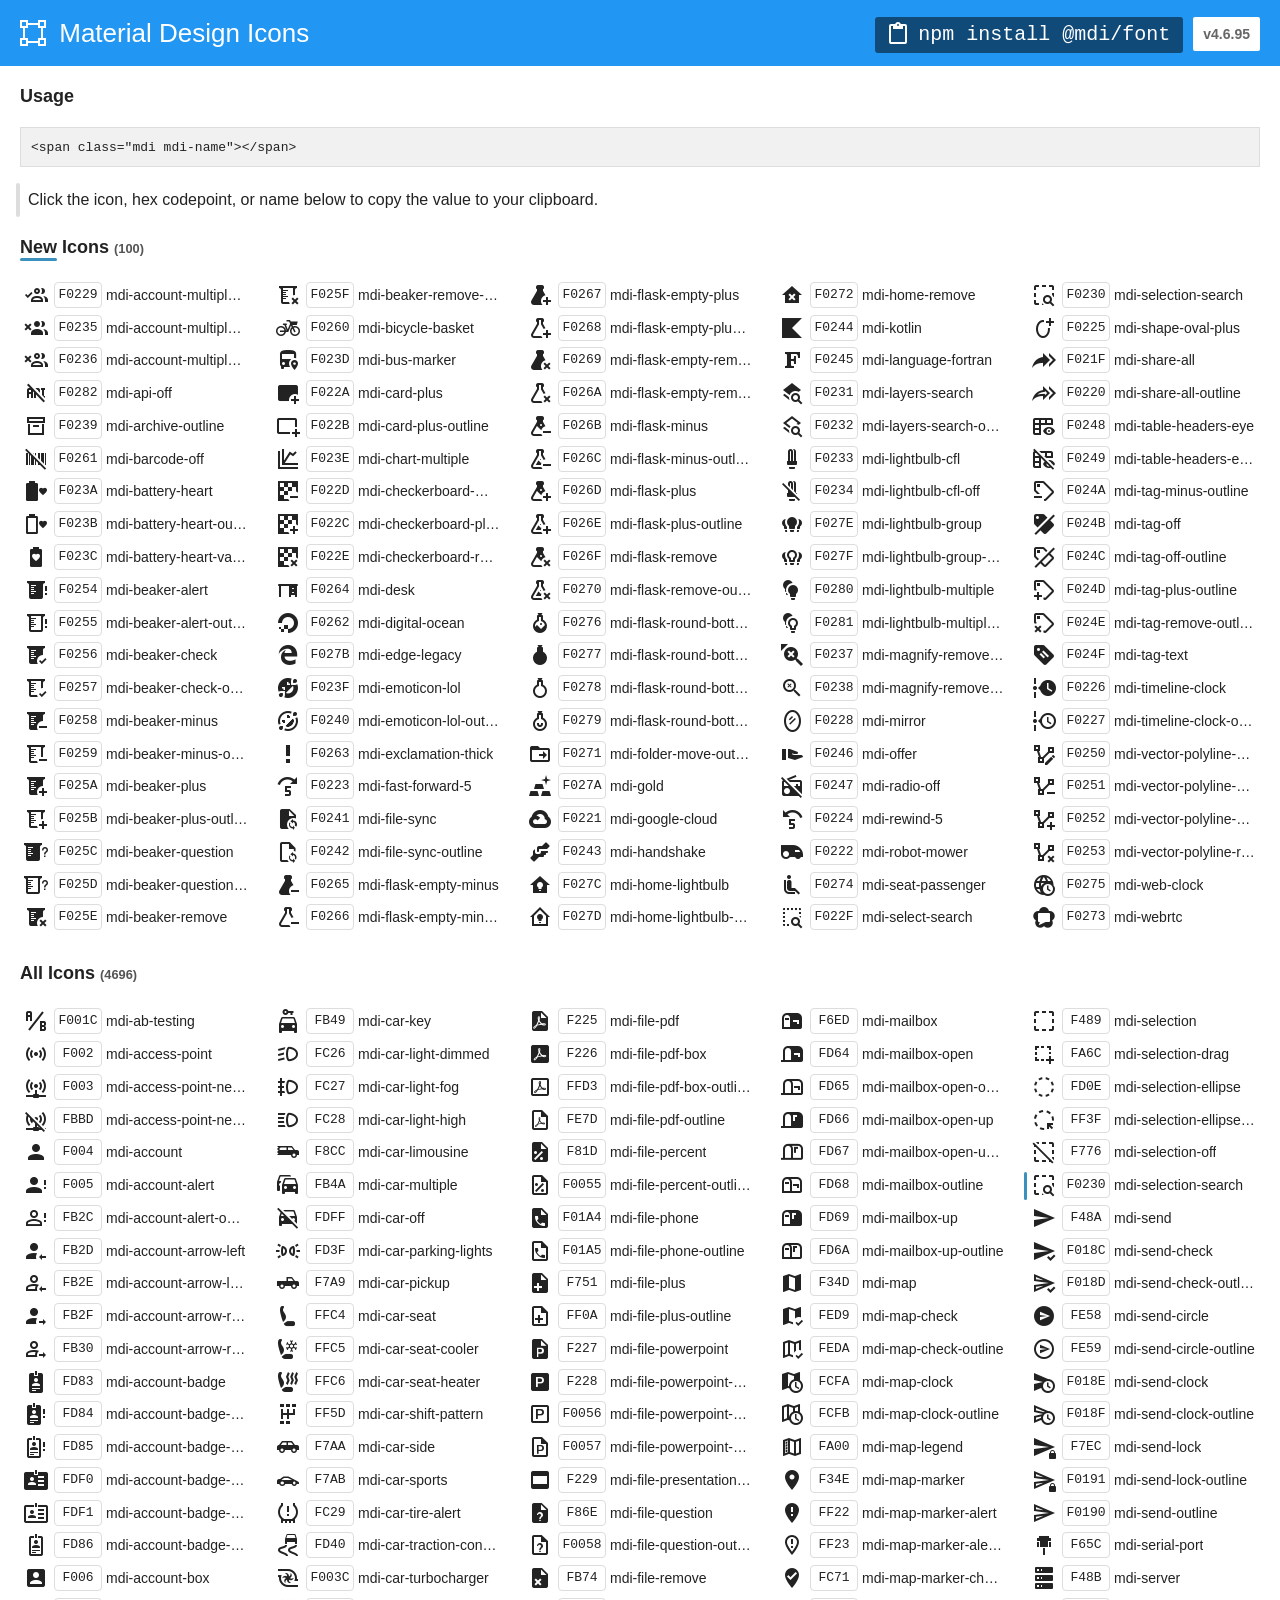
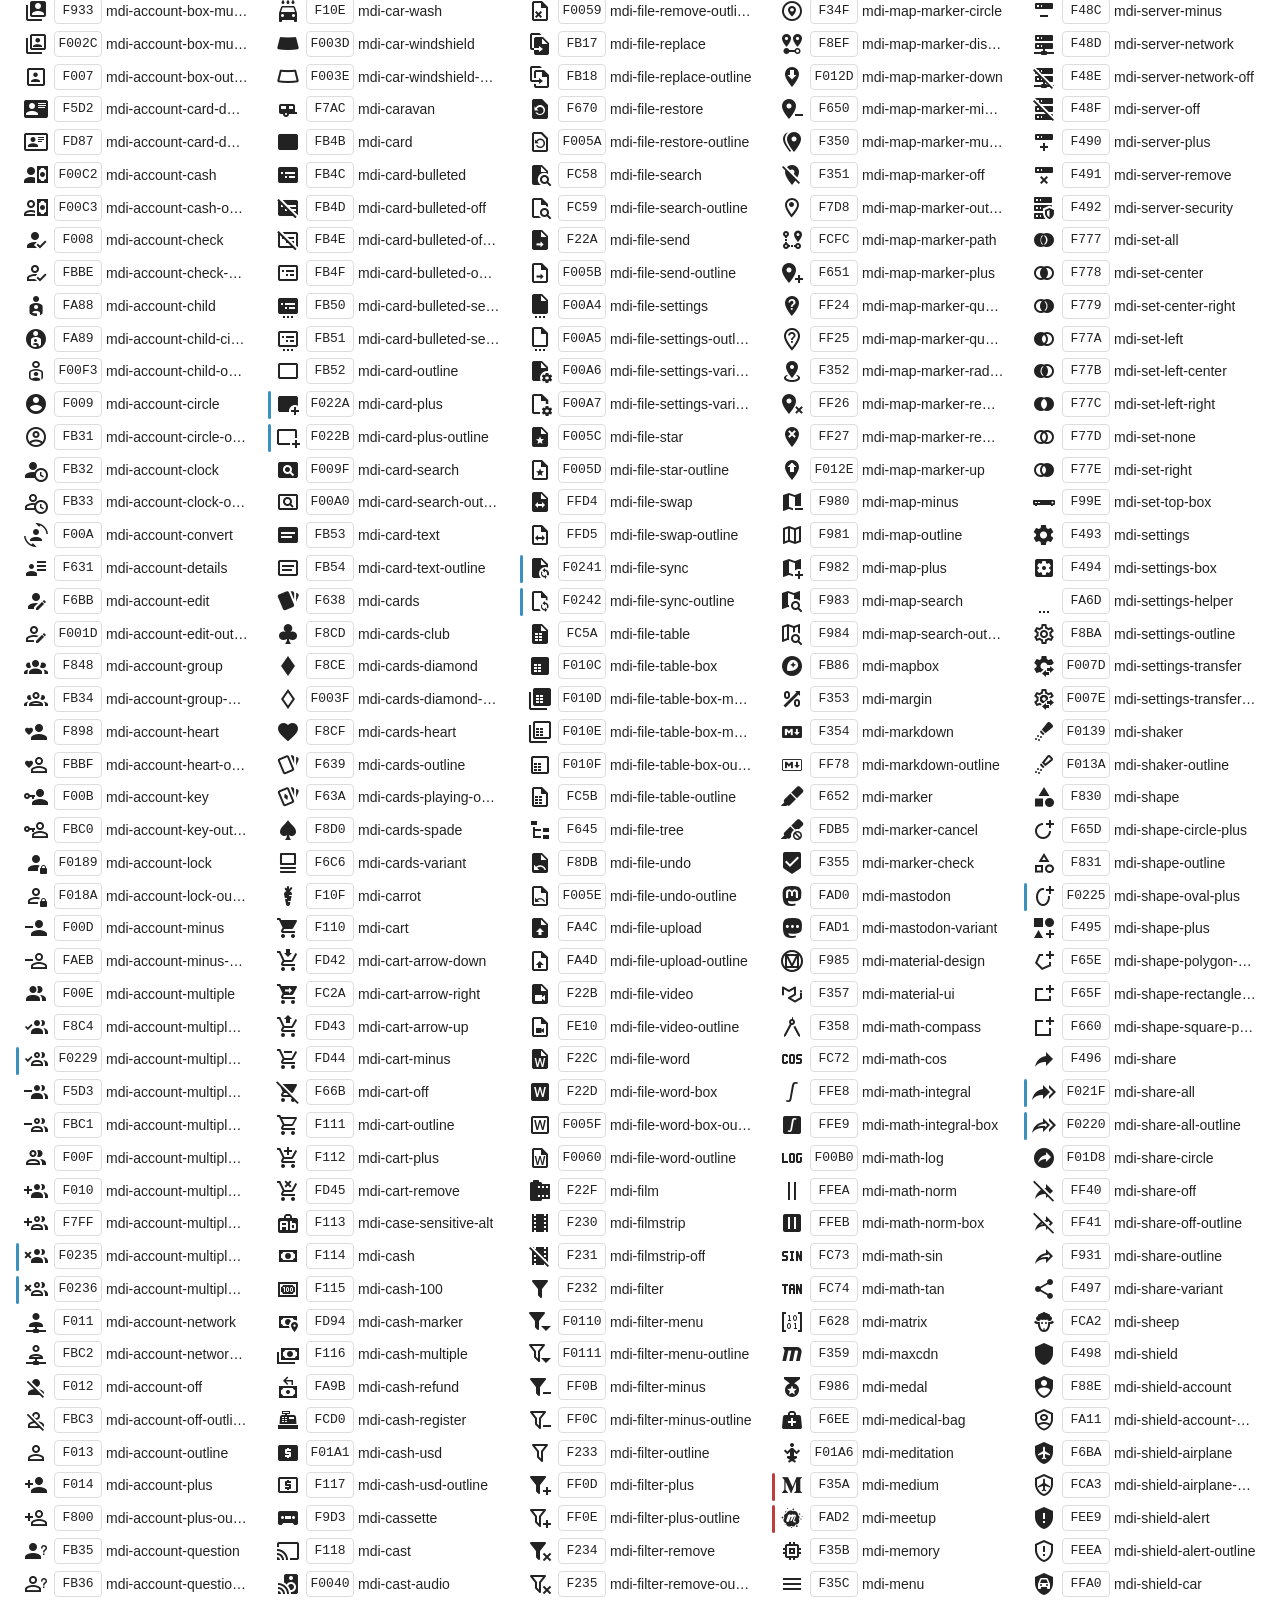
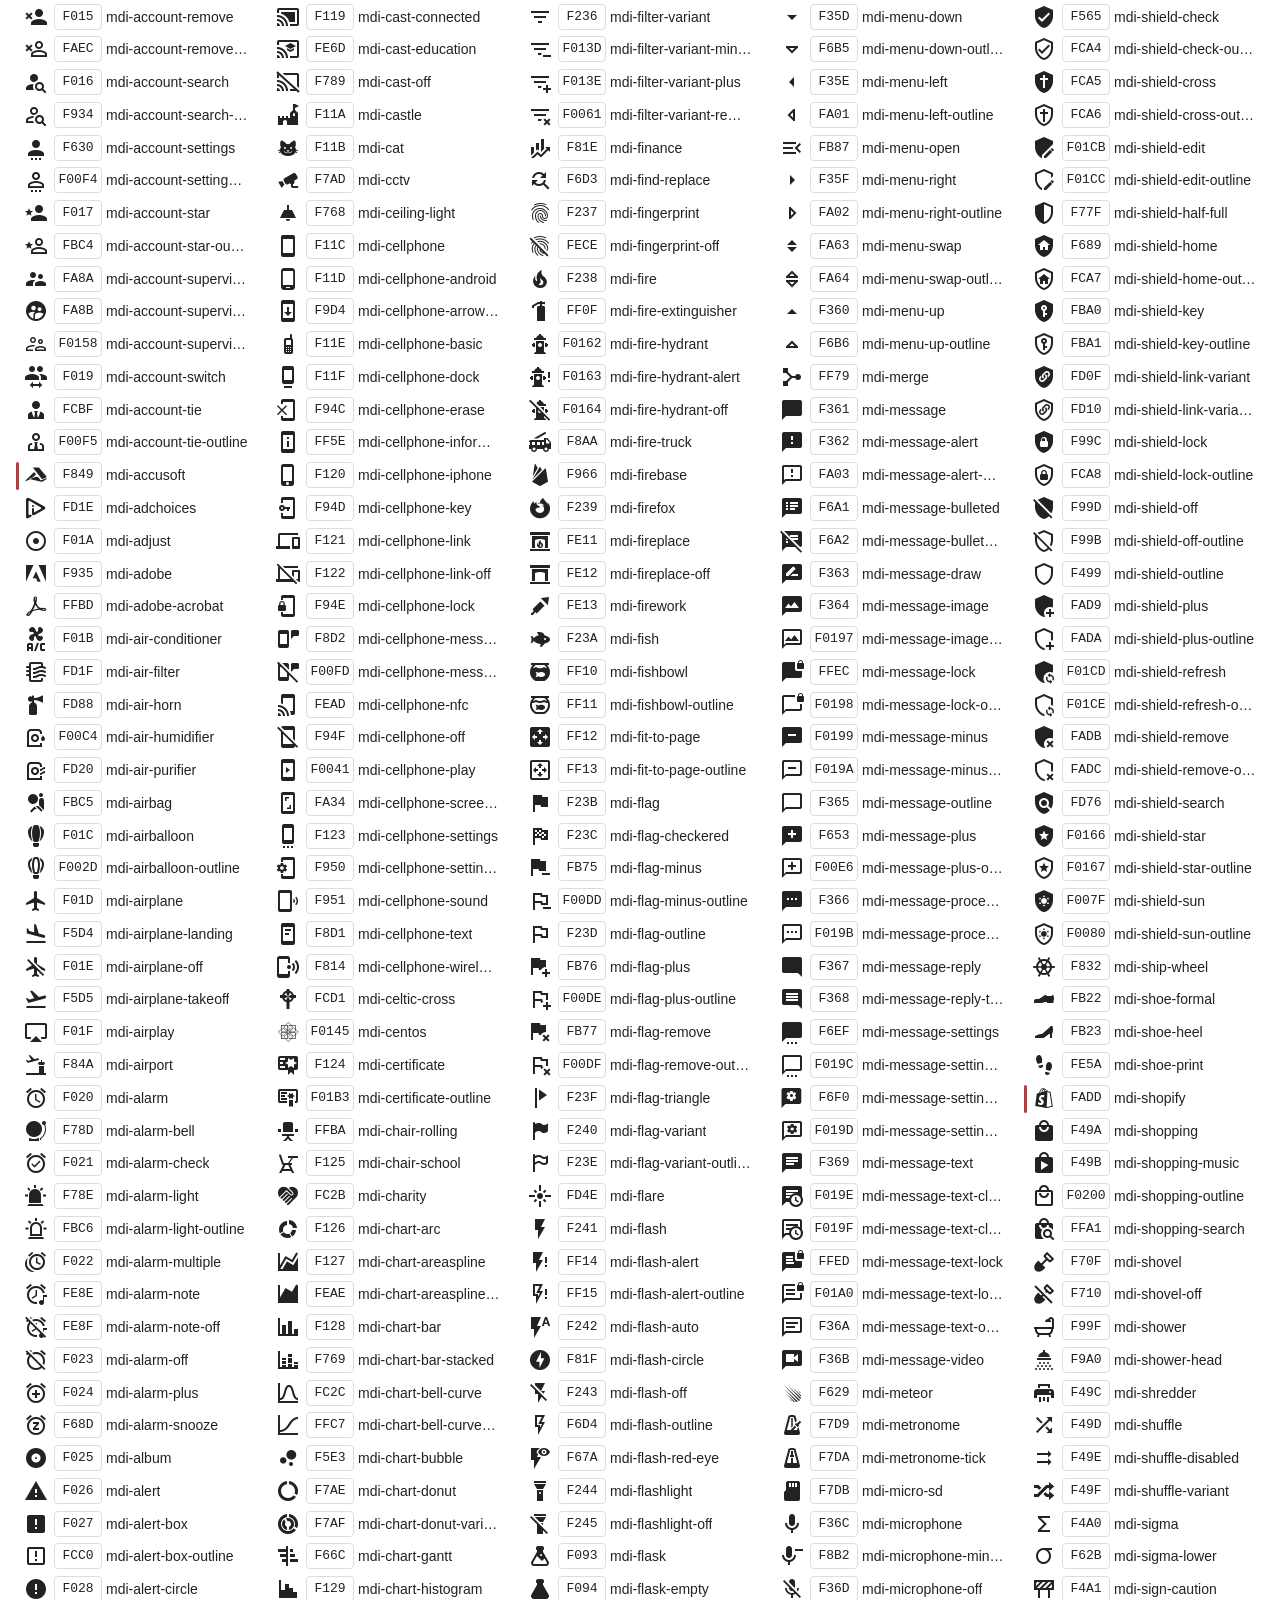
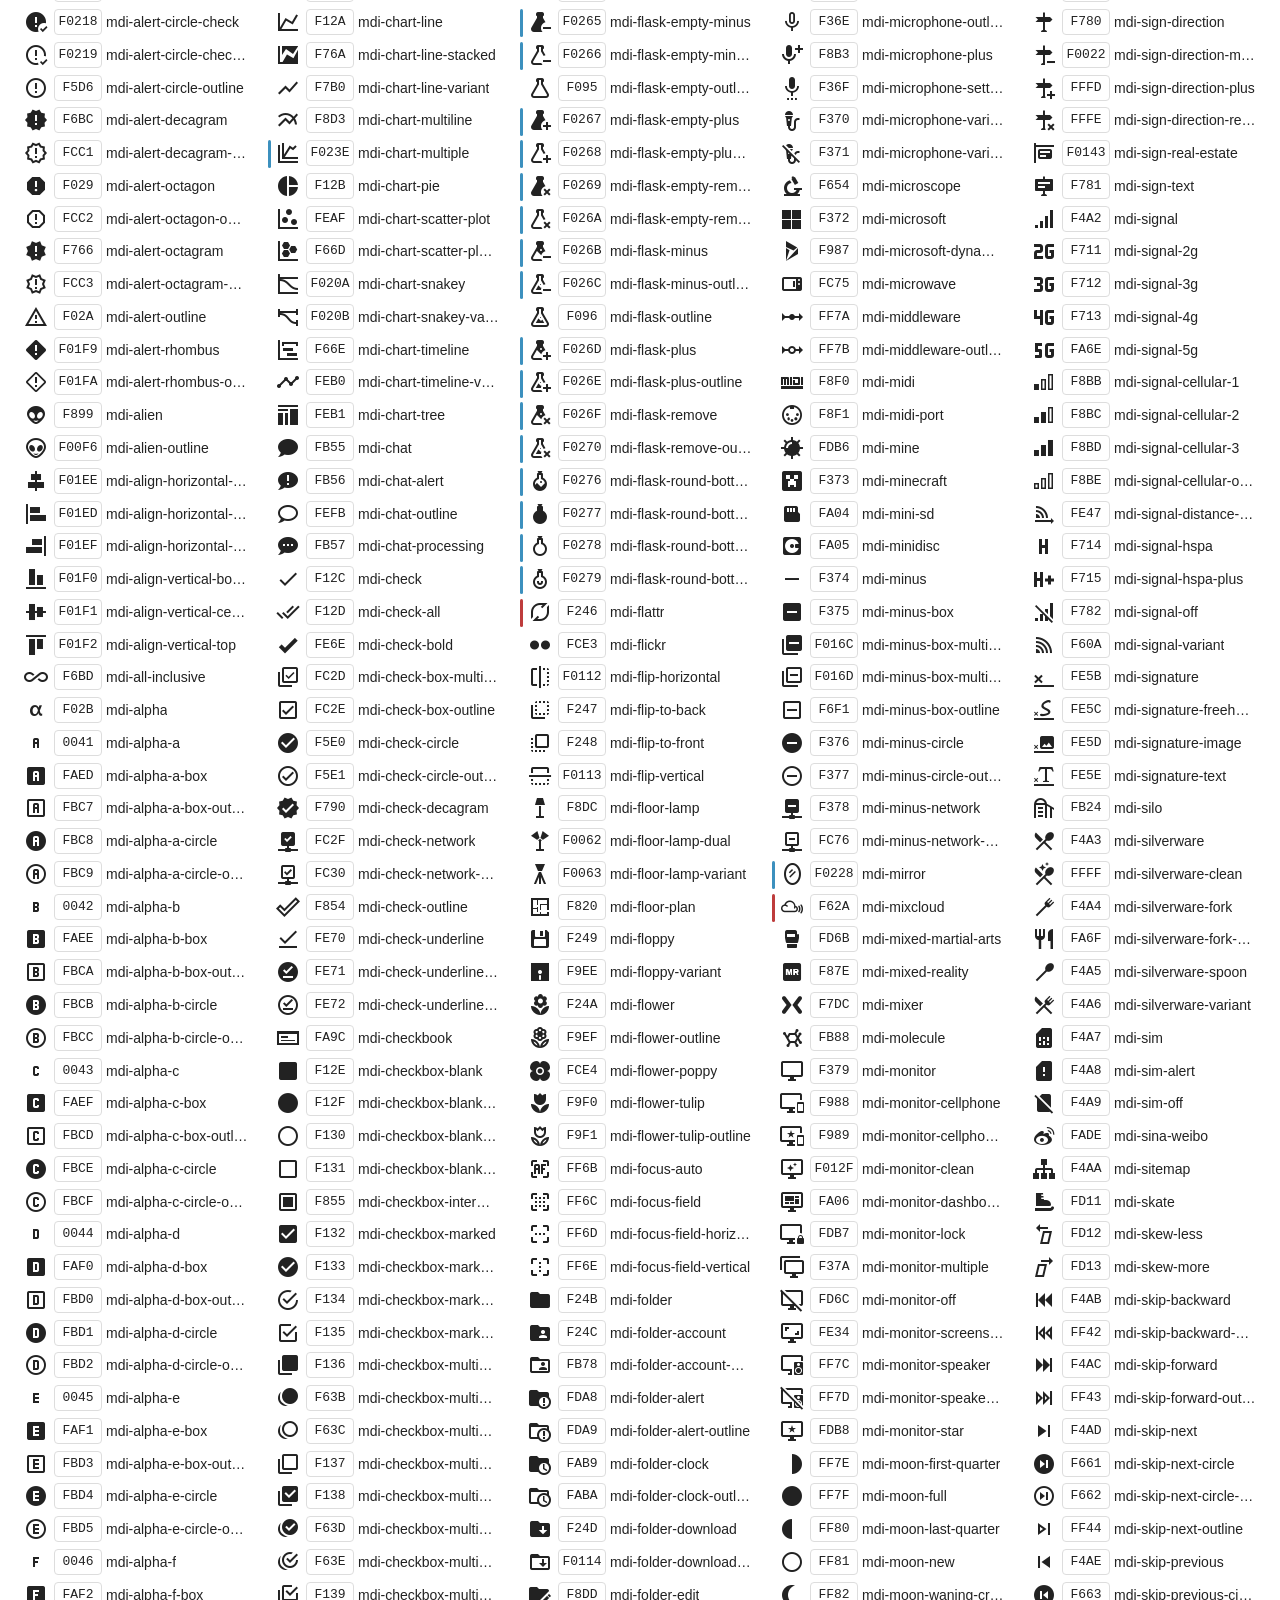
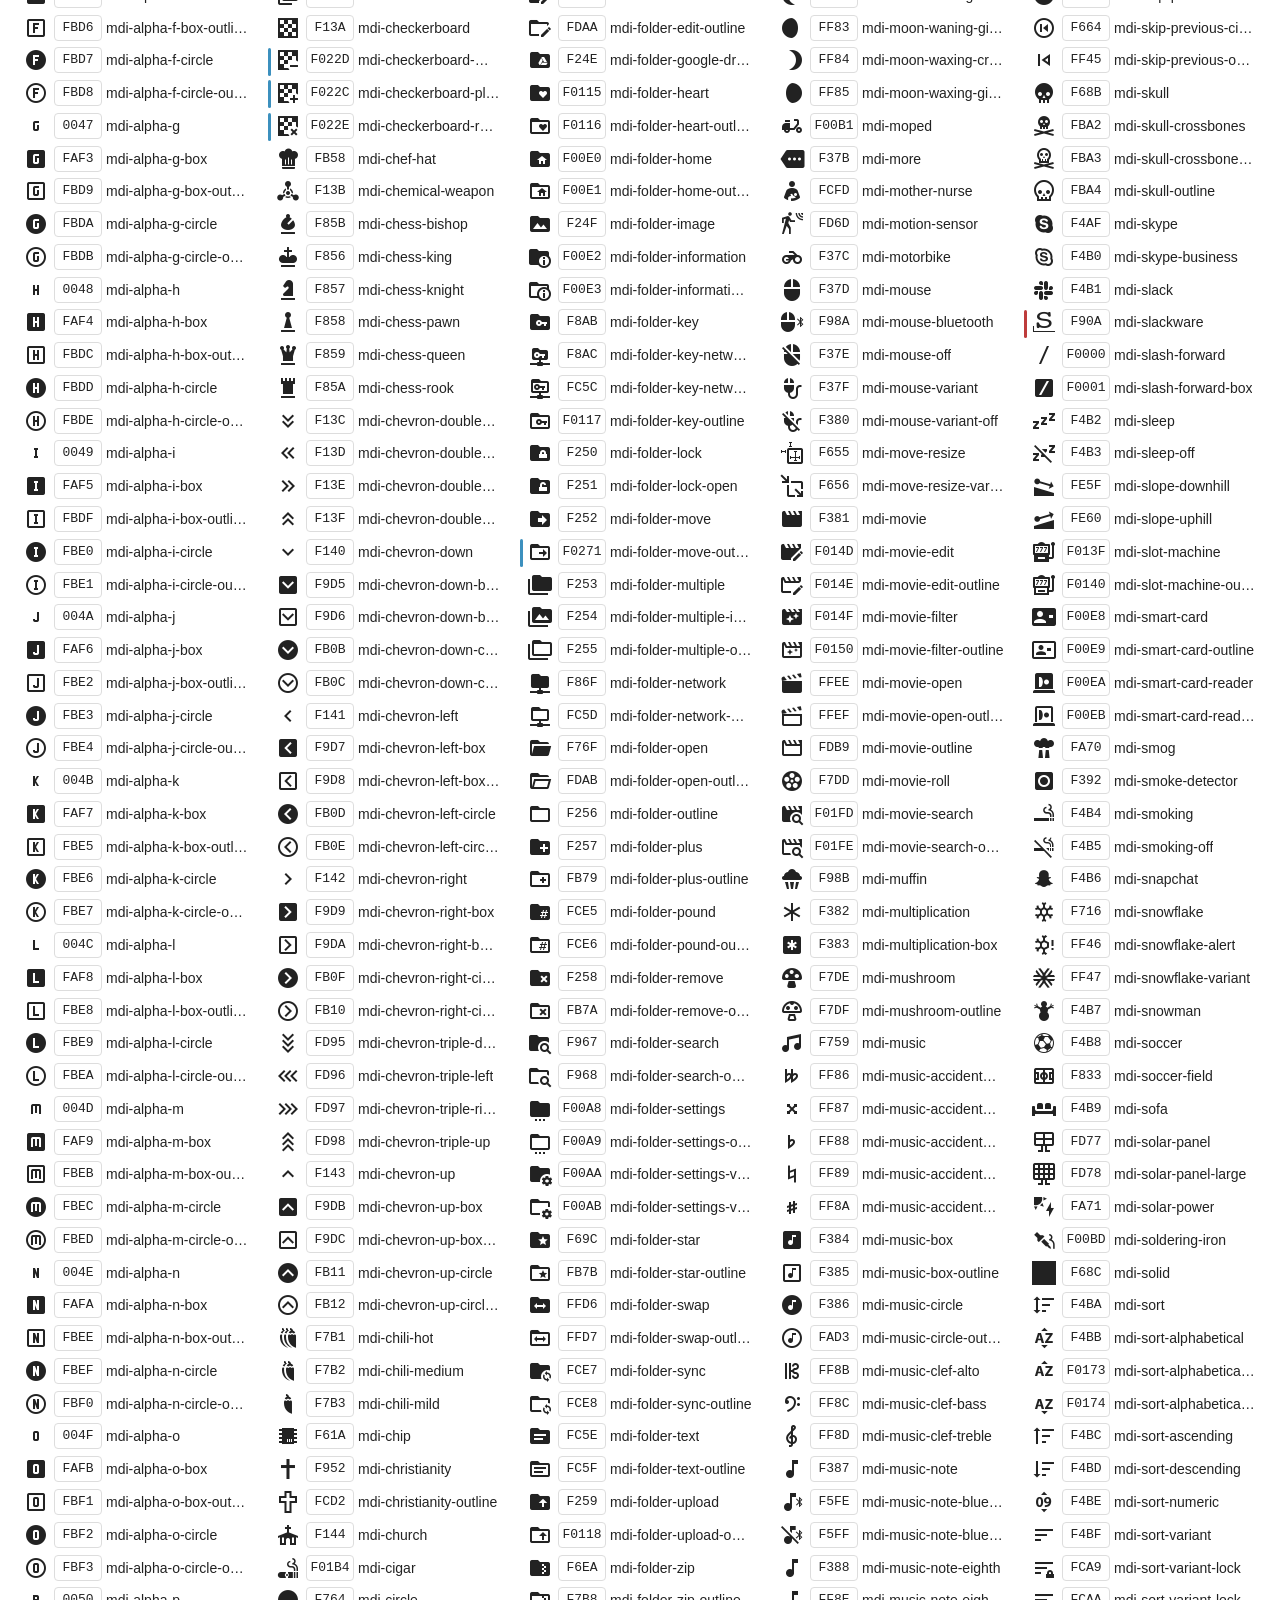
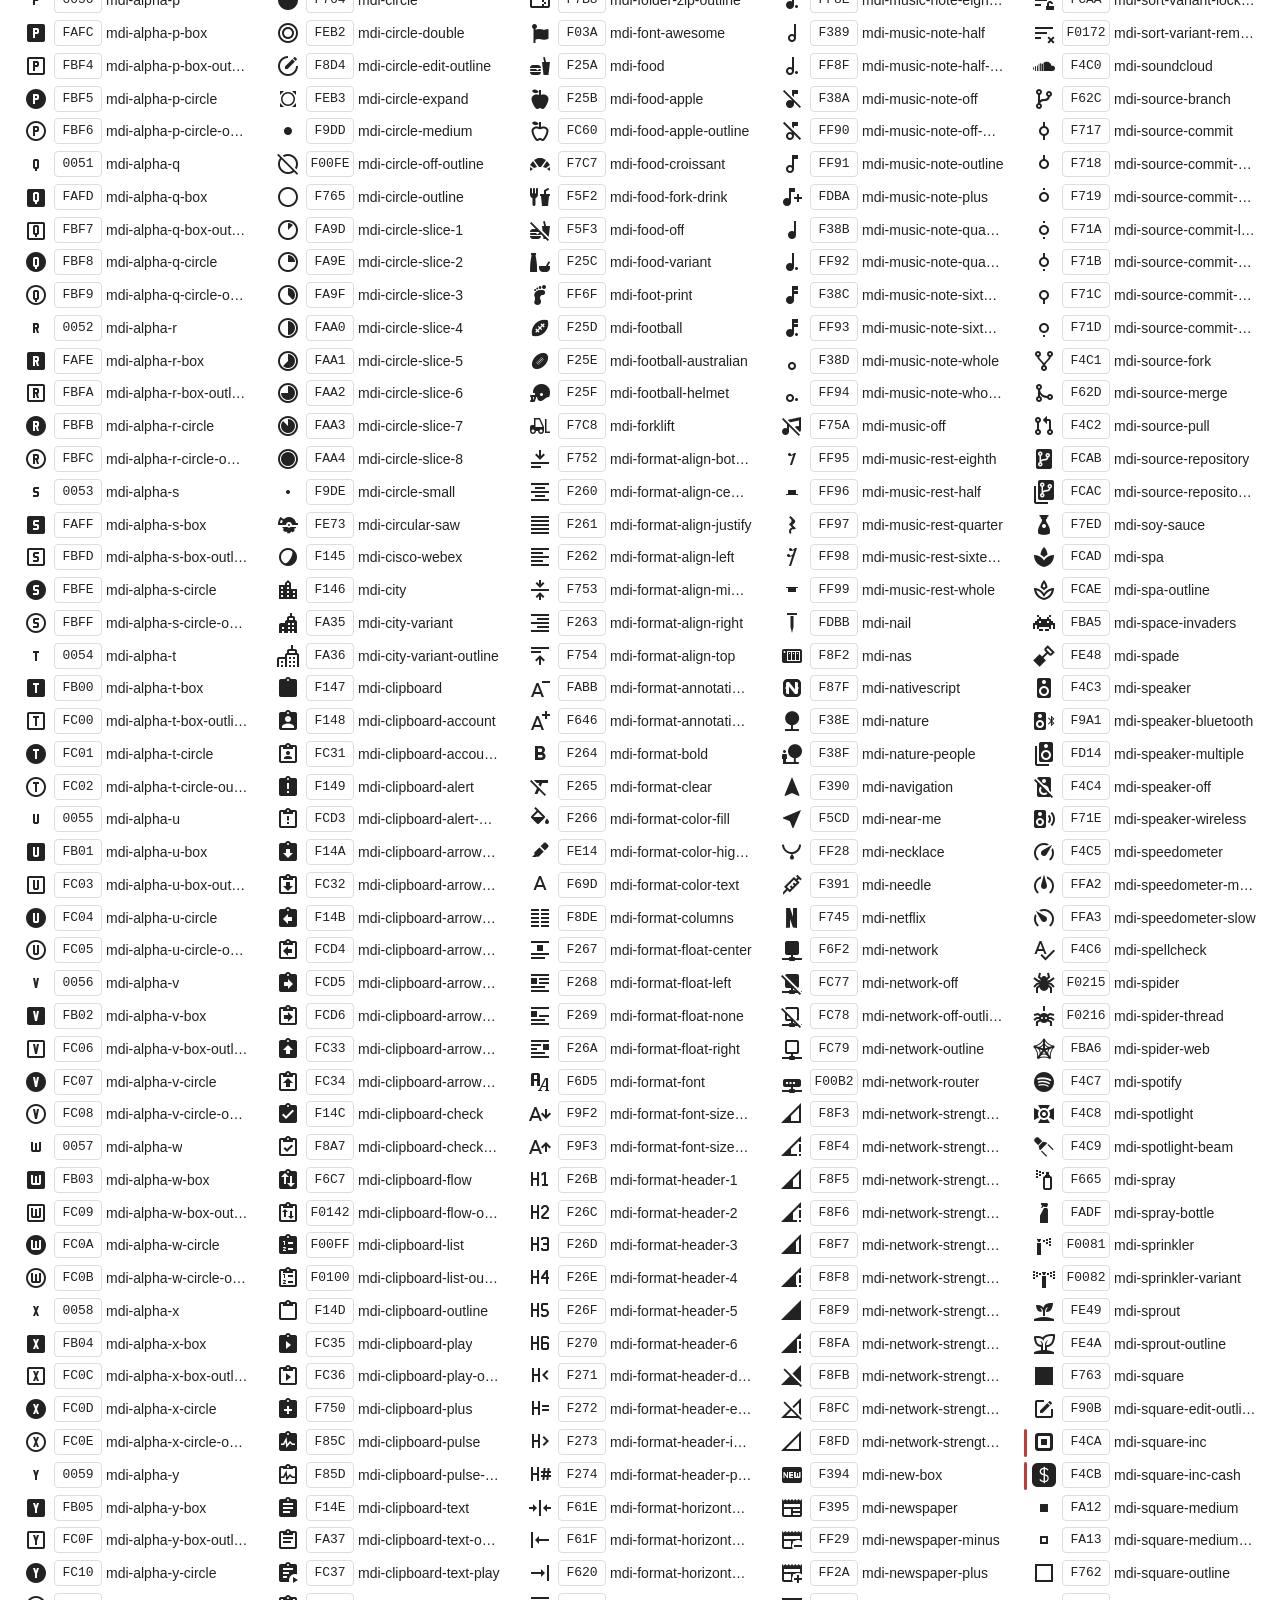
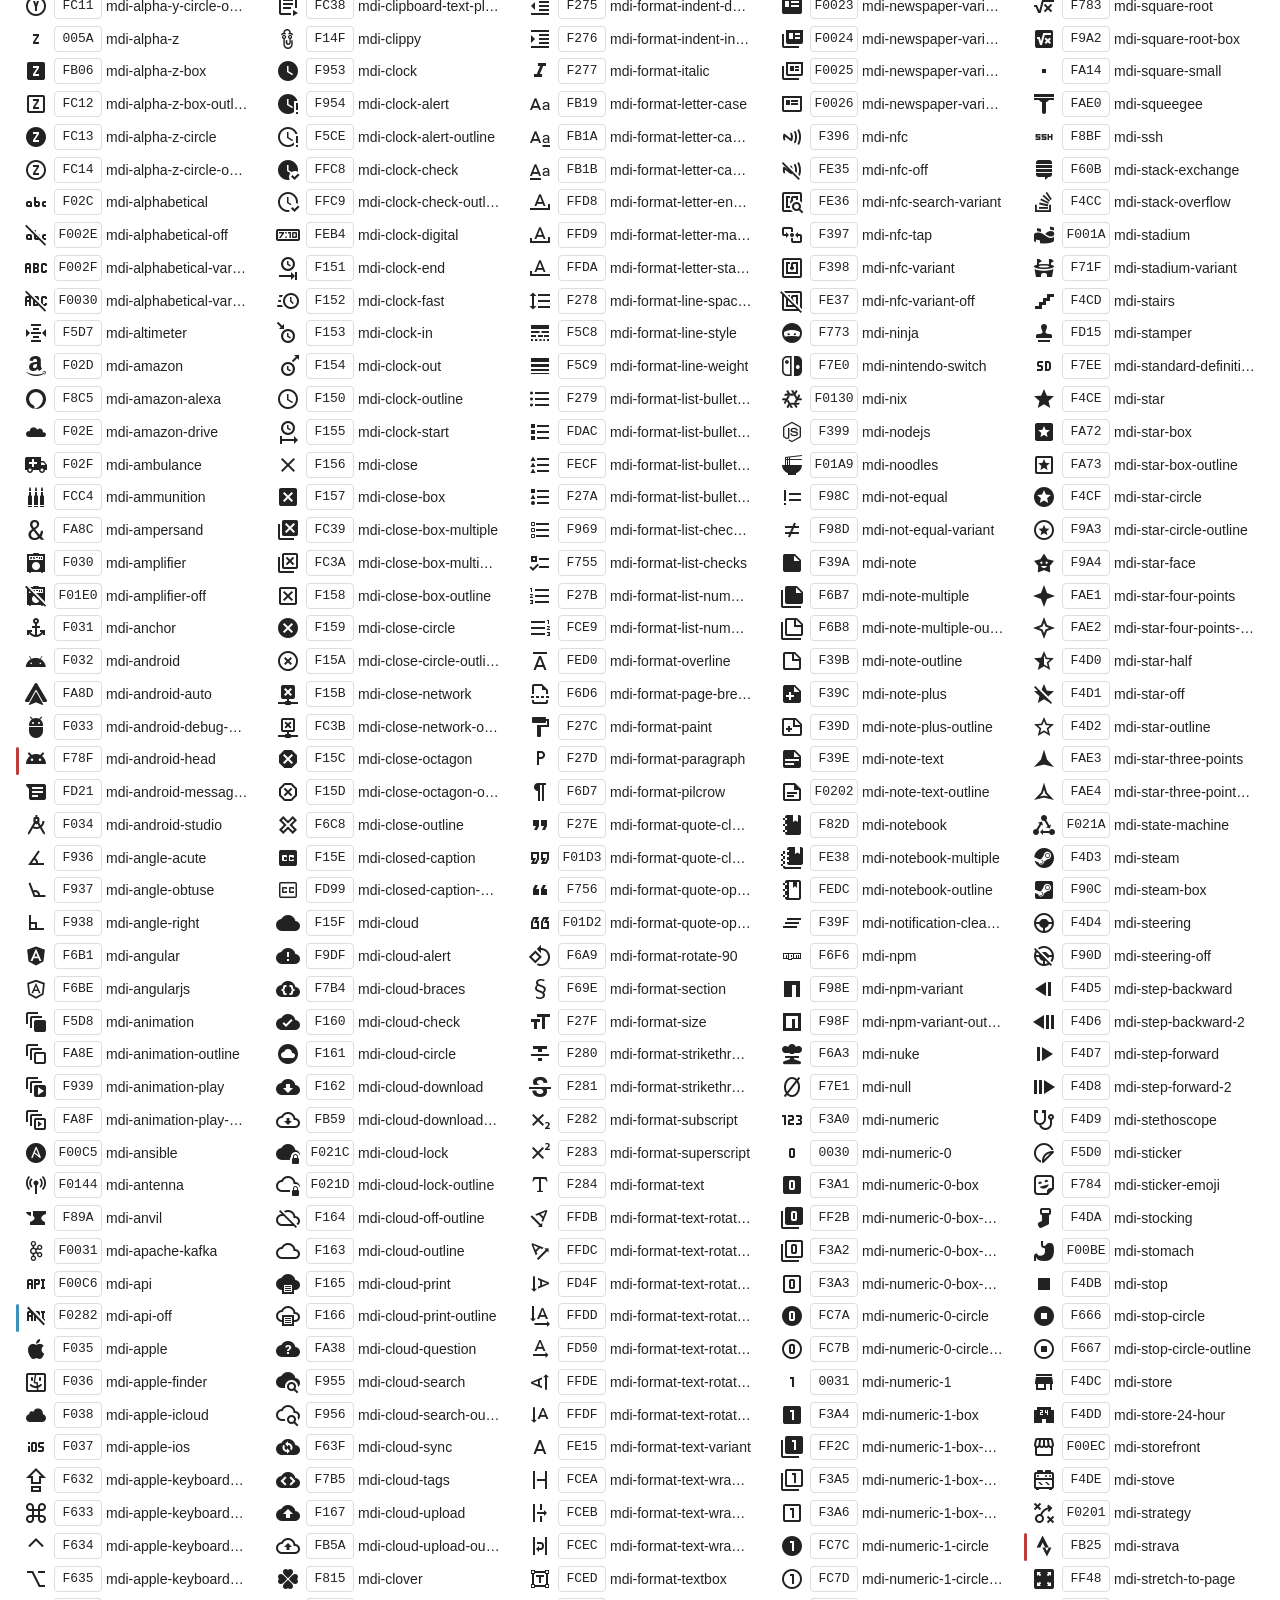
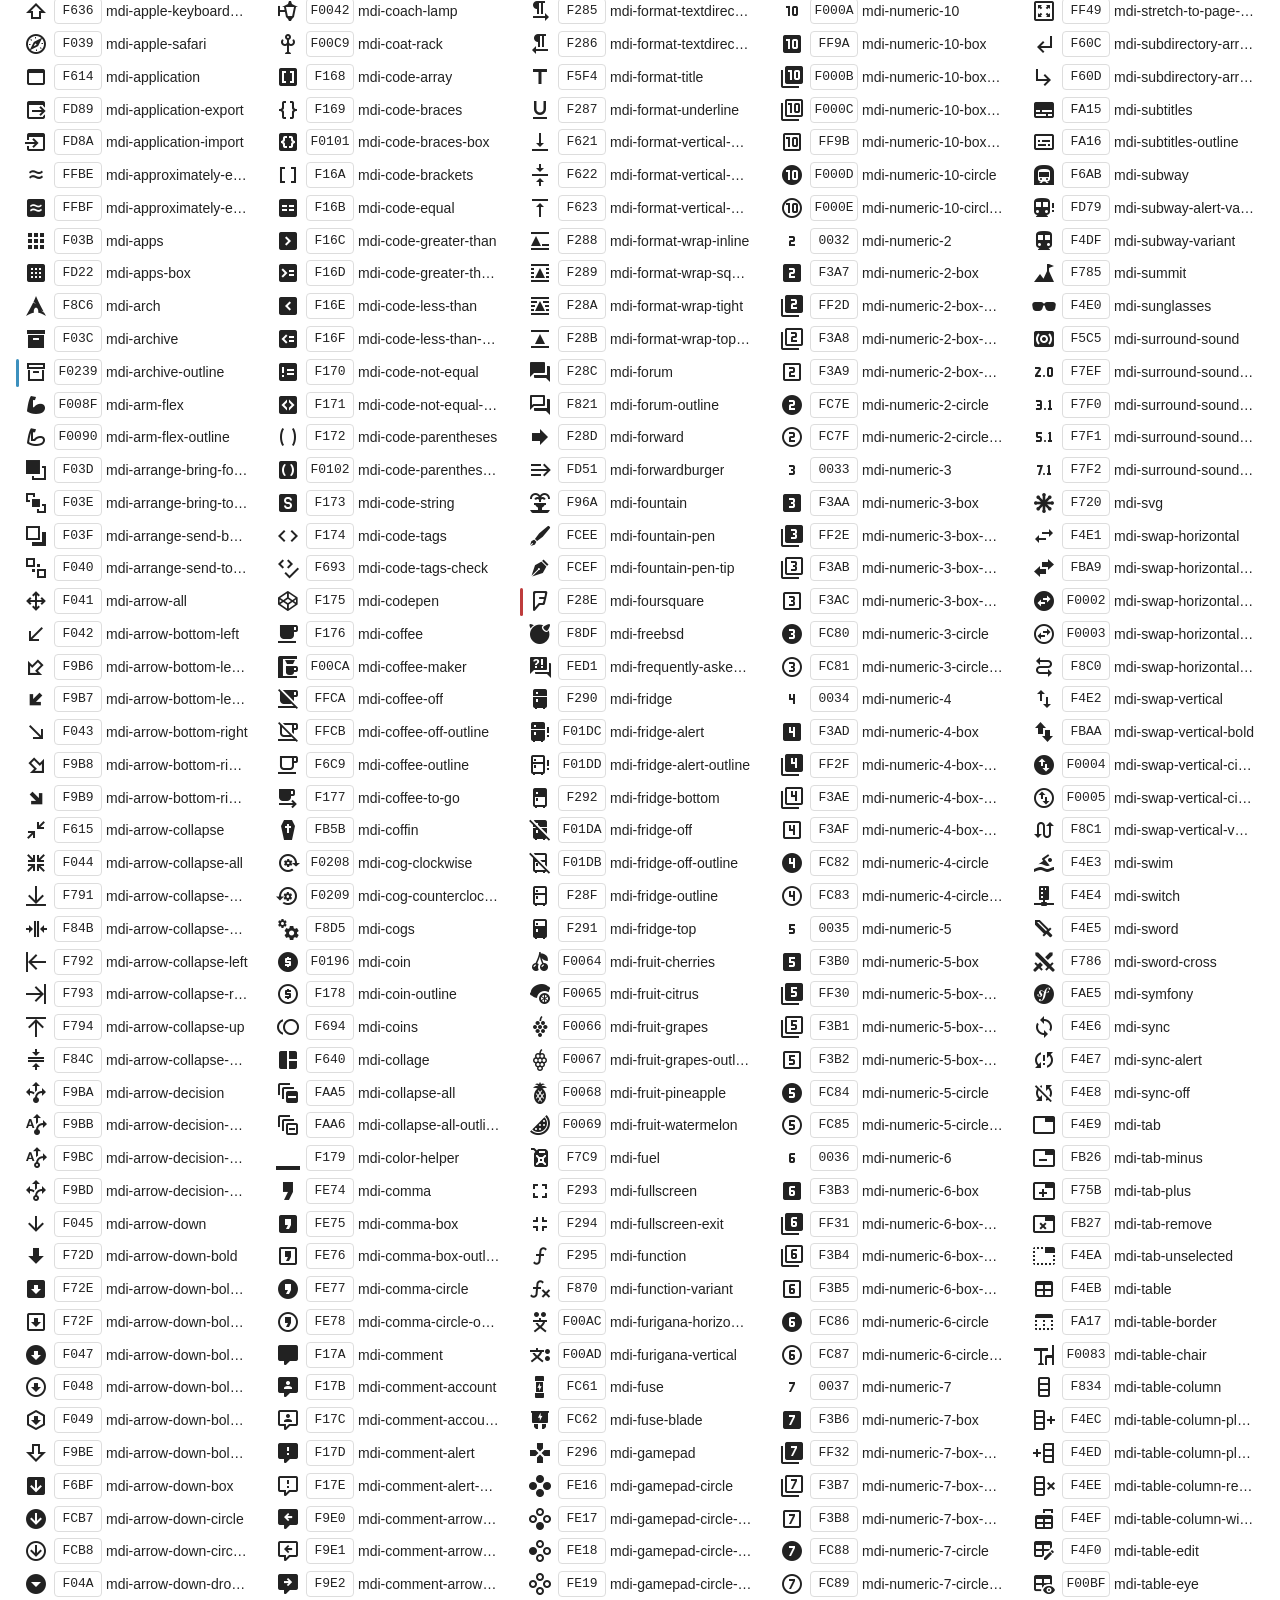
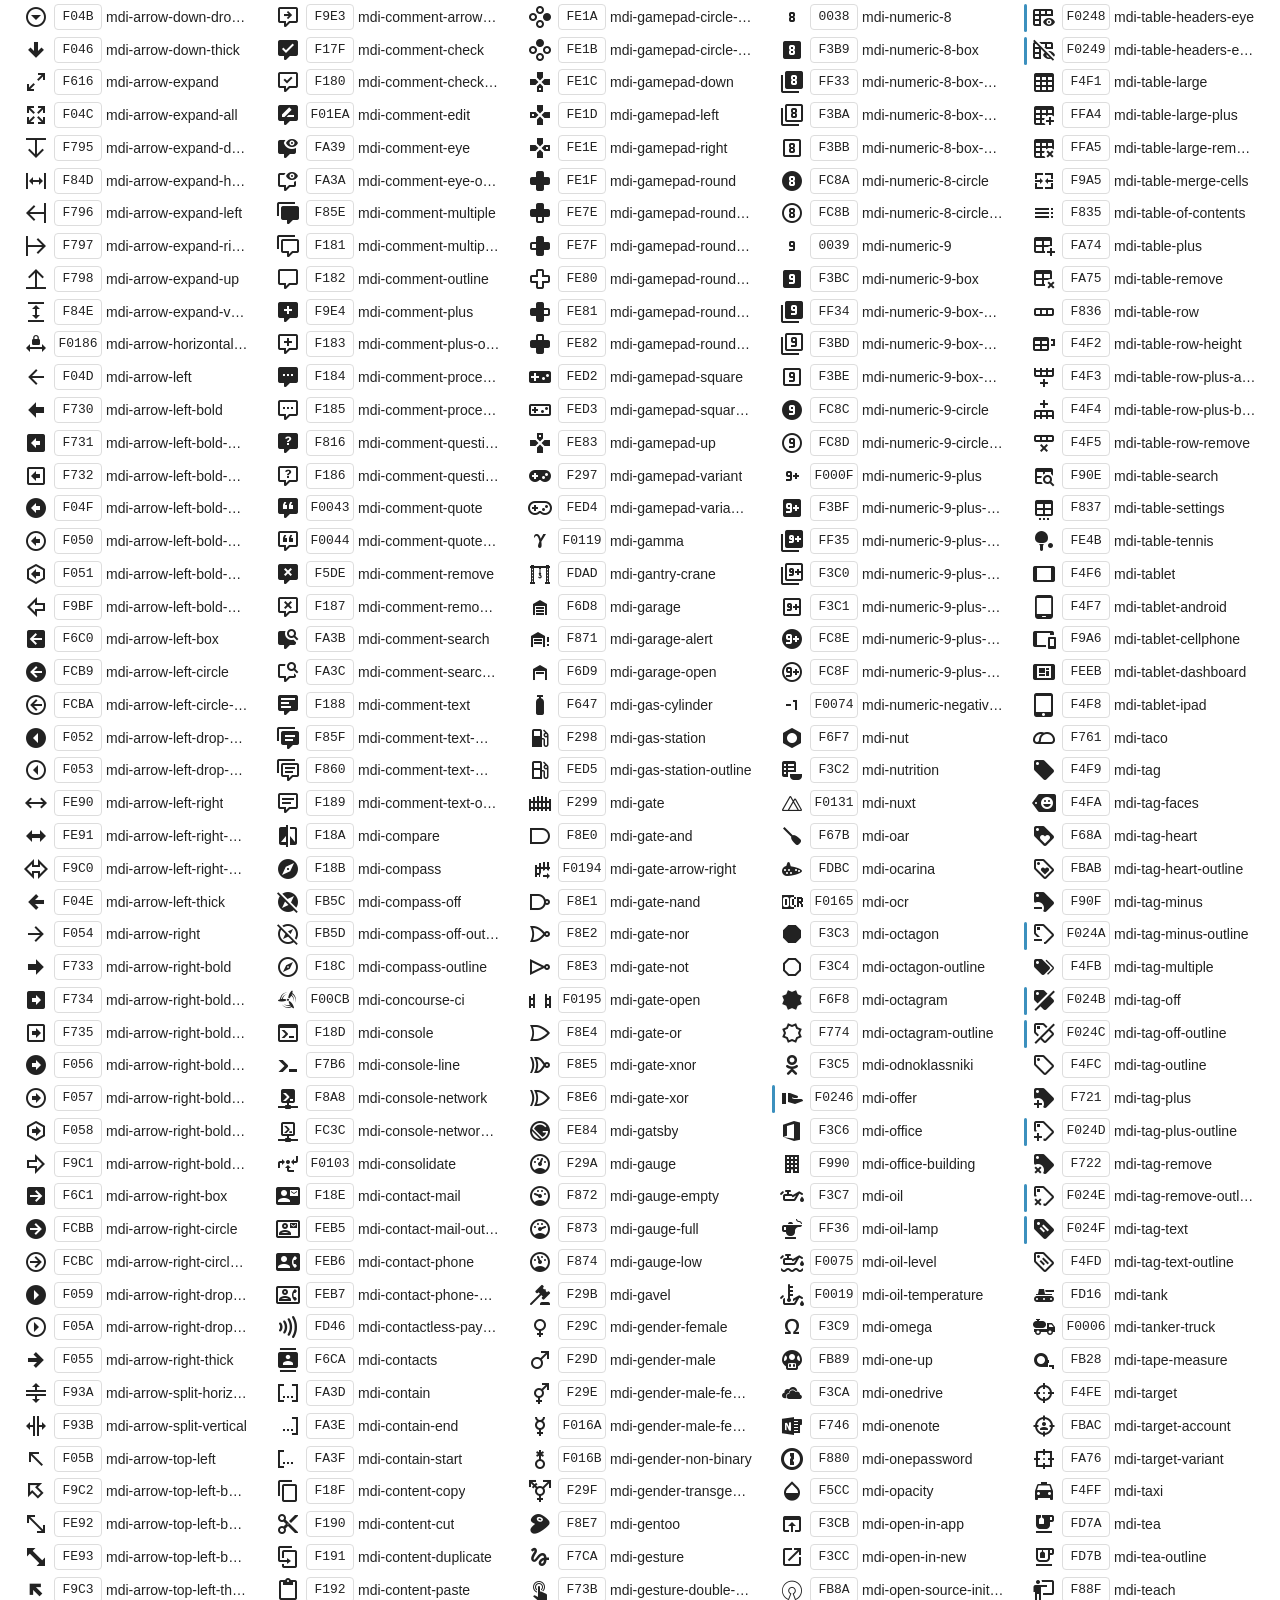
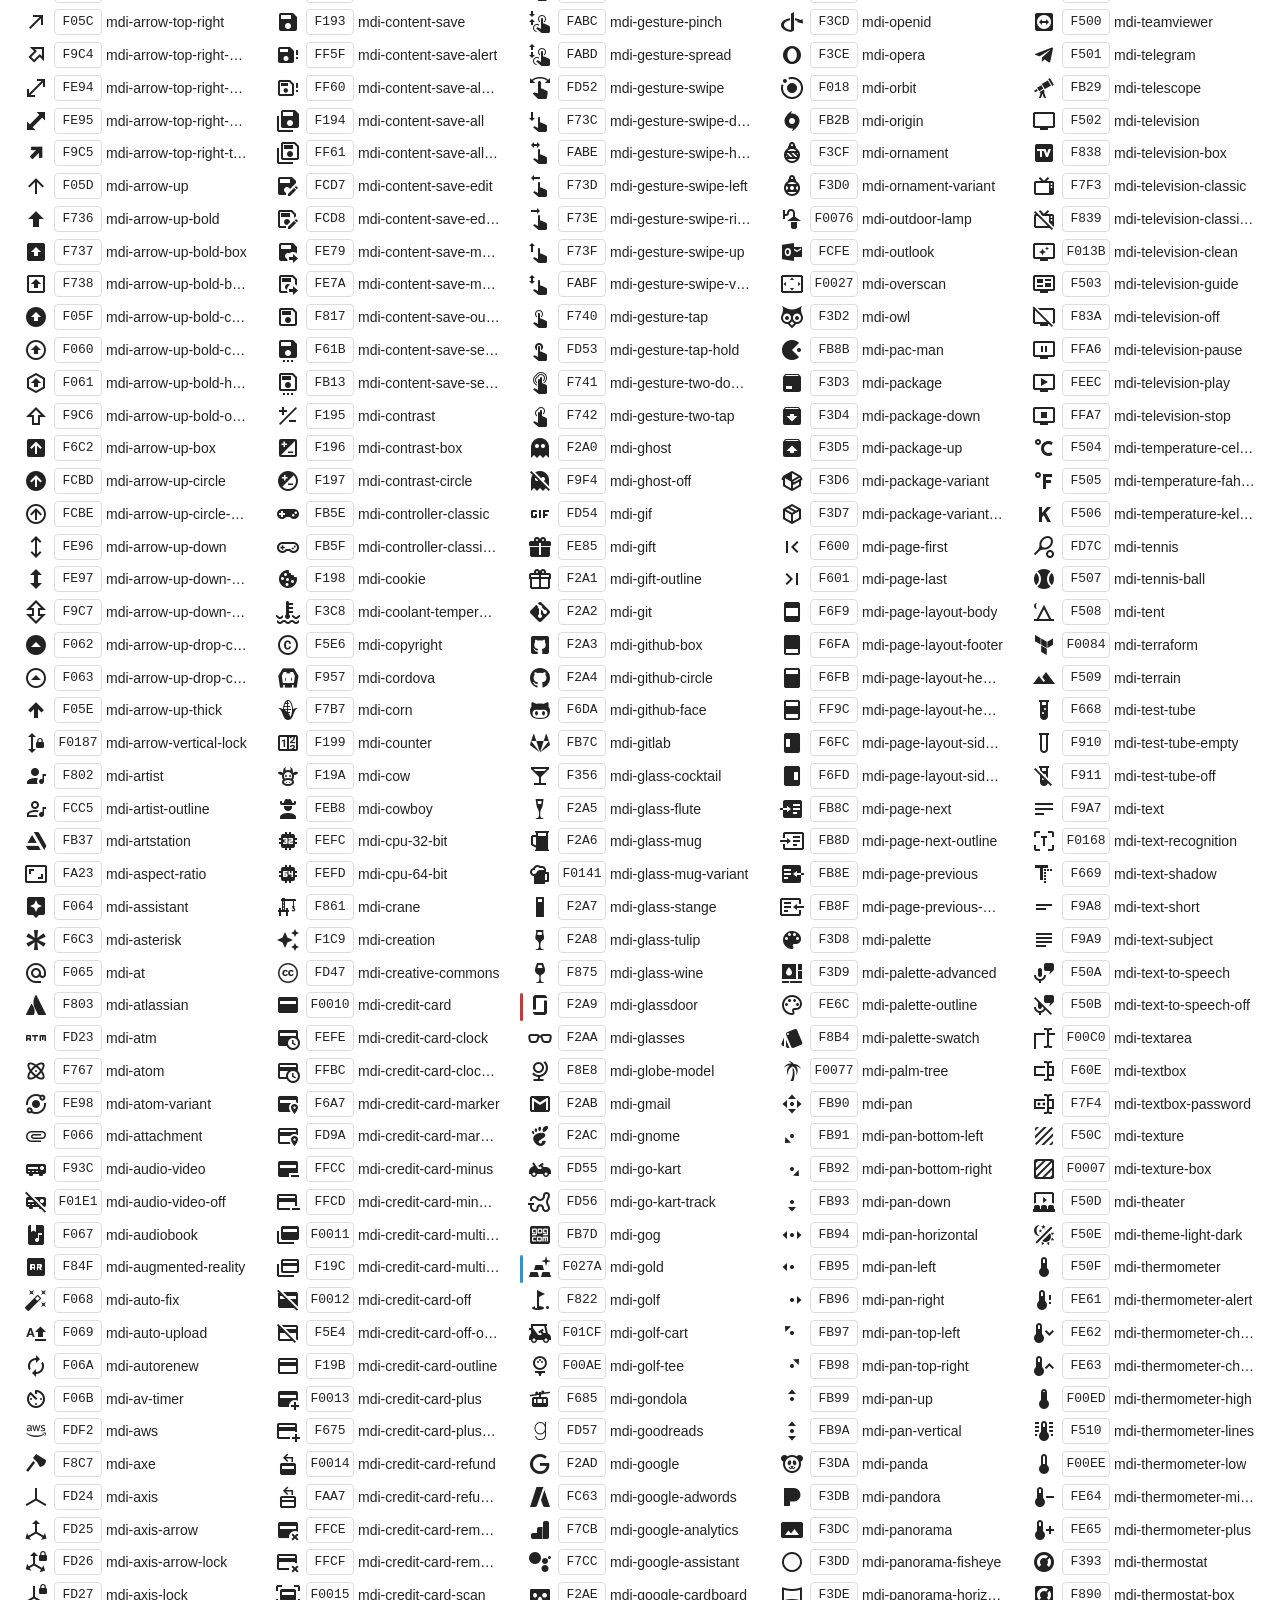
<file: libs/MaterialDesign/preview.html>
﻿<!doctype html>
<html lang="en">

<head>
    <meta charset="utf-8" />
    <meta name="google" content="notranslate">
    <title>Material Design Icons</title>
    <style>
        * {
            margin: 0;
            padding: 0;
        }

        body {
            margin: 0;
            padding: 0;
            background: #fff;
            color: #222;
        }

        h1,
        h2,
        h3,
        p,
        div,
        blockquote,
        footer {
            font-family: "Helvetica Neue", Arial, sans-serif;
        }

        h1 {
            padding: 20px 20px 16px 20px;
            font-size: 26px;
            line-height: 26px;
            font-weight: normal;
            color: #FFF;
            background-color: #2196F3;
        }

        h1 svg {
            vertical-align: middle;
            width: 26px;
            height: 26px;
            margin: 0 6px 4px 0;
        }

        h1 svg path {
            fill: #FFF;
        }

        h1 .version {
            font-size: 14px;
            background: #FFF;
            padding: 4px 10px;
            float: right;
            border-radius: 2px;
            margin: -3px 0 0 0;
            color: #666;
            font-weight: bold;
        }

        h1 .version::before {
            content: 'v';
        }

        h1 code {
            font-size: 20px;
            background: rgba(0, 0, 0, 0.5);
            padding: 4px 12px;
            border-radius: 3px;
            float: right;
            margin: -3px 10px 0 0;
            border: 1px solid transparent;
            cursor: pointer;
        }

        h1 code:hover {
            border: 1px solid #FFF;
        }

        h1 code svg {
            width: 24px;
            height: 24px;
            margin: -1px -4px 0 -2px
        }

        h2 {
            font-size: 18px;
            padding: 20px;
        }

        h2 small {
            color: #555;
            font-size: 0.8rem;
        }

        h2 small::before {
            content: '(';
        }

        h2 small::after {
            content: ')';
        }

        h2 span {
            position: relative;
        }

        h2.newicons span::before {
            position: absolute;
            content: ' ';
            width: 100%;
            height: 0.2rem;
            bottom: -0.25rem;
            background: #3C90BE;
            border-radius: 0.1rem;
        }

        h2.deprecatedicons span::before {
            position: absolute;
            content: ' ';
            width: 100%;
            height: 0.2rem;
            bottom: -0.25rem;
            background: #BE3C3C;
            border-radius: 0.1rem;
        }

        h3 {
            font-size: 14px;
            padding: 10px 20px 0 20px;
            font-weight: bold;
        }

        p {
            padding: 10px 20px;
        }

        p code {
            display: inline-block;
            vertical-align: middle;
            background: #F1F1F1;
            padding: 3px 5px;
            border-radius: 3px;
            border: 1px solid #DDD;
        }

        p i.mdi {
            vertical-align: middle;
            border-radius: 4px;
            display: inline-block;
        }

        p i.mdi.dark-demo {
            background: #333;
        }

        p.note {
            color: #999;
            font-size: 14px;
            padding: 0 20px 5px 20px;
        }

        p.deprecated {
            margin: -0.5rem 0 0.25rem 0;
        }

        p.extras {
            margin-top: -0.5rem;
        }

        div.icons {
            padding: 0 20px 10px 20px;
            -webkit-column-count: 5;
            -moz-column-count: 5;
            column-count: 5;
            -webkit-column-gap: 20px;
            -moz-column-gap: 20px;
            column-gap: 20px;
        }

        div.icons div {
            line-height: 2em;
        }

        div.icons div span {
            cursor: pointer;
            font-size: 14px;
            text-overflow: ellipsis;
            display: inline-block;
            max-width: calc(100% - 90px);
            overflow: hidden;
            vertical-align: middle;
            white-space: nowrap;
        }

        div.icons div code:hover,
        div.icons div span:hover,
        div.icons div i:hover {
            color: #3c90be;
        }

        div.icons div code:hover {
            border-color: #3c90be;
        }

        div.icons div code {
            border: 1px solid #DDD;
            width: 46px;
            margin-left: 2px;
            margin-right: 4px;
            border-radius: 4px;
            display: inline-block;
            vertical-align: middle;
            text-align: center;
            line-height: 24px;
            cursor: pointer;
        }

        div.icons div i {
            display: inline-block;
            width: 32px;
            height: 24px;
            text-align: center;
            vertical-align: middle;
            cursor: pointer;
            line-height: 24px;
        }

        div.icons .mdi::before {
            font-size: 24px;
        }

        div.icons div.new::before {
            content: ' ';
            width: 0.2rem;
            height: 1.75rem;
            position: absolute;
            margin-top: 0.25rem;
            margin-left: -0.25rem;
            background: #3C90BE;
            border-radius: 0.1rem;
        }

        div.icons div.deprecated::before {
            content: ' ';
            width: 0.2rem;
            height: 1.75rem;
            position: absolute;
            margin-top: 0.25rem;
            margin-left: -0.25rem;
            background: #BE3C3C;
            border-radius: 0.1rem;
        }

        pre {
            margin: 0 20px;
            font-family: Consolas, monospace;
            padding: 10px;
            border: 1px solid #DDD;
            background: #F1F1F1;
        }

        blockquote {
            position: relative;
            margin: 1rem 1rem 0 1rem;
            padding: 0.5rem 0.5rem 0.5rem 0.75rem;
        }

        blockquote.note::before {
            content: ' ';
            width: 0.25rem;
            height: 100%;
            background: #DDD;
            position: absolute;
            border-radius: 0.25rem;
            top: 0;
            left: 0;
        }

        blockquote.deprecated::before {
            content: ' ';
            width: 0.25rem;
            height: 100%;
            background: #BE3C3C;
            position: absolute;
            border-radius: 0.25rem;
            top: 0;
            left: 0;
        }

        div.copied {
            position: fixed;
            top: 100px;
            left: 50%;
            width: 200px;
            text-align: center;
            color: #3c763d;
            background-color: #dff0d8;
            border: 1px solid #d6e9c6;
            padding: 10px 15px;
            border-radius: 4px;
            margin-left: -100px;
            box-shadow: 0 0 10px rgba(0, 0, 0, 0.2);
        }

        div.examples {
            display: flex;
            flex-wrap: wrap;
            margin: 0.5rem 1.25rem;
        }

        div.examples > div {
            display: flex;
            margin-right: 0.5rem;
            margin-bottom: 0.5rem;
        }

        div.examples > div > div:first-child {
            display: flex;
            padding: 0.5rem;
            border-radius: 0.25rem;
            box-shadow: 0 0 0.25rem rgba(0, 0, 0, 0.4);
            background: #FFF;
            z-index: 1;
            align-items: center;
            justify-content: center;
        }

        div.examples > div > div:first-child + div {
            display: flex;
            margin-left: -0.25rem;
            padding: 0.5rem 0.75rem 0.5rem 1rem;
            background: #222;
            border-radius: 0 0.25rem 0.25rem 0;
        }

        div.examples > div > div:first-child + div > code {
            color: #FFF;
            align-self: center;
        }

        div.examples > div > div.dark:first-child {
            background: #444;
        }

        div.examples i {
            display: flex;
        }

        div.examples-size > div > div:first-child {
            min-width: 3rem;
        }

        footer {
            display: flex;
            padding: 20px;
            color: #666;
            border-top: 1px solid #DDD;
            background: #F1F1F1;
        }

        footer > div:first-child {
            flex: 1;
        }

        footer > div:last-child {
            text-align: right;
        }

        footer a {
            color: #e91e63;
            text-decoration: none;
        }

        footer a:hover {
            text-decoration: underline;
        }
    </style>
    <link href="css/materialdesignicons.min.css" media="all" rel="stylesheet" type="text/css" />
</head>

<body>
    <h1>
        <svg>
            <path d="M0,0H8V3H18V0H26V8H23V18H26V26H18V23H8V21H18V18H21V8H18V5H8V8H5V18H8V26H0V18H3V8H0V0M2,2V6H6V2H2M2,20V24H6V20H2M20,2V6H24V2H20M20,20V24H24V20H20Z"></path>
        </svg>
        Material Design Icons
        <span class="version">4.6.95</span>
        <code id="npm" title="Copy to Clipboard">
            <svg viewBox="0 0 24 24">
                <path d="M19,20H5V4H7V7H17V4H19M12,2A1,1 0 0,1 13,3A1,1 0 0,1 12,4A1,1 0 0,1 11,3A1,1 0 0,1 12,2M19,2H14.82C14.4,0.84 13.3,0 12,0C10.7,0 9.6,0.84 9.18,2H5A2,2 0 0,0 3,4V20A2,2 0 0,0 5,22H19A2,2 0 0,0 21,20V4A2,2 0 0,0 19,2Z" />
            </svg>
            npm install @mdi/font
        </code>
    </h1>

    <h2 class="usage">Usage</h2>
    <pre><code>&lt;span class=&quot;mdi mdi-<span id="name">name</span>&quot;&gt;&lt;/span&gt;</code></pre>

    <blockquote class="note">
        Click the icon, hex codepoint, or name below to copy the value to your clipboard.
    </blockquote>

    <h2 class="newicons"><span>New</span> Icons <small id="newIconsCount">-</small></h2>
    <div class="icons" id="newIcons"></div>

    <h2 class="icons">All Icons <small id="iconsCount">-</small></h2>
    <div class="icons" id="icons"></div>

    <h2 class="deprecatedicons"><span>Deprecated</span> Icons <small id="deprecatedIconsCount">-</small></h2>
    <p class="deprecated" id="deprecated">
        Deprecated icons will be removed in a future major release.
    </p>
    <div class="icons" id="deprecatedIcons"></div>

    <h2 class="extras">Extras</h2>

    <p class="extras">The helper CSS classes are listed below.</p>

    <section>
        <h3>Size</h3>

        <div class="examples examples-size">
            <div>
                <div>
                    <i class="mdi mdi-18px mdi-account"></i>
                </div>
                <div>
                    <code>mdi-18px</code>
                </div>
            </div>
            <div>
                <div>
                    <i class="mdi mdi-24px mdi-account"></i>
                </div>
                <div>
                    <code>mdi-24px</code>
                </div>
            </div>
            <div>
                <div>
                    <i class="mdi mdi-36px mdi-account"></i>
                </div>
                <div>
                    <code>mdi-36px</code>
                </div>
            </div>
            <div>
                <div>
                    <i class="mdi mdi-48px mdi-account"></i>
                </div>
                <div>
                    <code>mdi-48px</code>
                </div>
            </div>
        </div>
    </section>

    <h3>Rotate</h3>

    <div class="examples">
        <div>
            <div>
                <i class="mdi mdi-36px mdi-account"></i>
            </div>
        </div>
        <div>
            <div>
                <i class="mdi mdi-36px mdi-rotate-45 mdi-account"></i>
            </div>
            <div>
                <code>mdi-rotate-45</code> 
            </div>
        </div>
        <div>
            <div>
                <i class="mdi mdi-36px mdi-rotate-90 mdi-account"></i>
            </div>
            <div>
                <code>mdi-rotate-90</code>
            </div>
        </div>
        <div>
            <div>
                <i class="mdi mdi-36px mdi-rotate-135 mdi-account"></i>
            </div>
            <div>
                <code>mdi-rotate-135</code>
            </div>
        </div>
        <div>
            <div>
                <i class="mdi mdi-36px mdi-rotate-180 mdi-account"></i>
            </div>
            <div>
                <code>mdi-rotate-180</code>
            </div>
        </div>
        <div>
            <div>
                <i class="mdi mdi-36px mdi-rotate-225 mdi-account"></i>
            </div>
            <div>
                <code>mdi-rotate-225</code>
            </div>
        </div>
        <div>
            <div>
                <i class="mdi mdi-36px mdi-rotate-270 mdi-account"></i>
            </div>
            <div>
                <code>mdi-rotate-270</code>
            </div>
        </div>
        <div>
            <div>
                <i class="mdi mdi-36px mdi-rotate-315 mdi-account"></i>
            </div>
            <div>
                <code>mdi-rotate-315</code> 
            </div>
        </div>
    </div>

    <h3>Flip</h3>

    <div class="examples">
        <div>
            <div>
                <i class="mdi mdi-36px mdi-account-alert"></i>
            </div>
        </div>
        <div>
            <div>
                <i class="mdi mdi-36px mdi-flip-h mdi-account-alert"></i>
            </div>
            <div>
                <code>mdi-flip-h</code> 
            </div>
        </div>
        <div>
            <div>
                <i class="mdi mdi-36px mdi-flip-v mdi-account-alert"></i>
            </div>
            <div>
                <code>mdi-flip-v</code> 
            </div>
        </div>
    </div>

    <p class="note"><strong>Note:</strong> We do not include the ability to use <code>mdi-flip-*</code> and
        <code>mdi-rotate-*</code> at the same time.</p>

    <h3>Spin</h3>

    <div class="examples">
        <div>
            <div>
                <i class="mdi mdi-36px mdi-spin mdi-loading"></i>
            </div>
            <div>
                <code>mdi-spin</code>
            </div>
        </div>
        <div>
            <div>
                <i class="mdi mdi-36px mdi-spin mdi-star"></i>
            </div>
            <div>
                <code>mdi-spin</code>
            </div>
        </div>
    </div>

    <h3>Color</h3>

    <div class="examples">
        <div>
            <div class="dark">
                <i class="mdi mdi-36px mdi-light mdi-account dark-demo"></i>
            </div>
            <div>
                <code>mdi-light</code>
            </div>
        </div>
        <div>
            <div class="dark">
                <i class="mdi mdi-36px mdi-light mdi-inactive mdi-account dark-demo"></i>
            </div>
            <div>
                <code>mdi-light mdi-inactive</code>
            </div>
        </div>
        <div>
            <div>
                <i class="mdi mdi-36px mdi-dark mdi-account"></i>
            </div>
            <div>
                <code>mdi-dark</code>
            </div>
        </div>
        <div>
            <div>
                <i class="mdi mdi-36px mdi-dark mdi-inactive mdi-account"></i>
            </div>
            <div>
                <code>mdi-dark mdi-inactive</code> 
            </div>
        </div>
    </div>

    <footer>
        <div>
            Generated with <a href="https://npmjs.com/package/@mdi/font-build">@mdi/font-build</a>
            by <a href="http://MaterialDesignIcons.com/">MaterialDesignIcons.com</a>.
        </div>
        <div>
            <a href="https://www.npmjs.com/org/mdi" target="_blank">NPM @mdi Organization</a>
        </div>
    </footer>

    <script type="text/javascript">
        function isNew(icon) {
            return icon.version === '4.6.95';
        }
        function isDeprecated(icon) {
            return typeof icon.deprecated == 'undefined'
                ? false
                : icon.deprecated;
        }
        function copyText(text) {
            var copyFrom = document.createElement('textarea');
            copyFrom.setAttribute("style", "position:fixed;opacity:0;top:100px;left:100px;");
            copyFrom.value = text;
            document.body.appendChild(copyFrom);
            copyFrom.select();
            document.execCommand('copy');
            var copied = document.createElement('div');
            copied.setAttribute('class', 'copied');
            copied.appendChild(document.createTextNode('Copied to Clipboard'));
            document.body.appendChild(copied);
            setTimeout(function () {
                document.body.removeChild(copyFrom);
                document.body.removeChild(copied);
            }, 1500);
        };
        function getIconItem(icon, isNewIcon, isDeprecatedIcon) {
            var div = document.createElement('div'),
                i = document.createElement('i');
            i.className = 'mdi mdi-' + icon.name;
            div.appendChild(i);
            var code = document.createElement('code');
            code.appendChild(document.createTextNode(icon.hex));
            div.appendChild(code);
            var span = document.createElement('span');
            span.appendChild(document.createTextNode('mdi-' + icon.name));
            div.appendChild(span);
            span.onclick = function () {
                document.getElementById('name').innerHTML = icon.name;
            };
            i.onmouseup = function () {
                copyText(String.fromCodePoint(parseInt(icon.hex, 16)));
            };
            code.onmouseup = function () {
                copyText(icon.hex);
            };
            span.onmouseup = function () {
                copyText('mdi-' + icon.name);
            };
            if (isNewIcon) {
                div.className = 'new';
            }
            if (isDeprecatedIcon) {
                div.className = 'deprecated';
            }
            return div;
        }
        (function () {
            var iconsCount = 0;
            var newIconsCount = 0;
            var deprecatedIconsCount = 0;
            var icons = [{name:"ab-testing",hex:"F001C",version:"4.0.96"},{name:"access-point",hex:"F002",version:"1.5.54"},{name:"access-point-network",hex:"F003",version:"1.5.54"},{name:"access-point-network-off",hex:"FBBD",version:"3.2.89"},{name:"account",hex:"F004",version:"1.5.54"},{name:"account-alert",hex:"F005",version:"1.5.54"},{name:"account-alert-outline",hex:"FB2C",version:"3.0.39"},{name:"account-arrow-left",hex:"FB2D",version:"3.0.39"},{name:"account-arrow-left-outline",hex:"FB2E",version:"3.0.39"},{name:"account-arrow-right",hex:"FB2F",version:"3.0.39"},{name:"account-arrow-right-outline",hex:"FB30",version:"3.0.39"},{name:"account-badge",hex:"FD83",version:"3.5.94"},{name:"account-badge-alert",hex:"FD84",version:"3.5.94"},{name:"account-badge-alert-outline",hex:"FD85",version:"3.5.94"},{name:"account-badge-horizontal",hex:"FDF0",version:"3.6.95"},{name:"account-badge-horizontal-outline",hex:"FDF1",version:"3.6.95"},{name:"account-badge-outline",hex:"FD86",version:"3.5.94"},{name:"account-box",hex:"F006",version:"1.5.54"},{name:"account-box-multiple",hex:"F933",version:"2.4.85"},{name:"account-box-multiple-outline",hex:"F002C",version:"4.1.95"},{name:"account-box-outline",hex:"F007",version:"1.5.54"},{name:"account-card-details",hex:"F5D2",version:"1.5.54"},{name:"account-card-details-outline",hex:"FD87",version:"3.5.94"},{name:"account-cash",hex:"F00C2",version:"4.2.95"},{name:"account-cash-outline",hex:"F00C3",version:"4.2.95"},{name:"account-check",hex:"F008",version:"1.5.54"},{name:"account-check-outline",hex:"FBBE",version:"3.2.89"},{name:"account-child",hex:"FA88",version:"2.7.94"},{name:"account-child-circle",hex:"FA89",version:"2.7.94"},{name:"account-child-outline",hex:"F00F3",version:"4.3.95"},{name:"account-circle",hex:"F009",version:"1.5.54"},{name:"account-circle-outline",hex:"FB31",version:"3.0.39"},{name:"account-clock",hex:"FB32",version:"3.0.39"},{name:"account-clock-outline",hex:"FB33",version:"3.0.39"},{name:"account-convert",hex:"F00A",version:"1.5.54"},{name:"account-details",hex:"F631",version:"1.6.50"},{name:"account-edit",hex:"F6BB",version:"1.8.36"},{name:"account-edit-outline",hex:"F001D",version:"4.0.96"},{name:"account-group",hex:"F848",version:"2.1.99"},{name:"account-group-outline",hex:"FB34",version:"3.0.39"},{name:"account-heart",hex:"F898",version:"2.2.43"},{name:"account-heart-outline",hex:"FBBF",version:"3.2.89"},{name:"account-key",hex:"F00B",version:"1.5.54"},{name:"account-key-outline",hex:"FBC0",version:"3.2.89"},{name:"account-lock",hex:"F0189",version:"4.4.95"},{name:"account-lock-outline",hex:"F018A",version:"4.4.95"},{name:"account-minus",hex:"F00D",version:"1.5.54"},{name:"account-minus-outline",hex:"FAEB",version:"2.8.94"},{name:"account-multiple",hex:"F00E",version:"1.5.54"},{name:"account-multiple-check",hex:"F8C4",version:"2.3.50"},{name:"account-multiple-check-outline",hex:"F0229",version:"4.6.95"},{name:"account-multiple-minus",hex:"F5D3",version:"1.5.54"},{name:"account-multiple-minus-outline",hex:"FBC1",version:"3.2.89"},{name:"account-multiple-outline",hex:"F00F",version:"1.5.54"},{name:"account-multiple-plus",hex:"F010",version:"1.5.54"},{name:"account-multiple-plus-outline",hex:"F7FF",version:"2.1.19"},{name:"account-multiple-remove",hex:"F0235",version:"4.6.95"},{name:"account-multiple-remove-outline",hex:"F0236",version:"4.6.95"},{name:"account-network",hex:"F011",version:"1.5.54"},{name:"account-network-outline",hex:"FBC2",version:"3.2.89"},{name:"account-off",hex:"F012",version:"1.5.54"},{name:"account-off-outline",hex:"FBC3",version:"3.2.89"},{name:"account-outline",hex:"F013",version:"1.5.54"},{name:"account-plus",hex:"F014",version:"1.5.54"},{name:"account-plus-outline",hex:"F800",version:"2.1.19"},{name:"account-question",hex:"FB35",version:"3.0.39"},{name:"account-question-outline",hex:"FB36",version:"3.0.39"},{name:"account-remove",hex:"F015",version:"1.5.54"},{name:"account-remove-outline",hex:"FAEC",version:"2.8.94"},{name:"account-search",hex:"F016",version:"1.5.54"},{name:"account-search-outline",hex:"F934",version:"2.4.85"},{name:"account-settings",hex:"F630",version:"1.6.50"},{name:"account-settings-outline",hex:"F00F4",version:"4.3.95"},{name:"account-star",hex:"F017",version:"1.5.54"},{name:"account-star-outline",hex:"FBC4",version:"3.2.89"},{name:"account-supervisor",hex:"FA8A",version:"2.7.94"},{name:"account-supervisor-circle",hex:"FA8B",version:"2.7.94"},{name:"account-supervisor-outline",hex:"F0158",version:"4.4.95"},{name:"account-switch",hex:"F019",version:"1.5.54"},{name:"account-tie",hex:"FCBF",version:"3.3.92"},{name:"account-tie-outline",hex:"F00F5",version:"4.3.95"},{name:"accusoft",hex:"F849",version:"2.1.99",deprecated:true},{name:"adchoices",hex:"FD1E",version:"3.4.93"},{name:"adjust",hex:"F01A",version:"1.5.54"},{name:"adobe",hex:"F935",version:"2.4.85"},{name:"adobe-acrobat",hex:"FFBD",version:"4.0.96"},{name:"air-conditioner",hex:"F01B",version:"1.5.54"},{name:"air-filter",hex:"FD1F",version:"3.4.93"},{name:"air-horn",hex:"FD88",version:"3.5.94"},{name:"air-humidifier",hex:"F00C4",version:"4.2.95"},{name:"air-purifier",hex:"FD20",version:"3.4.93"},{name:"airbag",hex:"FBC5",version:"3.2.89"},{name:"airballoon",hex:"F01C",version:"1.5.54"},{name:"airballoon-outline",hex:"F002D",version:"4.1.95"},{name:"airplane",hex:"F01D",version:"1.5.54"},{name:"airplane-landing",hex:"F5D4",version:"1.5.54"},{name:"airplane-off",hex:"F01E",version:"1.5.54"},{name:"airplane-takeoff",hex:"F5D5",version:"1.5.54"},{name:"airplay",hex:"F01F",version:"1.5.54"},{name:"airport",hex:"F84A",version:"2.1.99"},{name:"alarm",hex:"F020",version:"1.5.54"},{name:"alarm-bell",hex:"F78D",version:"2.0.46"},{name:"alarm-check",hex:"F021",version:"1.5.54"},{name:"alarm-light",hex:"F78E",version:"2.0.46"},{name:"alarm-light-outline",hex:"FBC6",version:"3.2.89"},{name:"alarm-multiple",hex:"F022",version:"1.5.54"},{name:"alarm-note",hex:"FE8E",version:"3.7.94"},{name:"alarm-note-off",hex:"FE8F",version:"3.7.94"},{name:"alarm-off",hex:"F023",version:"1.5.54"},{name:"alarm-plus",hex:"F024",version:"1.5.54"},{name:"alarm-snooze",hex:"F68D",version:"1.7.12"},{name:"album",hex:"F025",version:"1.5.54"},{name:"alert",hex:"F026",version:"1.5.54"},{name:"alert-box",hex:"F027",version:"1.5.54"},{name:"alert-box-outline",hex:"FCC0",version:"3.3.92"},{name:"alert-circle",hex:"F028",version:"1.5.54"},{name:"alert-circle-check",hex:"F0218",version:"4.5.95"},{name:"alert-circle-check-outline",hex:"F0219",version:"4.5.95"},{name:"alert-circle-outline",hex:"F5D6",version:"1.5.54"},{name:"alert-decagram",hex:"F6BC",version:"1.8.36"},{name:"alert-decagram-outline",hex:"FCC1",version:"3.3.92"},{name:"alert-octagon",hex:"F029",version:"1.5.54"},{name:"alert-octagon-outline",hex:"FCC2",version:"3.3.92"},{name:"alert-octagram",hex:"F766",version:"1.9.32"},{name:"alert-octagram-outline",hex:"FCC3",version:"3.3.92"},{name:"alert-outline",hex:"F02A",version:"1.5.54"},{name:"alert-rhombus",hex:"F01F9",version:"4.5.95"},{name:"alert-rhombus-outline",hex:"F01FA",version:"4.5.95"},{name:"alien",hex:"F899",version:"2.2.43"},{name:"alien-outline",hex:"F00F6",version:"4.3.95"},{name:"align-horizontal-center",hex:"F01EE",version:"4.5.95"},{name:"align-horizontal-left",hex:"F01ED",version:"4.5.95"},{name:"align-horizontal-right",hex:"F01EF",version:"4.5.95"},{name:"align-vertical-bottom",hex:"F01F0",version:"4.5.95"},{name:"align-vertical-center",hex:"F01F1",version:"4.5.95"},{name:"align-vertical-top",hex:"F01F2",version:"4.5.95"},{name:"all-inclusive",hex:"F6BD",version:"1.8.36"},{name:"alpha",hex:"F02B",version:"1.5.54"},{name:"alpha-a",hex:"0041",version:"2.8.94"},{name:"alpha-a-box",hex:"FAED",version:"2.8.94"},{name:"alpha-a-box-outline",hex:"FBC7",version:"3.2.89"},{name:"alpha-a-circle",hex:"FBC8",version:"3.2.89"},{name:"alpha-a-circle-outline",hex:"FBC9",version:"3.2.89"},{name:"alpha-b",hex:"0042",version:"2.8.94"},{name:"alpha-b-box",hex:"FAEE",version:"2.8.94"},{name:"alpha-b-box-outline",hex:"FBCA",version:"3.2.89"},{name:"alpha-b-circle",hex:"FBCB",version:"3.2.89"},{name:"alpha-b-circle-outline",hex:"FBCC",version:"3.2.89"},{name:"alpha-c",hex:"0043",version:"2.8.94"},{name:"alpha-c-box",hex:"FAEF",version:"2.8.94"},{name:"alpha-c-box-outline",hex:"FBCD",version:"3.2.89"},{name:"alpha-c-circle",hex:"FBCE",version:"3.2.89"},{name:"alpha-c-circle-outline",hex:"FBCF",version:"3.2.89"},{name:"alpha-d",hex:"0044",version:"2.8.94"},{name:"alpha-d-box",hex:"FAF0",version:"2.8.94"},{name:"alpha-d-box-outline",hex:"FBD0",version:"3.2.89"},{name:"alpha-d-circle",hex:"FBD1",version:"3.2.89"},{name:"alpha-d-circle-outline",hex:"FBD2",version:"3.2.89"},{name:"alpha-e",hex:"0045",version:"2.8.94"},{name:"alpha-e-box",hex:"FAF1",version:"2.8.94"},{name:"alpha-e-box-outline",hex:"FBD3",version:"3.2.89"},{name:"alpha-e-circle",hex:"FBD4",version:"3.2.89"},{name:"alpha-e-circle-outline",hex:"FBD5",version:"3.2.89"},{name:"alpha-f",hex:"0046",version:"2.8.94"},{name:"alpha-f-box",hex:"FAF2",version:"2.8.94"},{name:"alpha-f-box-outline",hex:"FBD6",version:"3.2.89"},{name:"alpha-f-circle",hex:"FBD7",version:"3.2.89"},{name:"alpha-f-circle-outline",hex:"FBD8",version:"3.2.89"},{name:"alpha-g",hex:"0047",version:"2.8.94"},{name:"alpha-g-box",hex:"FAF3",version:"2.8.94"},{name:"alpha-g-box-outline",hex:"FBD9",version:"3.2.89"},{name:"alpha-g-circle",hex:"FBDA",version:"3.2.89"},{name:"alpha-g-circle-outline",hex:"FBDB",version:"3.2.89"},{name:"alpha-h",hex:"0048",version:"2.8.94"},{name:"alpha-h-box",hex:"FAF4",version:"2.8.94"},{name:"alpha-h-box-outline",hex:"FBDC",version:"3.2.89"},{name:"alpha-h-circle",hex:"FBDD",version:"3.2.89"},{name:"alpha-h-circle-outline",hex:"FBDE",version:"3.2.89"},{name:"alpha-i",hex:"0049",version:"2.8.94"},{name:"alpha-i-box",hex:"FAF5",version:"2.8.94"},{name:"alpha-i-box-outline",hex:"FBDF",version:"3.2.89"},{name:"alpha-i-circle",hex:"FBE0",version:"3.2.89"},{name:"alpha-i-circle-outline",hex:"FBE1",version:"3.2.89"},{name:"alpha-j",hex:"004A",version:"2.8.94"},{name:"alpha-j-box",hex:"FAF6",version:"2.8.94"},{name:"alpha-j-box-outline",hex:"FBE2",version:"3.2.89"},{name:"alpha-j-circle",hex:"FBE3",version:"3.2.89"},{name:"alpha-j-circle-outline",hex:"FBE4",version:"3.2.89"},{name:"alpha-k",hex:"004B",version:"2.8.94"},{name:"alpha-k-box",hex:"FAF7",version:"2.8.94"},{name:"alpha-k-box-outline",hex:"FBE5",version:"3.2.89"},{name:"alpha-k-circle",hex:"FBE6",version:"3.2.89"},{name:"alpha-k-circle-outline",hex:"FBE7",version:"3.2.89"},{name:"alpha-l",hex:"004C",version:"2.8.94"},{name:"alpha-l-box",hex:"FAF8",version:"2.8.94"},{name:"alpha-l-box-outline",hex:"FBE8",version:"3.2.89"},{name:"alpha-l-circle",hex:"FBE9",version:"3.2.89"},{name:"alpha-l-circle-outline",hex:"FBEA",version:"3.2.89"},{name:"alpha-m",hex:"004D",version:"2.8.94"},{name:"alpha-m-box",hex:"FAF9",version:"2.8.94"},{name:"alpha-m-box-outline",hex:"FBEB",version:"3.2.89"},{name:"alpha-m-circle",hex:"FBEC",version:"3.2.89"},{name:"alpha-m-circle-outline",hex:"FBED",version:"3.2.89"},{name:"alpha-n",hex:"004E",version:"2.8.94"},{name:"alpha-n-box",hex:"FAFA",version:"2.8.94"},{name:"alpha-n-box-outline",hex:"FBEE",version:"3.2.89"},{name:"alpha-n-circle",hex:"FBEF",version:"3.2.89"},{name:"alpha-n-circle-outline",hex:"FBF0",version:"3.2.89"},{name:"alpha-o",hex:"004F",version:"2.8.94"},{name:"alpha-o-box",hex:"FAFB",version:"2.8.94"},{name:"alpha-o-box-outline",hex:"FBF1",version:"3.2.89"},{name:"alpha-o-circle",hex:"FBF2",version:"3.2.89"},{name:"alpha-o-circle-outline",hex:"FBF3",version:"3.2.89"},{name:"alpha-p",hex:"0050",version:"2.8.94"},{name:"alpha-p-box",hex:"FAFC",version:"2.8.94"},{name:"alpha-p-box-outline",hex:"FBF4",version:"3.2.89"},{name:"alpha-p-circle",hex:"FBF5",version:"3.2.89"},{name:"alpha-p-circle-outline",hex:"FBF6",version:"3.2.89"},{name:"alpha-q",hex:"0051",version:"2.8.94"},{name:"alpha-q-box",hex:"FAFD",version:"2.8.94"},{name:"alpha-q-box-outline",hex:"FBF7",version:"3.2.89"},{name:"alpha-q-circle",hex:"FBF8",version:"3.2.89"},{name:"alpha-q-circle-outline",hex:"FBF9",version:"3.2.89"},{name:"alpha-r",hex:"0052",version:"2.8.94"},{name:"alpha-r-box",hex:"FAFE",version:"2.8.94"},{name:"alpha-r-box-outline",hex:"FBFA",version:"3.2.89"},{name:"alpha-r-circle",hex:"FBFB",version:"3.2.89"},{name:"alpha-r-circle-outline",hex:"FBFC",version:"3.2.89"},{name:"alpha-s",hex:"0053",version:"2.8.94"},{name:"alpha-s-box",hex:"FAFF",version:"2.8.94"},{name:"alpha-s-box-outline",hex:"FBFD",version:"3.2.89"},{name:"alpha-s-circle",hex:"FBFE",version:"3.2.89"},{name:"alpha-s-circle-outline",hex:"FBFF",version:"3.2.89"},{name:"alpha-t",hex:"0054",version:"2.8.94"},{name:"alpha-t-box",hex:"FB00",version:"2.8.94"},{name:"alpha-t-box-outline",hex:"FC00",version:"3.2.89"},{name:"alpha-t-circle",hex:"FC01",version:"3.2.89"},{name:"alpha-t-circle-outline",hex:"FC02",version:"3.2.89"},{name:"alpha-u",hex:"0055",version:"2.8.94"},{name:"alpha-u-box",hex:"FB01",version:"2.8.94"},{name:"alpha-u-box-outline",hex:"FC03",version:"3.2.89"},{name:"alpha-u-circle",hex:"FC04",version:"3.2.89"},{name:"alpha-u-circle-outline",hex:"FC05",version:"3.2.89"},{name:"alpha-v",hex:"0056",version:"2.8.94"},{name:"alpha-v-box",hex:"FB02",version:"2.8.94"},{name:"alpha-v-box-outline",hex:"FC06",version:"3.2.89"},{name:"alpha-v-circle",hex:"FC07",version:"3.2.89"},{name:"alpha-v-circle-outline",hex:"FC08",version:"3.2.89"},{name:"alpha-w",hex:"0057",version:"2.8.94"},{name:"alpha-w-box",hex:"FB03",version:"2.8.94"},{name:"alpha-w-box-outline",hex:"FC09",version:"3.2.89"},{name:"alpha-w-circle",hex:"FC0A",version:"3.2.89"},{name:"alpha-w-circle-outline",hex:"FC0B",version:"3.2.89"},{name:"alpha-x",hex:"0058",version:"2.8.94"},{name:"alpha-x-box",hex:"FB04",version:"2.8.94"},{name:"alpha-x-box-outline",hex:"FC0C",version:"3.2.89"},{name:"alpha-x-circle",hex:"FC0D",version:"3.2.89"},{name:"alpha-x-circle-outline",hex:"FC0E",version:"3.2.89"},{name:"alpha-y",hex:"0059",version:"2.8.94"},{name:"alpha-y-box",hex:"FB05",version:"2.8.94"},{name:"alpha-y-box-outline",hex:"FC0F",version:"3.2.89"},{name:"alpha-y-circle",hex:"FC10",version:"3.2.89"},{name:"alpha-y-circle-outline",hex:"FC11",version:"3.2.89"},{name:"alpha-z",hex:"005A",version:"2.8.94"},{name:"alpha-z-box",hex:"FB06",version:"2.8.94"},{name:"alpha-z-box-outline",hex:"FC12",version:"3.2.89"},{name:"alpha-z-circle",hex:"FC13",version:"3.2.89"},{name:"alpha-z-circle-outline",hex:"FC14",version:"3.2.89"},{name:"alphabetical",hex:"F02C",version:"1.5.54"},{name:"alphabetical-off",hex:"F002E",version:"4.1.95"},{name:"alphabetical-variant",hex:"F002F",version:"4.1.95"},{name:"alphabetical-variant-off",hex:"F0030",version:"4.1.95"},{name:"altimeter",hex:"F5D7",version:"1.5.54"},{name:"amazon",hex:"F02D",version:"1.5.54"},{name:"amazon-alexa",hex:"F8C5",version:"2.3.50"},{name:"amazon-drive",hex:"F02E",version:"1.5.54"},{name:"ambulance",hex:"F02F",version:"1.5.54"},{name:"ammunition",hex:"FCC4",version:"3.3.92"},{name:"ampersand",hex:"FA8C",version:"2.7.94"},{name:"amplifier",hex:"F030",version:"1.5.54"},{name:"amplifier-off",hex:"F01E0",version:"4.5.95"},{name:"anchor",hex:"F031",version:"1.5.54"},{name:"android",hex:"F032",version:"1.5.54"},{name:"android-auto",hex:"FA8D",version:"2.7.94"},{name:"android-debug-bridge",hex:"F033",version:"1.5.54"},{name:"android-head",hex:"F78F",version:"2.0.46",deprecated:true},{name:"android-messages",hex:"FD21",version:"3.4.93"},{name:"android-studio",hex:"F034",version:"1.5.54"},{name:"angle-acute",hex:"F936",version:"2.4.85"},{name:"angle-obtuse",hex:"F937",version:"2.4.85"},{name:"angle-right",hex:"F938",version:"2.4.85"},{name:"angular",hex:"F6B1",version:"1.7.22"},{name:"angularjs",hex:"F6BE",version:"1.8.36"},{name:"animation",hex:"F5D8",version:"1.5.54"},{name:"animation-outline",hex:"FA8E",version:"2.7.94"},{name:"animation-play",hex:"F939",version:"2.4.85"},{name:"animation-play-outline",hex:"FA8F",version:"2.7.94"},{name:"ansible",hex:"F00C5",version:"4.2.95"},{name:"antenna",hex:"F0144",version:"4.3.95"},{name:"anvil",hex:"F89A",version:"2.2.43"},{name:"apache-kafka",hex:"F0031",version:"4.1.95"},{name:"api",hex:"F00C6",version:"4.2.95"},{name:"api-off",hex:"F0282",version:"4.6.95"},{name:"apple",hex:"F035",version:"1.5.54"},{name:"apple-finder",hex:"F036",version:"1.5.54"},{name:"apple-icloud",hex:"F038",version:"1.5.54"},{name:"apple-ios",hex:"F037",version:"1.5.54"},{name:"apple-keyboard-caps",hex:"F632",version:"1.6.50"},{name:"apple-keyboard-command",hex:"F633",version:"1.6.50"},{name:"apple-keyboard-control",hex:"F634",version:"1.6.50"},{name:"apple-keyboard-option",hex:"F635",version:"1.6.50"},{name:"apple-keyboard-shift",hex:"F636",version:"1.6.50"},{name:"apple-safari",hex:"F039",version:"1.5.54"},{name:"application",hex:"F614",version:"1.6.50"},{name:"application-export",hex:"FD89",version:"3.5.94"},{name:"application-import",hex:"FD8A",version:"3.5.94"},{name:"approximately-equal",hex:"FFBE",version:"4.0.96"},{name:"approximately-equal-box",hex:"FFBF",version:"4.0.96"},{name:"apps",hex:"F03B",version:"1.5.54"},{name:"apps-box",hex:"FD22",version:"3.4.93"},{name:"arch",hex:"F8C6",version:"2.3.50"},{name:"archive",hex:"F03C",version:"1.5.54"},{name:"archive-outline",hex:"F0239",version:"4.6.95"},{name:"arm-flex",hex:"F008F",version:"4.2.95"},{name:"arm-flex-outline",hex:"F0090",version:"4.2.95"},{name:"arrange-bring-forward",hex:"F03D",version:"1.5.54"},{name:"arrange-bring-to-front",hex:"F03E",version:"1.5.54"},{name:"arrange-send-backward",hex:"F03F",version:"1.5.54"},{name:"arrange-send-to-back",hex:"F040",version:"1.5.54"},{name:"arrow-all",hex:"F041",version:"1.5.54"},{name:"arrow-bottom-left",hex:"F042",version:"1.5.54"},{name:"arrow-bottom-left-bold-outline",hex:"F9B6",version:"2.5.94"},{name:"arrow-bottom-left-thick",hex:"F9B7",version:"2.5.94"},{name:"arrow-bottom-right",hex:"F043",version:"1.5.54"},{name:"arrow-bottom-right-bold-outline",hex:"F9B8",version:"2.5.94"},{name:"arrow-bottom-right-thick",hex:"F9B9",version:"2.5.94"},{name:"arrow-collapse",hex:"F615",version:"1.6.50"},{name:"arrow-collapse-all",hex:"F044",version:"1.5.54"},{name:"arrow-collapse-down",hex:"F791",version:"2.0.46"},{name:"arrow-collapse-horizontal",hex:"F84B",version:"2.1.99"},{name:"arrow-collapse-left",hex:"F792",version:"2.0.46"},{name:"arrow-collapse-right",hex:"F793",version:"2.0.46"},{name:"arrow-collapse-up",hex:"F794",version:"2.0.46"},{name:"arrow-collapse-vertical",hex:"F84C",version:"2.1.99"},{name:"arrow-decision",hex:"F9BA",version:"2.5.94"},{name:"arrow-decision-auto",hex:"F9BB",version:"2.5.94"},{name:"arrow-decision-auto-outline",hex:"F9BC",version:"2.5.94"},{name:"arrow-decision-outline",hex:"F9BD",version:"2.5.94"},{name:"arrow-down",hex:"F045",version:"1.5.54"},{name:"arrow-down-bold",hex:"F72D",version:"1.9.32"},{name:"arrow-down-bold-box",hex:"F72E",version:"1.9.32"},{name:"arrow-down-bold-box-outline",hex:"F72F",version:"1.9.32"},{name:"arrow-down-bold-circle",hex:"F047",version:"1.5.54"},{name:"arrow-down-bold-circle-outline",hex:"F048",version:"1.5.54"},{name:"arrow-down-bold-hexagon-outline",hex:"F049",version:"1.5.54"},{name:"arrow-down-bold-outline",hex:"F9BE",version:"2.5.94"},{name:"arrow-down-box",hex:"F6BF",version:"1.8.36"},{name:"arrow-down-circle",hex:"FCB7",version:"3.3.92"},{name:"arrow-down-circle-outline",hex:"FCB8",version:"3.3.92"},{name:"arrow-down-drop-circle",hex:"F04A",version:"1.5.54"},{name:"arrow-down-drop-circle-outline",hex:"F04B",version:"1.5.54"},{name:"arrow-down-thick",hex:"F046",version:"1.5.54"},{name:"arrow-expand",hex:"F616",version:"1.6.50"},{name:"arrow-expand-all",hex:"F04C",version:"1.5.54"},{name:"arrow-expand-down",hex:"F795",version:"2.0.46"},{name:"arrow-expand-horizontal",hex:"F84D",version:"2.1.99"},{name:"arrow-expand-left",hex:"F796",version:"2.0.46"},{name:"arrow-expand-right",hex:"F797",version:"2.0.46"},{name:"arrow-expand-up",hex:"F798",version:"2.0.46"},{name:"arrow-expand-vertical",hex:"F84E",version:"2.1.99"},{name:"arrow-horizontal-lock",hex:"F0186",version:"4.4.95"},{name:"arrow-left",hex:"F04D",version:"1.5.54"},{name:"arrow-left-bold",hex:"F730",version:"1.9.32"},{name:"arrow-left-bold-box",hex:"F731",version:"1.9.32"},{name:"arrow-left-bold-box-outline",hex:"F732",version:"1.9.32"},{name:"arrow-left-bold-circle",hex:"F04F",version:"1.5.54"},{name:"arrow-left-bold-circle-outline",hex:"F050",version:"1.5.54"},{name:"arrow-left-bold-hexagon-outline",hex:"F051",version:"1.5.54"},{name:"arrow-left-bold-outline",hex:"F9BF",version:"2.5.94"},{name:"arrow-left-box",hex:"F6C0",version:"1.8.36"},{name:"arrow-left-circle",hex:"FCB9",version:"3.3.92"},{name:"arrow-left-circle-outline",hex:"FCBA",version:"3.3.92"},{name:"arrow-left-drop-circle",hex:"F052",version:"1.5.54"},{name:"arrow-left-drop-circle-outline",hex:"F053",version:"1.5.54"},{name:"arrow-left-right",hex:"FE90",version:"3.7.94"},{name:"arrow-left-right-bold",hex:"FE91",version:"3.7.94"},{name:"arrow-left-right-bold-outline",hex:"F9C0",version:"2.5.94"},{name:"arrow-left-thick",hex:"F04E",version:"1.5.54"},{name:"arrow-right",hex:"F054",version:"1.5.54"},{name:"arrow-right-bold",hex:"F733",version:"1.9.32"},{name:"arrow-right-bold-box",hex:"F734",version:"1.9.32"},{name:"arrow-right-bold-box-outline",hex:"F735",version:"1.9.32"},{name:"arrow-right-bold-circle",hex:"F056",version:"1.5.54"},{name:"arrow-right-bold-circle-outline",hex:"F057",version:"1.5.54"},{name:"arrow-right-bold-hexagon-outline",hex:"F058",version:"1.5.54"},{name:"arrow-right-bold-outline",hex:"F9C1",version:"2.5.94"},{name:"arrow-right-box",hex:"F6C1",version:"1.8.36"},{name:"arrow-right-circle",hex:"FCBB",version:"3.3.92"},{name:"arrow-right-circle-outline",hex:"FCBC",version:"3.3.92"},{name:"arrow-right-drop-circle",hex:"F059",version:"1.5.54"},{name:"arrow-right-drop-circle-outline",hex:"F05A",version:"1.5.54"},{name:"arrow-right-thick",hex:"F055",version:"1.5.54"},{name:"arrow-split-horizontal",hex:"F93A",version:"2.4.85"},{name:"arrow-split-vertical",hex:"F93B",version:"2.4.85"},{name:"arrow-top-left",hex:"F05B",version:"1.5.54"},{name:"arrow-top-left-bold-outline",hex:"F9C2",version:"2.5.94"},{name:"arrow-top-left-bottom-right",hex:"FE92",version:"3.7.94"},{name:"arrow-top-left-bottom-right-bold",hex:"FE93",version:"3.7.94"},{name:"arrow-top-left-thick",hex:"F9C3",version:"2.5.94"},{name:"arrow-top-right",hex:"F05C",version:"1.5.54"},{name:"arrow-top-right-bold-outline",hex:"F9C4",version:"2.5.94"},{name:"arrow-top-right-bottom-left",hex:"FE94",version:"3.7.94"},{name:"arrow-top-right-bottom-left-bold",hex:"FE95",version:"3.7.94"},{name:"arrow-top-right-thick",hex:"F9C5",version:"2.5.94"},{name:"arrow-up",hex:"F05D",version:"1.5.54"},{name:"arrow-up-bold",hex:"F736",version:"1.9.32"},{name:"arrow-up-bold-box",hex:"F737",version:"1.9.32"},{name:"arrow-up-bold-box-outline",hex:"F738",version:"1.9.32"},{name:"arrow-up-bold-circle",hex:"F05F",version:"1.5.54"},{name:"arrow-up-bold-circle-outline",hex:"F060",version:"1.5.54"},{name:"arrow-up-bold-hexagon-outline",hex:"F061",version:"1.5.54"},{name:"arrow-up-bold-outline",hex:"F9C6",version:"2.5.94"},{name:"arrow-up-box",hex:"F6C2",version:"1.8.36"},{name:"arrow-up-circle",hex:"FCBD",version:"3.3.92"},{name:"arrow-up-circle-outline",hex:"FCBE",version:"3.3.92"},{name:"arrow-up-down",hex:"FE96",version:"3.7.94"},{name:"arrow-up-down-bold",hex:"FE97",version:"3.7.94"},{name:"arrow-up-down-bold-outline",hex:"F9C7",version:"2.5.94"},{name:"arrow-up-drop-circle",hex:"F062",version:"1.5.54"},{name:"arrow-up-drop-circle-outline",hex:"F063",version:"1.5.54"},{name:"arrow-up-thick",hex:"F05E",version:"1.5.54"},{name:"arrow-vertical-lock",hex:"F0187",version:"4.4.95"},{name:"artist",hex:"F802",version:"2.1.19"},{name:"artist-outline",hex:"FCC5",version:"3.3.92"},{name:"artstation",hex:"FB37",version:"3.0.39"},{name:"aspect-ratio",hex:"FA23",version:"2.6.95"},{name:"assistant",hex:"F064",version:"1.5.54"},{name:"asterisk",hex:"F6C3",version:"1.8.36"},{name:"at",hex:"F065",version:"1.5.54"},{name:"atlassian",hex:"F803",version:"2.1.19"},{name:"atm",hex:"FD23",version:"3.4.93"},{name:"atom",hex:"F767",version:"1.9.32"},{name:"atom-variant",hex:"FE98",version:"3.7.94"},{name:"attachment",hex:"F066",version:"1.5.54"},{name:"audio-video",hex:"F93C",version:"2.4.85"},{name:"audio-video-off",hex:"F01E1",version:"4.5.95"},{name:"audiobook",hex:"F067",version:"1.5.54"},{name:"augmented-reality",hex:"F84F",version:"2.1.99"},{name:"auto-fix",hex:"F068",version:"1.5.54"},{name:"auto-upload",hex:"F069",version:"1.5.54"},{name:"autorenew",hex:"F06A",version:"1.5.54"},{name:"av-timer",hex:"F06B",version:"1.5.54"},{name:"aws",hex:"FDF2",version:"3.6.95"},{name:"axe",hex:"F8C7",version:"2.3.50"},{name:"axis",hex:"FD24",version:"3.4.93"},{name:"axis-arrow",hex:"FD25",version:"3.4.93"},{name:"axis-arrow-lock",hex:"FD26",version:"3.4.93"},{name:"axis-lock",hex:"FD27",version:"3.4.93"},{name:"axis-x-arrow",hex:"FD28",version:"3.4.93"},{name:"axis-x-arrow-lock",hex:"FD29",version:"3.4.93"},{name:"axis-x-rotate-clockwise",hex:"FD2A",version:"3.4.93"},{name:"axis-x-rotate-counterclockwise",hex:"FD2B",version:"3.4.93"},{name:"axis-x-y-arrow-lock",hex:"FD2C",version:"3.4.93"},{name:"axis-y-arrow",hex:"FD2D",version:"3.4.93"},{name:"axis-y-arrow-lock",hex:"FD2E",version:"3.4.93"},{name:"axis-y-rotate-clockwise",hex:"FD2F",version:"3.4.93"},{name:"axis-y-rotate-counterclockwise",hex:"FD30",version:"3.4.93"},{name:"axis-z-arrow",hex:"FD31",version:"3.4.93"},{name:"axis-z-arrow-lock",hex:"FD32",version:"3.4.93"},{name:"axis-z-rotate-clockwise",hex:"FD33",version:"3.4.93"},{name:"axis-z-rotate-counterclockwise",hex:"FD34",version:"3.4.93"},{name:"azure",hex:"F804",version:"2.1.19"},{name:"azure-devops",hex:"F0091",version:"4.2.95"},{name:"babel",hex:"FA24",version:"2.6.95"},{name:"baby",hex:"F06C",version:"1.5.54"},{name:"baby-bottle",hex:"FF56",version:"3.9.97"},{name:"baby-bottle-outline",hex:"FF57",version:"3.9.97"},{name:"baby-carriage",hex:"F68E",version:"1.7.12"},{name:"baby-carriage-off",hex:"FFC0",version:"4.0.96"},{name:"baby-face",hex:"FE99",version:"3.7.94"},{name:"baby-face-outline",hex:"FE9A",version:"3.7.94"},{name:"backburger",hex:"F06D",version:"1.5.54"},{name:"backspace",hex:"F06E",version:"1.5.54"},{name:"backspace-outline",hex:"FB38",version:"3.0.39"},{name:"backspace-reverse",hex:"FE9B",version:"3.7.94"},{name:"backspace-reverse-outline",hex:"FE9C",version:"3.7.94"},{name:"backup-restore",hex:"F06F",version:"1.5.54"},{name:"bacteria",hex:"FEF2",version:"3.8.95"},{name:"bacteria-outline",hex:"FEF3",version:"3.8.95"},{name:"badminton",hex:"F850",version:"2.1.99"},{name:"bag-carry-on",hex:"FF58",version:"3.9.97"},{name:"bag-carry-on-check",hex:"FD41",version:"3.4.93"},{name:"bag-carry-on-off",hex:"FF59",version:"3.9.97"},{name:"bag-checked",hex:"FF5A",version:"3.9.97"},{name:"bag-personal",hex:"FDF3",version:"3.6.95"},{name:"bag-personal-off",hex:"FDF4",version:"3.6.95"},{name:"bag-personal-off-outline",hex:"FDF5",version:"3.6.95"},{name:"bag-personal-outline",hex:"FDF6",version:"3.6.95"},{name:"baguette",hex:"FF5B",version:"3.9.97"},{name:"balloon",hex:"FA25",version:"2.6.95"},{name:"ballot",hex:"F9C8",version:"2.5.94"},{name:"ballot-outline",hex:"F9C9",version:"2.5.94"},{name:"ballot-recount",hex:"FC15",version:"3.2.89"},{name:"ballot-recount-outline",hex:"FC16",version:"3.2.89"},{name:"bandage",hex:"FD8B",version:"3.5.94"},{name:"bandcamp",hex:"F674",version:"1.7.12"},{name:"bank",hex:"F070",version:"1.5.54"},{name:"bank-minus",hex:"FD8C",version:"3.5.94"},{name:"bank-outline",hex:"FE9D",version:"3.7.94"},{name:"bank-plus",hex:"FD8D",version:"3.5.94"},{name:"bank-remove",hex:"FD8E",version:"3.5.94"},{name:"bank-transfer",hex:"FA26",version:"2.6.95"},{name:"bank-transfer-in",hex:"FA27",version:"2.6.95"},{name:"bank-transfer-out",hex:"FA28",version:"2.6.95"},{name:"barcode",hex:"F071",version:"1.5.54"},{name:"barcode-off",hex:"F0261",version:"4.6.95"},{name:"barcode-scan",hex:"F072",version:"1.5.54"},{name:"barley",hex:"F073",version:"1.5.54"},{name:"barley-off",hex:"FB39",version:"3.0.39"},{name:"barn",hex:"FB3A",version:"3.0.39"},{name:"barrel",hex:"F074",version:"1.5.54"},{name:"baseball",hex:"F851",version:"2.1.99"},{name:"baseball-bat",hex:"F852",version:"2.1.99"},{name:"basecamp",hex:"F075",version:"1.5.54",deprecated:true},{name:"bash",hex:"F01AE",version:"4.4.95"},{name:"basket",hex:"F076",version:"1.5.54"},{name:"basket-fill",hex:"F077",version:"1.5.54"},{name:"basket-outline",hex:"F01AC",version:"4.4.95"},{name:"basket-unfill",hex:"F078",version:"1.5.54"},{name:"basketball",hex:"F805",version:"2.1.19"},{name:"basketball-hoop",hex:"FC17",version:"3.2.89"},{name:"basketball-hoop-outline",hex:"FC18",version:"3.2.89"},{name:"bat",hex:"FB3B",version:"3.0.39"},{name:"battery",hex:"F079",version:"1.5.54"},{name:"battery-10",hex:"F07A",version:"1.5.54"},{name:"battery-10-bluetooth",hex:"F93D",version:"2.4.85"},{name:"battery-20",hex:"F07B",version:"1.5.54"},{name:"battery-20-bluetooth",hex:"F93E",version:"2.4.85"},{name:"battery-30",hex:"F07C",version:"1.5.54"},{name:"battery-30-bluetooth",hex:"F93F",version:"2.4.85"},{name:"battery-40",hex:"F07D",version:"1.5.54"},{name:"battery-40-bluetooth",hex:"F940",version:"2.4.85"},{name:"battery-50",hex:"F07E",version:"1.5.54"},{name:"battery-50-bluetooth",hex:"F941",version:"2.4.85"},{name:"battery-60",hex:"F07F",version:"1.5.54"},{name:"battery-60-bluetooth",hex:"F942",version:"2.4.85"},{name:"battery-70",hex:"F080",version:"1.5.54"},{name:"battery-70-bluetooth",hex:"F943",version:"2.4.85"},{name:"battery-80",hex:"F081",version:"1.5.54"},{name:"battery-80-bluetooth",hex:"F944",version:"2.4.85"},{name:"battery-90",hex:"F082",version:"1.5.54"},{name:"battery-90-bluetooth",hex:"F945",version:"2.4.85"},{name:"battery-alert",hex:"F083",version:"1.5.54"},{name:"battery-alert-bluetooth",hex:"F946",version:"2.4.85"},{name:"battery-alert-variant",hex:"F00F7",version:"4.3.95"},{name:"battery-alert-variant-outline",hex:"F00F8",version:"4.3.95"},{name:"battery-bluetooth",hex:"F947",version:"2.4.85"},{name:"battery-bluetooth-variant",hex:"F948",version:"2.4.85"},{name:"battery-charging",hex:"F084",version:"1.5.54"},{name:"battery-charging-10",hex:"F89B",version:"2.2.43"},{name:"battery-charging-100",hex:"F085",version:"1.5.54"},{name:"battery-charging-20",hex:"F086",version:"1.5.54"},{name:"battery-charging-30",hex:"F087",version:"1.5.54"},{name:"battery-charging-40",hex:"F088",version:"1.5.54"},{name:"battery-charging-50",hex:"F89C",version:"2.2.43"},{name:"battery-charging-60",hex:"F089",version:"1.5.54"},{name:"battery-charging-70",hex:"F89D",version:"2.2.43"},{name:"battery-charging-80",hex:"F08A",version:"1.5.54"},{name:"battery-charging-90",hex:"F08B",version:"1.5.54"},{name:"battery-charging-outline",hex:"F89E",version:"2.2.43"},{name:"battery-charging-wireless",hex:"F806",version:"2.1.19"},{name:"battery-charging-wireless-10",hex:"F807",version:"2.1.19"},{name:"battery-charging-wireless-20",hex:"F808",version:"2.1.19"},{name:"battery-charging-wireless-30",hex:"F809",version:"2.1.19"},{name:"battery-charging-wireless-40",hex:"F80A",version:"2.1.19"},{name:"battery-charging-wireless-50",hex:"F80B",version:"2.1.19"},{name:"battery-charging-wireless-60",hex:"F80C",version:"2.1.19"},{name:"battery-charging-wireless-70",hex:"F80D",version:"2.1.19"},{name:"battery-charging-wireless-80",hex:"F80E",version:"2.1.19"},{name:"battery-charging-wireless-90",hex:"F80F",version:"2.1.19"},{name:"battery-charging-wireless-alert",hex:"F810",version:"2.1.19"},{name:"battery-charging-wireless-outline",hex:"F811",version:"2.1.19"},{name:"battery-heart",hex:"F023A",version:"4.6.95"},{name:"battery-heart-outline",hex:"F023B",version:"4.6.95"},{name:"battery-heart-variant",hex:"F023C",version:"4.6.95"},{name:"battery-minus",hex:"F08C",version:"1.5.54"},{name:"battery-negative",hex:"F08D",version:"1.5.54"},{name:"battery-outline",hex:"F08E",version:"1.5.54"},{name:"battery-plus",hex:"F08F",version:"1.5.54"},{name:"battery-positive",hex:"F090",version:"1.5.54"},{name:"battery-unknown",hex:"F091",version:"1.5.54"},{name:"battery-unknown-bluetooth",hex:"F949",version:"2.4.85"},{name:"battlenet",hex:"FB3C",version:"3.0.39"},{name:"beach",hex:"F092",version:"1.5.54"},{name:"beaker",hex:"FCC6",version:"3.3.92"},{name:"beaker-alert",hex:"F0254",version:"4.6.95"},{name:"beaker-alert-outline",hex:"F0255",version:"4.6.95"},{name:"beaker-check",hex:"F0256",version:"4.6.95"},{name:"beaker-check-outline",hex:"F0257",version:"4.6.95"},{name:"beaker-minus",hex:"F0258",version:"4.6.95"},{name:"beaker-minus-outline",hex:"F0259",version:"4.6.95"},{name:"beaker-outline",hex:"F68F",version:"1.7.12"},{name:"beaker-plus",hex:"F025A",version:"4.6.95"},{name:"beaker-plus-outline",hex:"F025B",version:"4.6.95"},{name:"beaker-question",hex:"F025C",version:"4.6.95"},{name:"beaker-question-outline",hex:"F025D",version:"4.6.95"},{name:"beaker-remove",hex:"F025E",version:"4.6.95"},{name:"beaker-remove-outline",hex:"F025F",version:"4.6.95"},{name:"beats",hex:"F097",version:"1.5.54",deprecated:true},{name:"bed-double",hex:"F0092",version:"4.2.95"},{name:"bed-double-outline",hex:"F0093",version:"4.2.95"},{name:"bed-empty",hex:"F89F",version:"2.2.43"},{name:"bed-king",hex:"F0094",version:"4.2.95"},{name:"bed-king-outline",hex:"F0095",version:"4.2.95"},{name:"bed-queen",hex:"F0096",version:"4.2.95"},{name:"bed-queen-outline",hex:"F0097",version:"4.2.95"},{name:"bed-single",hex:"F0098",version:"4.2.95"},{name:"bed-single-outline",hex:"F0099",version:"4.2.95"},{name:"bee",hex:"FFC1",version:"4.0.96"},{name:"bee-flower",hex:"FFC2",version:"4.0.96"},{name:"beehive-outline",hex:"F00F9",version:"4.3.95"},{name:"beer",hex:"F098",version:"1.5.54"},{name:"behance",hex:"F099",version:"1.5.54",deprecated:true},{name:"bell",hex:"F09A",version:"1.5.54"},{name:"bell-alert",hex:"FD35",version:"3.4.93"},{name:"bell-alert-outline",hex:"FE9E",version:"3.7.94"},{name:"bell-check",hex:"F0210",version:"4.5.95"},{name:"bell-check-outline",hex:"F0211",version:"4.5.95"},{name:"bell-circle",hex:"FD36",version:"3.4.93"},{name:"bell-circle-outline",hex:"FD37",version:"3.4.93"},{name:"bell-off",hex:"F09B",version:"1.5.54"},{name:"bell-off-outline",hex:"FA90",version:"2.7.94"},{name:"bell-outline",hex:"F09C",version:"1.5.54"},{name:"bell-plus",hex:"F09D",version:"1.5.54"},{name:"bell-plus-outline",hex:"FA91",version:"2.7.94"},{name:"bell-ring",hex:"F09E",version:"1.5.54"},{name:"bell-ring-outline",hex:"F09F",version:"1.5.54"},{name:"bell-sleep",hex:"F0A0",version:"1.5.54"},{name:"bell-sleep-outline",hex:"FA92",version:"2.7.94"},{name:"beta",hex:"F0A1",version:"1.5.54"},{name:"betamax",hex:"F9CA",version:"2.5.94"},{name:"biathlon",hex:"FDF7",version:"3.6.95"},{name:"bible",hex:"F0A2",version:"1.5.54"},{name:"bicycle",hex:"F00C7",version:"4.2.95"},{name:"bicycle-basket",hex:"F0260",version:"4.6.95"},{name:"bike",hex:"F0A3",version:"1.5.54"},{name:"bike-fast",hex:"F014A",version:"4.3.95"},{name:"billboard",hex:"F0032",version:"4.1.95"},{name:"billiards",hex:"FB3D",version:"3.0.39"},{name:"billiards-rack",hex:"FB3E",version:"3.0.39"},{name:"bing",hex:"F0A4",version:"1.5.54"},{name:"binoculars",hex:"F0A5",version:"1.5.54"},{name:"bio",hex:"F0A6",version:"1.5.54"},{name:"biohazard",hex:"F0A7",version:"1.5.54"},{name:"bitbucket",hex:"F0A8",version:"1.5.54"},{name:"bitcoin",hex:"F812",version:"2.1.19"},{name:"black-mesa",hex:"F0A9",version:"1.5.54"},{name:"blackberry",hex:"F0AA",version:"1.5.54",deprecated:true},{name:"blender",hex:"FCC7",version:"3.3.92"},{name:"blender-software",hex:"F0AB",version:"1.5.54"},{name:"blinds",hex:"F0AC",version:"1.5.54"},{name:"blinds-open",hex:"F0033",version:"4.1.95"},{name:"block-helper",hex:"F0AD",version:"1.5.54"},{name:"blogger",hex:"F0AE",version:"1.5.54"},{name:"blood-bag",hex:"FCC8",version:"3.3.92"},{name:"bluetooth",hex:"F0AF",version:"1.5.54"},{name:"bluetooth-audio",hex:"F0B0",version:"1.5.54"},{name:"bluetooth-connect",hex:"F0B1",version:"1.5.54"},{name:"bluetooth-off",hex:"F0B2",version:"1.5.54"},{name:"bluetooth-settings",hex:"F0B3",version:"1.5.54"},{name:"bluetooth-transfer",hex:"F0B4",version:"1.5.54"},{name:"blur",hex:"F0B5",version:"1.5.54"},{name:"blur-linear",hex:"F0B6",version:"1.5.54"},{name:"blur-off",hex:"F0B7",version:"1.5.54"},{name:"blur-radial",hex:"F0B8",version:"1.5.54"},{name:"bolnisi-cross",hex:"FCC9",version:"3.3.92"},{name:"bolt",hex:"FD8F",version:"3.5.94"},{name:"bomb",hex:"F690",version:"1.7.12"},{name:"bomb-off",hex:"F6C4",version:"1.8.36"},{name:"bone",hex:"F0B9",version:"1.5.54"},{name:"book",hex:"F0BA",version:"1.5.54"},{name:"book-information-variant",hex:"F009A",version:"4.2.95"},{name:"book-lock",hex:"F799",version:"2.0.46"},{name:"book-lock-open",hex:"F79A",version:"2.0.46"},{name:"book-minus",hex:"F5D9",version:"1.5.54"},{name:"book-minus-multiple",hex:"FA93",version:"2.7.94"},{name:"book-multiple",hex:"F0BB",version:"1.5.54"},{name:"book-open",hex:"F0BD",version:"1.5.54"},{name:"book-open-outline",hex:"FB3F",version:"3.0.39"},{name:"book-open-page-variant",hex:"F5DA",version:"1.5.54"},{name:"book-open-variant",hex:"F0BE",version:"1.5.54"},{name:"book-outline",hex:"FB40",version:"3.0.39"},{name:"book-play",hex:"FE9F",version:"3.7.94"},{name:"book-play-outline",hex:"FEA0",version:"3.7.94"},{name:"book-plus",hex:"F5DB",version:"1.5.54"},{name:"book-plus-multiple",hex:"FA94",version:"2.7.94"},{name:"book-remove",hex:"FA96",version:"2.7.94"},{name:"book-remove-multiple",hex:"FA95",version:"2.7.94"},{name:"book-search",hex:"FEA1",version:"3.7.94"},{name:"book-search-outline",hex:"FEA2",version:"3.7.94"},{name:"book-variant",hex:"F0BF",version:"1.5.54"},{name:"book-variant-multiple",hex:"F0BC",version:"1.5.54"},{name:"bookmark",hex:"F0C0",version:"1.5.54"},{name:"bookmark-check",hex:"F0C1",version:"1.5.54"},{name:"bookmark-minus",hex:"F9CB",version:"2.5.94"},{name:"bookmark-minus-outline",hex:"F9CC",version:"2.5.94"},{name:"bookmark-multiple",hex:"FDF8",version:"3.6.95"},{name:"bookmark-multiple-outline",hex:"FDF9",version:"3.6.95"},{name:"bookmark-music",hex:"F0C2",version:"1.5.54"},{name:"bookmark-off",hex:"F9CD",version:"2.5.94"},{name:"bookmark-off-outline",hex:"F9CE",version:"2.5.94"},{name:"bookmark-outline",hex:"F0C3",version:"1.5.54"},{name:"bookmark-plus",hex:"F0C5",version:"1.5.54"},{name:"bookmark-plus-outline",hex:"F0C4",version:"1.5.54"},{name:"bookmark-remove",hex:"F0C6",version:"1.5.54"},{name:"boom-gate",hex:"FEA3",version:"3.7.94"},{name:"boom-gate-alert",hex:"FEA4",version:"3.7.94"},{name:"boom-gate-alert-outline",hex:"FEA5",version:"3.7.94"},{name:"boom-gate-down",hex:"FEA6",version:"3.7.94"},{name:"boom-gate-down-outline",hex:"FEA7",version:"3.7.94"},{name:"boom-gate-outline",hex:"FEA8",version:"3.7.94"},{name:"boom-gate-up",hex:"FEA9",version:"3.7.94"},{name:"boom-gate-up-outline",hex:"FEAA",version:"3.7.94"},{name:"boombox",hex:"F5DC",version:"1.5.54"},{name:"boomerang",hex:"F00FA",version:"4.3.95"},{name:"bootstrap",hex:"F6C5",version:"1.8.36"},{name:"border-all",hex:"F0C7",version:"1.5.54"},{name:"border-all-variant",hex:"F8A0",version:"2.2.43"},{name:"border-bottom",hex:"F0C8",version:"1.5.54"},{name:"border-bottom-variant",hex:"F8A1",version:"2.2.43"},{name:"border-color",hex:"F0C9",version:"1.5.54"},{name:"border-horizontal",hex:"F0CA",version:"1.5.54"},{name:"border-inside",hex:"F0CB",version:"1.5.54"},{name:"border-left",hex:"F0CC",version:"1.5.54"},{name:"border-left-variant",hex:"F8A2",version:"2.2.43"},{name:"border-none",hex:"F0CD",version:"1.5.54"},{name:"border-none-variant",hex:"F8A3",version:"2.2.43"},{name:"border-outside",hex:"F0CE",version:"1.5.54"},{name:"border-right",hex:"F0CF",version:"1.5.54"},{name:"border-right-variant",hex:"F8A4",version:"2.2.43"},{name:"border-style",hex:"F0D0",version:"1.5.54"},{name:"border-top",hex:"F0D1",version:"1.5.54"},{name:"border-top-variant",hex:"F8A5",version:"2.2.43"},{name:"border-vertical",hex:"F0D2",version:"1.5.54"},{name:"bottle-soda",hex:"F009B",version:"4.2.95"},{name:"bottle-soda-classic",hex:"F009C",version:"4.2.95"},{name:"bottle-soda-outline",hex:"F009D",version:"4.2.95"},{name:"bottle-tonic",hex:"F0159",version:"4.4.95"},{name:"bottle-tonic-outline",hex:"F015A",version:"4.4.95"},{name:"bottle-tonic-plus",hex:"F015B",version:"4.4.95"},{name:"bottle-tonic-plus-outline",hex:"F015C",version:"4.4.95"},{name:"bottle-tonic-skull",hex:"F015D",version:"4.4.95"},{name:"bottle-tonic-skull-outline",hex:"F015E",version:"4.4.95"},{name:"bottle-wine",hex:"F853",version:"2.1.99"},{name:"bow-tie",hex:"F677",version:"1.7.12"},{name:"bowl",hex:"F617",version:"1.6.50"},{name:"bowling",hex:"F0D3",version:"1.5.54"},{name:"box",hex:"F0D4",version:"1.5.54"},{name:"box-cutter",hex:"F0D5",version:"1.5.54"},{name:"box-shadow",hex:"F637",version:"1.6.50"},{name:"boxing-glove",hex:"FB41",version:"3.0.39"},{name:"braille",hex:"F9CF",version:"2.5.94"},{name:"brain",hex:"F9D0",version:"2.5.94"},{name:"bread-slice",hex:"FCCA",version:"3.3.92"},{name:"bread-slice-outline",hex:"FCCB",version:"3.3.92"},{name:"bridge",hex:"F618",version:"1.6.50"},{name:"briefcase",hex:"F0D6",version:"1.5.54"},{name:"briefcase-account",hex:"FCCC",version:"3.3.92"},{name:"briefcase-account-outline",hex:"FCCD",version:"3.3.92"},{name:"briefcase-check",hex:"F0D7",version:"1.5.54"},{name:"briefcase-clock",hex:"F00FB",version:"4.3.95"},{name:"briefcase-clock-outline",hex:"F00FC",version:"4.3.95"},{name:"briefcase-download",hex:"F0D8",version:"1.5.54"},{name:"briefcase-download-outline",hex:"FC19",version:"3.2.89"},{name:"briefcase-edit",hex:"FA97",version:"2.7.94"},{name:"briefcase-edit-outline",hex:"FC1A",version:"3.2.89"},{name:"briefcase-minus",hex:"FA29",version:"2.6.95"},{name:"briefcase-minus-outline",hex:"FC1B",version:"3.2.89"},{name:"briefcase-outline",hex:"F813",version:"2.1.19"},{name:"briefcase-plus",hex:"FA2A",version:"2.6.95"},{name:"briefcase-plus-outline",hex:"FC1C",version:"3.2.89"},{name:"briefcase-remove",hex:"FA2B",version:"2.6.95"},{name:"briefcase-remove-outline",hex:"FC1D",version:"3.2.89"},{name:"briefcase-search",hex:"FA2C",version:"2.6.95"},{name:"briefcase-search-outline",hex:"FC1E",version:"3.2.89"},{name:"briefcase-upload",hex:"F0D9",version:"1.5.54"},{name:"briefcase-upload-outline",hex:"FC1F",version:"3.2.89"},{name:"brightness-1",hex:"F0DA",version:"1.5.54"},{name:"brightness-2",hex:"F0DB",version:"1.5.54"},{name:"brightness-3",hex:"F0DC",version:"1.5.54"},{name:"brightness-4",hex:"F0DD",version:"1.5.54"},{name:"brightness-5",hex:"F0DE",version:"1.5.54"},{name:"brightness-6",hex:"F0DF",version:"1.5.54"},{name:"brightness-7",hex:"F0E0",version:"1.5.54"},{name:"brightness-auto",hex:"F0E1",version:"1.5.54"},{name:"brightness-percent",hex:"FCCE",version:"3.3.92"},{name:"broom",hex:"F0E2",version:"1.5.54"},{name:"brush",hex:"F0E3",version:"1.5.54"},{name:"buddhism",hex:"F94A",version:"2.4.85"},{name:"buffer",hex:"F619",version:"1.6.50"},{name:"bug",hex:"F0E4",version:"1.5.54"},{name:"bug-check",hex:"FA2D",version:"2.6.95"},{name:"bug-check-outline",hex:"FA2E",version:"2.6.95"},{name:"bug-outline",hex:"FA2F",version:"2.6.95"},{name:"bugle",hex:"FD90",version:"3.5.94"},{name:"bulldozer",hex:"FB07",version:"2.8.94"},{name:"bullet",hex:"FCCF",version:"3.3.92"},{name:"bulletin-board",hex:"F0E5",version:"1.5.54"},{name:"bullhorn",hex:"F0E6",version:"1.5.54"},{name:"bullhorn-outline",hex:"FB08",version:"2.8.94"},{name:"bullseye",hex:"F5DD",version:"1.5.54"},{name:"bullseye-arrow",hex:"F8C8",version:"2.3.50"},{name:"bus",hex:"F0E7",version:"1.5.54"},{name:"bus-alert",hex:"FA98",version:"2.7.94"},{name:"bus-articulated-end",hex:"F79B",version:"2.0.46"},{name:"bus-articulated-front",hex:"F79C",version:"2.0.46"},{name:"bus-clock",hex:"F8C9",version:"2.3.50"},{name:"bus-double-decker",hex:"F79D",version:"2.0.46"},{name:"bus-marker",hex:"F023D",version:"4.6.95"},{name:"bus-multiple",hex:"FF5C",version:"3.9.97"},{name:"bus-school",hex:"F79E",version:"2.0.46"},{name:"bus-side",hex:"F79F",version:"2.0.46"},{name:"bus-stop",hex:"F0034",version:"4.1.95"},{name:"bus-stop-covered",hex:"F0035",version:"4.1.95"},{name:"bus-stop-uncovered",hex:"F0036",version:"4.1.95"},{name:"cached",hex:"F0E8",version:"1.5.54"},{name:"cactus",hex:"FD91",version:"3.5.94"},{name:"cake",hex:"F0E9",version:"1.5.54"},{name:"cake-layered",hex:"F0EA",version:"1.5.54"},{name:"cake-variant",hex:"F0EB",version:"1.5.54"},{name:"calculator",hex:"F0EC",version:"1.5.54"},{name:"calculator-variant",hex:"FA99",version:"2.7.94"},{name:"calendar",hex:"F0ED",version:"1.5.54"},{name:"calendar-account",hex:"FEF4",version:"3.8.95"},{name:"calendar-account-outline",hex:"FEF5",version:"3.8.95"},{name:"calendar-alert",hex:"FA30",version:"2.6.95"},{name:"calendar-arrow-left",hex:"F015F",version:"4.4.95"},{name:"calendar-arrow-right",hex:"F0160",version:"4.4.95"},{name:"calendar-blank",hex:"F0EE",version:"1.5.54"},{name:"calendar-blank-multiple",hex:"F009E",version:"4.2.95"},{name:"calendar-blank-outline",hex:"FB42",version:"3.0.39"},{name:"calendar-check",hex:"F0EF",version:"1.5.54"},{name:"calendar-check-outline",hex:"FC20",version:"3.2.89"},{name:"calendar-clock",hex:"F0F0",version:"1.5.54"},{name:"calendar-edit",hex:"F8A6",version:"2.2.43"},{name:"calendar-export",hex:"FB09",version:"2.8.94"},{name:"calendar-heart",hex:"F9D1",version:"2.5.94"},{name:"calendar-import",hex:"FB0A",version:"2.8.94"},{name:"calendar-minus",hex:"FD38",version:"3.4.93"},{name:"calendar-month",hex:"FDFA",version:"3.6.95"},{name:"calendar-month-outline",hex:"FDFB",version:"3.6.95"},{name:"calendar-multiple",hex:"F0F1",version:"1.5.54"},{name:"calendar-multiple-check",hex:"F0F2",version:"1.5.54"},{name:"calendar-multiselect",hex:"FA31",version:"2.6.95"},{name:"calendar-outline",hex:"FB43",version:"3.0.39"},{name:"calendar-plus",hex:"F0F3",version:"1.5.54"},{name:"calendar-question",hex:"F691",version:"1.7.12"},{name:"calendar-range",hex:"F678",version:"1.7.12"},{name:"calendar-range-outline",hex:"FB44",version:"3.0.39"},{name:"calendar-remove",hex:"F0F4",version:"1.5.54"},{name:"calendar-remove-outline",hex:"FC21",version:"3.2.89"},{name:"calendar-repeat",hex:"FEAB",version:"3.7.94"},{name:"calendar-repeat-outline",hex:"FEAC",version:"3.7.94"},{name:"calendar-search",hex:"F94B",version:"2.4.85"},{name:"calendar-star",hex:"F9D2",version:"2.5.94"},{name:"calendar-text",hex:"F0F5",version:"1.5.54"},{name:"calendar-text-outline",hex:"FC22",version:"3.2.89"},{name:"calendar-today",hex:"F0F6",version:"1.5.54"},{name:"calendar-week",hex:"FA32",version:"2.6.95"},{name:"calendar-week-begin",hex:"FA33",version:"2.6.95"},{name:"calendar-weekend",hex:"FEF6",version:"3.8.95"},{name:"calendar-weekend-outline",hex:"FEF7",version:"3.8.95"},{name:"call-made",hex:"F0F7",version:"1.5.54"},{name:"call-merge",hex:"F0F8",version:"1.5.54"},{name:"call-missed",hex:"F0F9",version:"1.5.54"},{name:"call-received",hex:"F0FA",version:"1.5.54"},{name:"call-split",hex:"F0FB",version:"1.5.54"},{name:"camcorder",hex:"F0FC",version:"1.5.54"},{name:"camcorder-box",hex:"F0FD",version:"1.5.54"},{name:"camcorder-box-off",hex:"F0FE",version:"1.5.54"},{name:"camcorder-off",hex:"F0FF",version:"1.5.54"},{name:"camera",hex:"F100",version:"1.5.54"},{name:"camera-account",hex:"F8CA",version:"2.3.50"},{name:"camera-burst",hex:"F692",version:"1.7.12"},{name:"camera-control",hex:"FB45",version:"3.0.39"},{name:"camera-enhance",hex:"F101",version:"1.5.54"},{name:"camera-enhance-outline",hex:"FB46",version:"3.0.39"},{name:"camera-front",hex:"F102",version:"1.5.54"},{name:"camera-front-variant",hex:"F103",version:"1.5.54"},{name:"camera-gopro",hex:"F7A0",version:"2.0.46"},{name:"camera-image",hex:"F8CB",version:"2.3.50"},{name:"camera-iris",hex:"F104",version:"1.5.54"},{name:"camera-metering-center",hex:"F7A1",version:"2.0.46"},{name:"camera-metering-matrix",hex:"F7A2",version:"2.0.46"},{name:"camera-metering-partial",hex:"F7A3",version:"2.0.46"},{name:"camera-metering-spot",hex:"F7A4",version:"2.0.46"},{name:"camera-off",hex:"F5DF",version:"1.5.54"},{name:"camera-outline",hex:"FD39",version:"3.4.93"},{name:"camera-party-mode",hex:"F105",version:"1.5.54"},{name:"camera-plus",hex:"FEF8",version:"3.8.95"},{name:"camera-plus-outline",hex:"FEF9",version:"3.8.95"},{name:"camera-rear",hex:"F106",version:"1.5.54"},{name:"camera-rear-variant",hex:"F107",version:"1.5.54"},{name:"camera-retake",hex:"FDFC",version:"3.6.95"},{name:"camera-retake-outline",hex:"FDFD",version:"3.6.95"},{name:"camera-switch",hex:"F108",version:"1.5.54"},{name:"camera-timer",hex:"F109",version:"1.5.54"},{name:"camera-wireless",hex:"FD92",version:"3.5.94"},{name:"camera-wireless-outline",hex:"FD93",version:"3.5.94"},{name:"campfire",hex:"FEFA",version:"3.8.95"},{name:"cancel",hex:"F739",version:"1.9.32"},{name:"candle",hex:"F5E2",version:"1.5.54"},{name:"candycane",hex:"F10A",version:"1.5.54"},{name:"cannabis",hex:"F7A5",version:"2.0.46"},{name:"caps-lock",hex:"FA9A",version:"2.7.94"},{name:"car",hex:"F10B",version:"1.5.54"},{name:"car-2-plus",hex:"F0037",version:"4.1.95"},{name:"car-3-plus",hex:"F0038",version:"4.1.95"},{name:"car-back",hex:"FDFE",version:"3.6.95"},{name:"car-battery",hex:"F10C",version:"1.5.54"},{name:"car-brake-abs",hex:"FC23",version:"3.2.89"},{name:"car-brake-alert",hex:"FC24",version:"3.2.89"},{name:"car-brake-hold",hex:"FD3A",version:"3.4.93"},{name:"car-brake-parking",hex:"FD3B",version:"3.4.93"},{name:"car-brake-retarder",hex:"F0039",version:"4.1.95"},{name:"car-child-seat",hex:"FFC3",version:"4.0.96"},{name:"car-clutch",hex:"F003A",version:"4.1.95"},{name:"car-connected",hex:"F10D",version:"1.5.54"},{name:"car-convertible",hex:"F7A6",version:"2.0.46"},{name:"car-coolant-level",hex:"F003B",version:"4.1.95"},{name:"car-cruise-control",hex:"FD3C",version:"3.4.93"},{name:"car-defrost-front",hex:"FD3D",version:"3.4.93"},{name:"car-defrost-rear",hex:"FD3E",version:"3.4.93"},{name:"car-door",hex:"FB47",version:"3.0.39"},{name:"car-door-lock",hex:"F00C8",version:"4.2.95"},{name:"car-electric",hex:"FB48",version:"3.0.39"},{name:"car-esp",hex:"FC25",version:"3.2.89"},{name:"car-estate",hex:"F7A7",version:"2.0.46"},{name:"car-hatchback",hex:"F7A8",version:"2.0.46"},{name:"car-info",hex:"F01E9",version:"4.5.95"},{name:"car-key",hex:"FB49",version:"3.0.39"},{name:"car-light-dimmed",hex:"FC26",version:"3.2.89"},{name:"car-light-fog",hex:"FC27",version:"3.2.89"},{name:"car-light-high",hex:"FC28",version:"3.2.89"},{name:"car-limousine",hex:"F8CC",version:"2.3.50"},{name:"car-multiple",hex:"FB4A",version:"3.0.39"},{name:"car-off",hex:"FDFF",version:"3.6.95"},{name:"car-parking-lights",hex:"FD3F",version:"3.4.93"},{name:"car-pickup",hex:"F7A9",version:"2.0.46"},{name:"car-seat",hex:"FFC4",version:"4.0.96"},{name:"car-seat-cooler",hex:"FFC5",version:"4.0.96"},{name:"car-seat-heater",hex:"FFC6",version:"4.0.96"},{name:"car-shift-pattern",hex:"FF5D",version:"3.9.97"},{name:"car-side",hex:"F7AA",version:"2.0.46"},{name:"car-sports",hex:"F7AB",version:"2.0.46"},{name:"car-tire-alert",hex:"FC29",version:"3.2.89"},{name:"car-traction-control",hex:"FD40",version:"3.4.93"},{name:"car-turbocharger",hex:"F003C",version:"4.1.95"},{name:"car-wash",hex:"F10E",version:"1.5.54"},{name:"car-windshield",hex:"F003D",version:"4.1.95"},{name:"car-windshield-outline",hex:"F003E",version:"4.1.95"},{name:"caravan",hex:"F7AC",version:"2.0.46"},{name:"card",hex:"FB4B",version:"3.0.39"},{name:"card-bulleted",hex:"FB4C",version:"3.0.39"},{name:"card-bulleted-off",hex:"FB4D",version:"3.0.39"},{name:"card-bulleted-off-outline",hex:"FB4E",version:"3.0.39"},{name:"card-bulleted-outline",hex:"FB4F",version:"3.0.39"},{name:"card-bulleted-settings",hex:"FB50",version:"3.0.39"},{name:"card-bulleted-settings-outline",hex:"FB51",version:"3.0.39"},{name:"card-outline",hex:"FB52",version:"3.0.39"},{name:"card-plus",hex:"F022A",version:"4.6.95"},{name:"card-plus-outline",hex:"F022B",version:"4.6.95"},{name:"card-search",hex:"F009F",version:"4.2.95"},{name:"card-search-outline",hex:"F00A0",version:"4.2.95"},{name:"card-text",hex:"FB53",version:"3.0.39"},{name:"card-text-outline",hex:"FB54",version:"3.0.39"},{name:"cards",hex:"F638",version:"1.6.50"},{name:"cards-club",hex:"F8CD",version:"2.3.50"},{name:"cards-diamond",hex:"F8CE",version:"2.3.50"},{name:"cards-diamond-outline",hex:"F003F",version:"4.1.95"},{name:"cards-heart",hex:"F8CF",version:"2.3.50"},{name:"cards-outline",hex:"F639",version:"1.6.50"},{name:"cards-playing-outline",hex:"F63A",version:"1.6.50"},{name:"cards-spade",hex:"F8D0",version:"2.3.50"},{name:"cards-variant",hex:"F6C6",version:"1.8.36"},{name:"carrot",hex:"F10F",version:"1.5.54"},{name:"cart",hex:"F110",version:"1.5.54"},{name:"cart-arrow-down",hex:"FD42",version:"3.4.93"},{name:"cart-arrow-right",hex:"FC2A",version:"3.2.89"},{name:"cart-arrow-up",hex:"FD43",version:"3.4.93"},{name:"cart-minus",hex:"FD44",version:"3.4.93"},{name:"cart-off",hex:"F66B",version:"1.6.50"},{name:"cart-outline",hex:"F111",version:"1.5.54"},{name:"cart-plus",hex:"F112",version:"1.5.54"},{name:"cart-remove",hex:"FD45",version:"3.4.93"},{name:"case-sensitive-alt",hex:"F113",version:"1.5.54"},{name:"cash",hex:"F114",version:"1.5.54"},{name:"cash-100",hex:"F115",version:"1.5.54"},{name:"cash-marker",hex:"FD94",version:"3.5.94"},{name:"cash-multiple",hex:"F116",version:"1.5.54"},{name:"cash-refund",hex:"FA9B",version:"2.7.94"},{name:"cash-register",hex:"FCD0",version:"3.3.92"},{name:"cash-usd",hex:"F01A1",version:"4.4.95"},{name:"cash-usd-outline",hex:"F117",version:"1.5.54"},{name:"cassette",hex:"F9D3",version:"2.5.94"},{name:"cast",hex:"F118",version:"1.5.54"},{name:"cast-audio",hex:"F0040",version:"4.1.95"},{name:"cast-connected",hex:"F119",version:"1.5.54"},{name:"cast-education",hex:"FE6D",version:"3.6.95"},{name:"cast-off",hex:"F789",version:"1.9.32"},{name:"castle",hex:"F11A",version:"1.5.54"},{name:"cat",hex:"F11B",version:"1.5.54"},{name:"cctv",hex:"F7AD",version:"2.0.46"},{name:"ceiling-light",hex:"F768",version:"1.9.32"},{name:"cellphone",hex:"F11C",version:"1.5.54"},{name:"cellphone-android",hex:"F11D",version:"1.5.54"},{name:"cellphone-arrow-down",hex:"F9D4",version:"2.5.94"},{name:"cellphone-basic",hex:"F11E",version:"1.5.54"},{name:"cellphone-dock",hex:"F11F",version:"1.5.54"},{name:"cellphone-erase",hex:"F94C",version:"2.4.85"},{name:"cellphone-information",hex:"FF5E",version:"3.9.97"},{name:"cellphone-iphone",hex:"F120",version:"1.5.54"},{name:"cellphone-key",hex:"F94D",version:"2.4.85"},{name:"cellphone-link",hex:"F121",version:"1.5.54"},{name:"cellphone-link-off",hex:"F122",version:"1.5.54"},{name:"cellphone-lock",hex:"F94E",version:"2.4.85"},{name:"cellphone-message",hex:"F8D2",version:"2.3.50"},{name:"cellphone-message-off",hex:"F00FD",version:"4.3.95"},{name:"cellphone-nfc",hex:"FEAD",version:"3.7.94"},{name:"cellphone-off",hex:"F94F",version:"2.4.85"},{name:"cellphone-play",hex:"F0041",version:"4.1.95"},{name:"cellphone-screenshot",hex:"FA34",version:"2.6.95"},{name:"cellphone-settings",hex:"F123",version:"1.5.54"},{name:"cellphone-settings-variant",hex:"F950",version:"2.4.85"},{name:"cellphone-sound",hex:"F951",version:"2.4.85"},{name:"cellphone-text",hex:"F8D1",version:"2.3.50"},{name:"cellphone-wireless",hex:"F814",version:"2.1.19"},{name:"celtic-cross",hex:"FCD1",version:"3.3.92"},{name:"centos",hex:"F0145",version:"4.3.95"},{name:"certificate",hex:"F124",version:"1.5.54"},{name:"certificate-outline",hex:"F01B3",version:"4.4.95"},{name:"chair-rolling",hex:"FFBA",version:"3.9.97"},{name:"chair-school",hex:"F125",version:"1.5.54"},{name:"charity",hex:"FC2B",version:"3.2.89"},{name:"chart-arc",hex:"F126",version:"1.5.54"},{name:"chart-areaspline",hex:"F127",version:"1.5.54"},{name:"chart-areaspline-variant",hex:"FEAE",version:"3.7.94"},{name:"chart-bar",hex:"F128",version:"1.5.54"},{name:"chart-bar-stacked",hex:"F769",version:"1.9.32"},{name:"chart-bell-curve",hex:"FC2C",version:"3.2.89"},{name:"chart-bell-curve-cumulative",hex:"FFC7",version:"4.0.96"},{name:"chart-bubble",hex:"F5E3",version:"1.5.54"},{name:"chart-donut",hex:"F7AE",version:"2.0.46"},{name:"chart-donut-variant",hex:"F7AF",version:"2.0.46"},{name:"chart-gantt",hex:"F66C",version:"1.6.50"},{name:"chart-histogram",hex:"F129",version:"1.5.54"},{name:"chart-line",hex:"F12A",version:"1.5.54"},{name:"chart-line-stacked",hex:"F76A",version:"1.9.32"},{name:"chart-line-variant",hex:"F7B0",version:"2.0.46"},{name:"chart-multiline",hex:"F8D3",version:"2.3.50"},{name:"chart-multiple",hex:"F023E",version:"4.6.95"},{name:"chart-pie",hex:"F12B",version:"1.5.54"},{name:"chart-scatter-plot",hex:"FEAF",version:"3.7.94"},{name:"chart-scatter-plot-hexbin",hex:"F66D",version:"1.6.50"},{name:"chart-snakey",hex:"F020A",version:"4.5.95"},{name:"chart-snakey-variant",hex:"F020B",version:"4.5.95"},{name:"chart-timeline",hex:"F66E",version:"1.6.50"},{name:"chart-timeline-variant",hex:"FEB0",version:"3.7.94"},{name:"chart-tree",hex:"FEB1",version:"3.7.94"},{name:"chat",hex:"FB55",version:"3.0.39"},{name:"chat-alert",hex:"FB56",version:"3.0.39"},{name:"chat-outline",hex:"FEFB",version:"3.8.95"},{name:"chat-processing",hex:"FB57",version:"3.0.39"},{name:"check",hex:"F12C",version:"1.5.54"},{name:"check-all",hex:"F12D",version:"1.5.54"},{name:"check-bold",hex:"FE6E",version:"3.6.95"},{name:"check-box-multiple-outline",hex:"FC2D",version:"3.2.89"},{name:"check-box-outline",hex:"FC2E",version:"3.2.89"},{name:"check-circle",hex:"F5E0",version:"1.5.54"},{name:"check-circle-outline",hex:"F5E1",version:"1.5.54"},{name:"check-decagram",hex:"F790",version:"2.0.46"},{name:"check-network",hex:"FC2F",version:"3.2.89"},{name:"check-network-outline",hex:"FC30",version:"3.2.89"},{name:"check-outline",hex:"F854",version:"2.1.99"},{name:"check-underline",hex:"FE70",version:"3.6.95"},{name:"check-underline-circle",hex:"FE71",version:"3.6.95"},{name:"check-underline-circle-outline",hex:"FE72",version:"3.6.95"},{name:"checkbook",hex:"FA9C",version:"2.7.94"},{name:"checkbox-blank",hex:"F12E",version:"1.5.54"},{name:"checkbox-blank-circle",hex:"F12F",version:"1.5.54"},{name:"checkbox-blank-circle-outline",hex:"F130",version:"1.5.54"},{name:"checkbox-blank-outline",hex:"F131",version:"1.5.54"},{name:"checkbox-intermediate",hex:"F855",version:"2.1.99"},{name:"checkbox-marked",hex:"F132",version:"1.5.54"},{name:"checkbox-marked-circle",hex:"F133",version:"1.5.54"},{name:"checkbox-marked-circle-outline",hex:"F134",version:"1.5.54"},{name:"checkbox-marked-outline",hex:"F135",version:"1.5.54"},{name:"checkbox-multiple-blank",hex:"F136",version:"1.5.54"},{name:"checkbox-multiple-blank-circle",hex:"F63B",version:"1.6.50"},{name:"checkbox-multiple-blank-circle-outline",hex:"F63C",version:"1.6.50"},{name:"checkbox-multiple-blank-outline",hex:"F137",version:"1.5.54"},{name:"checkbox-multiple-marked",hex:"F138",version:"1.5.54"},{name:"checkbox-multiple-marked-circle",hex:"F63D",version:"1.6.50"},{name:"checkbox-multiple-marked-circle-outline",hex:"F63E",version:"1.6.50"},{name:"checkbox-multiple-marked-outline",hex:"F139",version:"1.5.54"},{name:"checkerboard",hex:"F13A",version:"1.5.54"},{name:"checkerboard-minus",hex:"F022D",version:"4.6.95"},{name:"checkerboard-plus",hex:"F022C",version:"4.6.95"},{name:"checkerboard-remove",hex:"F022E",version:"4.6.95"},{name:"chef-hat",hex:"FB58",version:"3.0.39"},{name:"chemical-weapon",hex:"F13B",version:"1.5.54"},{name:"chess-bishop",hex:"F85B",version:"2.1.99"},{name:"chess-king",hex:"F856",version:"2.1.99"},{name:"chess-knight",hex:"F857",version:"2.1.99"},{name:"chess-pawn",hex:"F858",version:"2.1.99"},{name:"chess-queen",hex:"F859",version:"2.1.99"},{name:"chess-rook",hex:"F85A",version:"2.1.99"},{name:"chevron-double-down",hex:"F13C",version:"1.5.54"},{name:"chevron-double-left",hex:"F13D",version:"1.5.54"},{name:"chevron-double-right",hex:"F13E",version:"1.5.54"},{name:"chevron-double-up",hex:"F13F",version:"1.5.54"},{name:"chevron-down",hex:"F140",version:"1.5.54"},{name:"chevron-down-box",hex:"F9D5",version:"2.5.94"},{name:"chevron-down-box-outline",hex:"F9D6",version:"2.5.94"},{name:"chevron-down-circle",hex:"FB0B",version:"2.8.94"},{name:"chevron-down-circle-outline",hex:"FB0C",version:"2.8.94"},{name:"chevron-left",hex:"F141",version:"1.5.54"},{name:"chevron-left-box",hex:"F9D7",version:"2.5.94"},{name:"chevron-left-box-outline",hex:"F9D8",version:"2.5.94"},{name:"chevron-left-circle",hex:"FB0D",version:"2.8.94"},{name:"chevron-left-circle-outline",hex:"FB0E",version:"2.8.94"},{name:"chevron-right",hex:"F142",version:"1.5.54"},{name:"chevron-right-box",hex:"F9D9",version:"2.5.94"},{name:"chevron-right-box-outline",hex:"F9DA",version:"2.5.94"},{name:"chevron-right-circle",hex:"FB0F",version:"2.8.94"},{name:"chevron-right-circle-outline",hex:"FB10",version:"2.8.94"},{name:"chevron-triple-down",hex:"FD95",version:"3.5.94"},{name:"chevron-triple-left",hex:"FD96",version:"3.5.94"},{name:"chevron-triple-right",hex:"FD97",version:"3.5.94"},{name:"chevron-triple-up",hex:"FD98",version:"3.5.94"},{name:"chevron-up",hex:"F143",version:"1.5.54"},{name:"chevron-up-box",hex:"F9DB",version:"2.5.94"},{name:"chevron-up-box-outline",hex:"F9DC",version:"2.5.94"},{name:"chevron-up-circle",hex:"FB11",version:"2.8.94"},{name:"chevron-up-circle-outline",hex:"FB12",version:"2.8.94"},{name:"chili-hot",hex:"F7B1",version:"2.0.46"},{name:"chili-medium",hex:"F7B2",version:"2.0.46"},{name:"chili-mild",hex:"F7B3",version:"2.0.46"},{name:"chip",hex:"F61A",version:"1.6.50"},{name:"christianity",hex:"F952",version:"2.4.85"},{name:"christianity-outline",hex:"FCD2",version:"3.3.92"},{name:"church",hex:"F144",version:"1.5.54"},{name:"cigar",hex:"F01B4",version:"4.4.95"},{name:"circle",hex:"F764",version:"1.9.32"},{name:"circle-double",hex:"FEB2",version:"3.7.94"},{name:"circle-edit-outline",hex:"F8D4",version:"2.3.50"},{name:"circle-expand",hex:"FEB3",version:"3.7.94"},{name:"circle-medium",hex:"F9DD",version:"2.5.94"},{name:"circle-off-outline",hex:"F00FE",version:"4.3.95"},{name:"circle-outline",hex:"F765",version:"1.9.32"},{name:"circle-slice-1",hex:"FA9D",version:"2.7.94"},{name:"circle-slice-2",hex:"FA9E",version:"2.7.94"},{name:"circle-slice-3",hex:"FA9F",version:"2.7.94"},{name:"circle-slice-4",hex:"FAA0",version:"2.7.94"},{name:"circle-slice-5",hex:"FAA1",version:"2.7.94"},{name:"circle-slice-6",hex:"FAA2",version:"2.7.94"},{name:"circle-slice-7",hex:"FAA3",version:"2.7.94"},{name:"circle-slice-8",hex:"FAA4",version:"2.7.94"},{name:"circle-small",hex:"F9DE",version:"2.5.94"},{name:"circular-saw",hex:"FE73",version:"3.6.95"},{name:"cisco-webex",hex:"F145",version:"1.5.54"},{name:"city",hex:"F146",version:"1.5.54"},{name:"city-variant",hex:"FA35",version:"2.6.95"},{name:"city-variant-outline",hex:"FA36",version:"2.6.95"},{name:"clipboard",hex:"F147",version:"1.5.54"},{name:"clipboard-account",hex:"F148",version:"1.5.54"},{name:"clipboard-account-outline",hex:"FC31",version:"3.2.89"},{name:"clipboard-alert",hex:"F149",version:"1.5.54"},{name:"clipboard-alert-outline",hex:"FCD3",version:"3.3.92"},{name:"clipboard-arrow-down",hex:"F14A",version:"1.5.54"},{name:"clipboard-arrow-down-outline",hex:"FC32",version:"3.2.89"},{name:"clipboard-arrow-left",hex:"F14B",version:"1.5.54"},{name:"clipboard-arrow-left-outline",hex:"FCD4",version:"3.3.92"},{name:"clipboard-arrow-right",hex:"FCD5",version:"3.3.92"},{name:"clipboard-arrow-right-outline",hex:"FCD6",version:"3.3.92"},{name:"clipboard-arrow-up",hex:"FC33",version:"3.2.89"},{name:"clipboard-arrow-up-outline",hex:"FC34",version:"3.2.89"},{name:"clipboard-check",hex:"F14C",version:"1.5.54"},{name:"clipboard-check-outline",hex:"F8A7",version:"2.2.43"},{name:"clipboard-flow",hex:"F6C7",version:"1.8.36"},{name:"clipboard-flow-outline",hex:"F0142",version:"4.3.95"},{name:"clipboard-list",hex:"F00FF",version:"4.3.95"},{name:"clipboard-list-outline",hex:"F0100",version:"4.3.95"},{name:"clipboard-outline",hex:"F14D",version:"1.5.54"},{name:"clipboard-play",hex:"FC35",version:"3.2.89"},{name:"clipboard-play-outline",hex:"FC36",version:"3.2.89"},{name:"clipboard-plus",hex:"F750",version:"1.9.32"},{name:"clipboard-pulse",hex:"F85C",version:"2.1.99"},{name:"clipboard-pulse-outline",hex:"F85D",version:"2.1.99"},{name:"clipboard-text",hex:"F14E",version:"1.5.54"},{name:"clipboard-text-outline",hex:"FA37",version:"2.6.95"},{name:"clipboard-text-play",hex:"FC37",version:"3.2.89"},{name:"clipboard-text-play-outline",hex:"FC38",version:"3.2.89"},{name:"clippy",hex:"F14F",version:"1.5.54"},{name:"clock",hex:"F953",version:"2.4.85"},{name:"clock-alert",hex:"F954",version:"2.4.85"},{name:"clock-alert-outline",hex:"F5CE",version:"1.5.54"},{name:"clock-check",hex:"FFC8",version:"4.0.96"},{name:"clock-check-outline",hex:"FFC9",version:"4.0.96"},{name:"clock-digital",hex:"FEB4",version:"3.7.94"},{name:"clock-end",hex:"F151",version:"1.5.54"},{name:"clock-fast",hex:"F152",version:"1.5.54"},{name:"clock-in",hex:"F153",version:"1.5.54"},{name:"clock-out",hex:"F154",version:"1.5.54"},{name:"clock-outline",hex:"F150",version:"1.5.54"},{name:"clock-start",hex:"F155",version:"1.5.54"},{name:"close",hex:"F156",version:"1.5.54"},{name:"close-box",hex:"F157",version:"1.5.54"},{name:"close-box-multiple",hex:"FC39",version:"3.2.89"},{name:"close-box-multiple-outline",hex:"FC3A",version:"3.2.89"},{name:"close-box-outline",hex:"F158",version:"1.5.54"},{name:"close-circle",hex:"F159",version:"1.5.54"},{name:"close-circle-outline",hex:"F15A",version:"1.5.54"},{name:"close-network",hex:"F15B",version:"1.5.54"},{name:"close-network-outline",hex:"FC3B",version:"3.2.89"},{name:"close-octagon",hex:"F15C",version:"1.5.54"},{name:"close-octagon-outline",hex:"F15D",version:"1.5.54"},{name:"close-outline",hex:"F6C8",version:"1.8.36"},{name:"closed-caption",hex:"F15E",version:"1.5.54"},{name:"closed-caption-outline",hex:"FD99",version:"3.5.94"},{name:"cloud",hex:"F15F",version:"1.5.54"},{name:"cloud-alert",hex:"F9DF",version:"2.5.94"},{name:"cloud-braces",hex:"F7B4",version:"2.0.46"},{name:"cloud-check",hex:"F160",version:"1.5.54"},{name:"cloud-circle",hex:"F161",version:"1.5.54"},{name:"cloud-download",hex:"F162",version:"1.5.54"},{name:"cloud-download-outline",hex:"FB59",version:"3.0.39"},{name:"cloud-lock",hex:"F021C",version:"4.5.95"},{name:"cloud-lock-outline",hex:"F021D",version:"4.5.95"},{name:"cloud-off-outline",hex:"F164",version:"1.5.54"},{name:"cloud-outline",hex:"F163",version:"1.5.54"},{name:"cloud-print",hex:"F165",version:"1.5.54"},{name:"cloud-print-outline",hex:"F166",version:"1.5.54"},{name:"cloud-question",hex:"FA38",version:"2.6.95"},{name:"cloud-search",hex:"F955",version:"2.4.85"},{name:"cloud-search-outline",hex:"F956",version:"2.4.85"},{name:"cloud-sync",hex:"F63F",version:"1.6.50"},{name:"cloud-tags",hex:"F7B5",version:"2.0.46"},{name:"cloud-upload",hex:"F167",version:"1.5.54"},{name:"cloud-upload-outline",hex:"FB5A",version:"3.0.39"},{name:"clover",hex:"F815",version:"2.1.19"},{name:"coach-lamp",hex:"F0042",version:"4.1.95"},{name:"coat-rack",hex:"F00C9",version:"4.2.95"},{name:"code-array",hex:"F168",version:"1.5.54"},{name:"code-braces",hex:"F169",version:"1.5.54"},{name:"code-braces-box",hex:"F0101",version:"4.3.95"},{name:"code-brackets",hex:"F16A",version:"1.5.54"},{name:"code-equal",hex:"F16B",version:"1.5.54"},{name:"code-greater-than",hex:"F16C",version:"1.5.54"},{name:"code-greater-than-or-equal",hex:"F16D",version:"1.5.54"},{name:"code-less-than",hex:"F16E",version:"1.5.54"},{name:"code-less-than-or-equal",hex:"F16F",version:"1.5.54"},{name:"code-not-equal",hex:"F170",version:"1.5.54"},{name:"code-not-equal-variant",hex:"F171",version:"1.5.54"},{name:"code-parentheses",hex:"F172",version:"1.5.54"},{name:"code-parentheses-box",hex:"F0102",version:"4.3.95"},{name:"code-string",hex:"F173",version:"1.5.54"},{name:"code-tags",hex:"F174",version:"1.5.54"},{name:"code-tags-check",hex:"F693",version:"1.7.12"},{name:"codepen",hex:"F175",version:"1.5.54"},{name:"coffee",hex:"F176",version:"1.5.54"},{name:"coffee-maker",hex:"F00CA",version:"4.2.95"},{name:"coffee-off",hex:"FFCA",version:"3.9.97"},{name:"coffee-off-outline",hex:"FFCB",version:"3.9.97"},{name:"coffee-outline",hex:"F6C9",version:"1.8.36"},{name:"coffee-to-go",hex:"F177",version:"1.5.54"},{name:"coffin",hex:"FB5B",version:"3.0.39"},{name:"cog-clockwise",hex:"F0208",version:"4.5.95"},{name:"cog-counterclockwise",hex:"F0209",version:"4.5.95"},{name:"cogs",hex:"F8D5",version:"2.3.50"},{name:"coin",hex:"F0196",version:"4.4.95"},{name:"coin-outline",hex:"F178",version:"1.5.54"},{name:"coins",hex:"F694",version:"1.7.12"},{name:"collage",hex:"F640",version:"1.6.50"},{name:"collapse-all",hex:"FAA5",version:"2.7.94"},{name:"collapse-all-outline",hex:"FAA6",version:"2.7.94"},{name:"color-helper",hex:"F179",version:"1.5.54"},{name:"comma",hex:"FE74",version:"3.6.95"},{name:"comma-box",hex:"FE75",version:"3.6.95"},{name:"comma-box-outline",hex:"FE76",version:"3.6.95"},{name:"comma-circle",hex:"FE77",version:"3.6.95"},{name:"comma-circle-outline",hex:"FE78",version:"3.6.95"},{name:"comment",hex:"F17A",version:"1.5.54"},{name:"comment-account",hex:"F17B",version:"1.5.54"},{name:"comment-account-outline",hex:"F17C",version:"1.5.54"},{name:"comment-alert",hex:"F17D",version:"1.5.54"},{name:"comment-alert-outline",hex:"F17E",version:"1.5.54"},{name:"comment-arrow-left",hex:"F9E0",version:"2.5.94"},{name:"comment-arrow-left-outline",hex:"F9E1",version:"2.5.94"},{name:"comment-arrow-right",hex:"F9E2",version:"2.5.94"},{name:"comment-arrow-right-outline",hex:"F9E3",version:"2.5.94"},{name:"comment-check",hex:"F17F",version:"1.5.54"},{name:"comment-check-outline",hex:"F180",version:"1.5.54"},{name:"comment-edit",hex:"F01EA",version:"4.5.95"},{name:"comment-eye",hex:"FA39",version:"2.6.95"},{name:"comment-eye-outline",hex:"FA3A",version:"2.6.95"},{name:"comment-multiple",hex:"F85E",version:"2.1.99"},{name:"comment-multiple-outline",hex:"F181",version:"1.5.54"},{name:"comment-outline",hex:"F182",version:"1.5.54"},{name:"comment-plus",hex:"F9E4",version:"2.5.94"},{name:"comment-plus-outline",hex:"F183",version:"1.5.54"},{name:"comment-processing",hex:"F184",version:"1.5.54"},{name:"comment-processing-outline",hex:"F185",version:"1.5.54"},{name:"comment-question",hex:"F816",version:"2.1.19"},{name:"comment-question-outline",hex:"F186",version:"1.5.54"},{name:"comment-quote",hex:"F0043",version:"4.1.95"},{name:"comment-quote-outline",hex:"F0044",version:"4.1.95"},{name:"comment-remove",hex:"F5DE",version:"1.5.54"},{name:"comment-remove-outline",hex:"F187",version:"1.5.54"},{name:"comment-search",hex:"FA3B",version:"2.6.95"},{name:"comment-search-outline",hex:"FA3C",version:"2.6.95"},{name:"comment-text",hex:"F188",version:"1.5.54"},{name:"comment-text-multiple",hex:"F85F",version:"2.1.99"},{name:"comment-text-multiple-outline",hex:"F860",version:"2.1.99"},{name:"comment-text-outline",hex:"F189",version:"1.5.54"},{name:"compare",hex:"F18A",version:"1.5.54"},{name:"compass",hex:"F18B",version:"1.5.54"},{name:"compass-off",hex:"FB5C",version:"3.0.39"},{name:"compass-off-outline",hex:"FB5D",version:"3.0.39"},{name:"compass-outline",hex:"F18C",version:"1.5.54"},{name:"concourse-ci",hex:"F00CB",version:"4.2.95"},{name:"console",hex:"F18D",version:"1.5.54"},{name:"console-line",hex:"F7B6",version:"2.0.46"},{name:"console-network",hex:"F8A8",version:"2.2.43"},{name:"console-network-outline",hex:"FC3C",version:"3.2.89"},{name:"consolidate",hex:"F0103",version:"4.3.95"},{name:"contact-mail",hex:"F18E",version:"1.5.54"},{name:"contact-mail-outline",hex:"FEB5",version:"3.7.94"},{name:"contact-phone",hex:"FEB6",version:"3.7.94"},{name:"contact-phone-outline",hex:"FEB7",version:"3.7.94"},{name:"contactless-payment",hex:"FD46",version:"3.4.93"},{name:"contacts",hex:"F6CA",version:"1.8.36"},{name:"contain",hex:"FA3D",version:"2.6.95"},{name:"contain-end",hex:"FA3E",version:"2.6.95"},{name:"contain-start",hex:"FA3F",version:"2.6.95"},{name:"content-copy",hex:"F18F",version:"1.5.54"},{name:"content-cut",hex:"F190",version:"1.5.54"},{name:"content-duplicate",hex:"F191",version:"1.5.54"},{name:"content-paste",hex:"F192",version:"1.5.54"},{name:"content-save",hex:"F193",version:"1.5.54"},{name:"content-save-alert",hex:"FF5F",version:"3.9.97"},{name:"content-save-alert-outline",hex:"FF60",version:"3.9.97"},{name:"content-save-all",hex:"F194",version:"1.5.54"},{name:"content-save-all-outline",hex:"FF61",version:"3.9.97"},{name:"content-save-edit",hex:"FCD7",version:"3.3.92"},{name:"content-save-edit-outline",hex:"FCD8",version:"3.3.92"},{name:"content-save-move",hex:"FE79",version:"3.6.95"},{name:"content-save-move-outline",hex:"FE7A",version:"3.6.95"},{name:"content-save-outline",hex:"F817",version:"2.1.19"},{name:"content-save-settings",hex:"F61B",version:"1.6.50"},{name:"content-save-settings-outline",hex:"FB13",version:"2.8.94"},{name:"contrast",hex:"F195",version:"1.5.54"},{name:"contrast-box",hex:"F196",version:"1.5.54"},{name:"contrast-circle",hex:"F197",version:"1.5.54"},{name:"controller-classic",hex:"FB5E",version:"3.0.39"},{name:"controller-classic-outline",hex:"FB5F",version:"3.0.39"},{name:"cookie",hex:"F198",version:"1.5.54"},{name:"coolant-temperature",hex:"F3C8",version:"1.5.54"},{name:"copyright",hex:"F5E6",version:"1.5.54"},{name:"cordova",hex:"F957",version:"2.4.85"},{name:"corn",hex:"F7B7",version:"2.0.46"},{name:"counter",hex:"F199",version:"1.5.54"},{name:"cow",hex:"F19A",version:"1.5.54"},{name:"cowboy",hex:"FEB8",version:"3.7.94"},{name:"cpu-32-bit",hex:"FEFC",version:"3.8.95"},{name:"cpu-64-bit",hex:"FEFD",version:"3.8.95"},{name:"crane",hex:"F861",version:"2.1.99"},{name:"creation",hex:"F1C9",version:"1.7.12"},{name:"creative-commons",hex:"FD47",version:"3.4.93"},{name:"credit-card",hex:"F0010",version:"4.0.96"},{name:"credit-card-clock",hex:"FEFE",version:"3.8.95"},{name:"credit-card-clock-outline",hex:"FFBC",version:"3.8.95"},{name:"credit-card-marker",hex:"F6A7",version:"1.7.12"},{name:"credit-card-marker-outline",hex:"FD9A",version:"3.5.94"},{name:"credit-card-minus",hex:"FFCC",version:"4.0.96"},{name:"credit-card-minus-outline",hex:"FFCD",version:"4.0.96"},{name:"credit-card-multiple",hex:"F0011",version:"4.0.96"},{name:"credit-card-multiple-outline",hex:"F19C",version:"1.5.54"},{name:"credit-card-off",hex:"F0012",version:"4.0.96"},{name:"credit-card-off-outline",hex:"F5E4",version:"1.5.54"},{name:"credit-card-outline",hex:"F19B",version:"1.5.54"},{name:"credit-card-plus",hex:"F0013",version:"4.0.96"},{name:"credit-card-plus-outline",hex:"F675",version:"1.7.12"},{name:"credit-card-refund",hex:"F0014",version:"4.0.96"},{name:"credit-card-refund-outline",hex:"FAA7",version:"2.7.94"},{name:"credit-card-remove",hex:"FFCE",version:"4.0.96"},{name:"credit-card-remove-outline",hex:"FFCF",version:"4.0.96"},{name:"credit-card-scan",hex:"F0015",version:"4.0.96"},{name:"credit-card-scan-outline",hex:"F19D",version:"1.5.54"},{name:"credit-card-settings",hex:"F0016",version:"4.0.96"},{name:"credit-card-settings-outline",hex:"F8D6",version:"2.3.50"},{name:"credit-card-wireless",hex:"F801",version:"2.1.19"},{name:"credit-card-wireless-outline",hex:"FD48",version:"3.4.93"},{name:"cricket",hex:"FD49",version:"3.4.93"},{name:"crop",hex:"F19E",version:"1.5.54"},{name:"crop-free",hex:"F19F",version:"1.5.54"},{name:"crop-landscape",hex:"F1A0",version:"1.5.54"},{name:"crop-portrait",hex:"F1A1",version:"1.5.54"},{name:"crop-rotate",hex:"F695",version:"1.7.12"},{name:"crop-square",hex:"F1A2",version:"1.5.54"},{name:"crosshairs",hex:"F1A3",version:"1.5.54"},{name:"crosshairs-gps",hex:"F1A4",version:"1.5.54"},{name:"crosshairs-off",hex:"FF62",version:"3.9.97"},{name:"crosshairs-question",hex:"F0161",version:"4.4.95"},{name:"crown",hex:"F1A5",version:"1.5.54"},{name:"crown-outline",hex:"F01FB",version:"4.5.95"},{name:"cryengine",hex:"F958",version:"2.4.85"},{name:"crystal-ball",hex:"FB14",version:"2.8.94"},{name:"cube",hex:"F1A6",version:"1.5.54"},{name:"cube-outline",hex:"F1A7",version:"1.5.54"},{name:"cube-scan",hex:"FB60",version:"3.0.39"},{name:"cube-send",hex:"F1A8",version:"1.5.54"},{name:"cube-unfolded",hex:"F1A9",version:"1.5.54"},{name:"cup",hex:"F1AA",version:"1.5.54"},{name:"cup-off",hex:"F5E5",version:"1.5.54"},{name:"cup-water",hex:"F1AB",version:"1.5.54"},{name:"cupboard",hex:"FF63",version:"3.9.97"},{name:"cupboard-outline",hex:"FF64",version:"3.9.97"},{name:"cupcake",hex:"F959",version:"2.4.85"},{name:"curling",hex:"F862",version:"2.1.99"},{name:"currency-bdt",hex:"F863",version:"2.1.99"},{name:"currency-brl",hex:"FB61",version:"3.0.39"},{name:"currency-btc",hex:"F1AC",version:"1.5.54"},{name:"currency-cny",hex:"F7B9",version:"2.0.46"},{name:"currency-eth",hex:"F7BA",version:"2.0.46"},{name:"currency-eur",hex:"F1AD",version:"1.5.54"},{name:"currency-gbp",hex:"F1AE",version:"1.5.54"},{name:"currency-ils",hex:"FC3D",version:"3.2.89"},{name:"currency-inr",hex:"F1AF",version:"1.5.54"},{name:"currency-jpy",hex:"F7BB",version:"2.0.46"},{name:"currency-krw",hex:"F7BC",version:"2.0.46"},{name:"currency-kzt",hex:"F864",version:"2.1.99"},{name:"currency-ngn",hex:"F1B0",version:"1.5.54"},{name:"currency-php",hex:"F9E5",version:"2.5.94"},{name:"currency-rial",hex:"FEB9",version:"3.7.94"},{name:"currency-rub",hex:"F1B1",version:"1.5.54"},{name:"currency-sign",hex:"F7BD",version:"2.0.46"},{name:"currency-try",hex:"F1B2",version:"1.5.54"},{name:"currency-twd",hex:"F7BE",version:"2.0.46"},{name:"currency-usd",hex:"F1B3",version:"1.5.54"},{name:"currency-usd-off",hex:"F679",version:"1.7.12"},{name:"current-ac",hex:"F95A",version:"2.4.85"},{name:"current-dc",hex:"F95B",version:"2.4.85"},{name:"cursor-default",hex:"F1B4",version:"1.5.54"},{name:"cursor-default-click",hex:"FCD9",version:"3.3.92"},{name:"cursor-default-click-outline",hex:"FCDA",version:"3.3.92"},{name:"cursor-default-gesture",hex:"F0152",version:"4.3.95"},{name:"cursor-default-gesture-outline",hex:"F0153",version:"4.3.95"},{name:"cursor-default-outline",hex:"F1B5",version:"1.5.54"},{name:"cursor-move",hex:"F1B6",version:"1.5.54"},{name:"cursor-pointer",hex:"F1B7",version:"1.5.54"},{name:"cursor-text",hex:"F5E7",version:"1.5.54"},{name:"database",hex:"F1B8",version:"1.5.54"},{name:"database-check",hex:"FAA8",version:"2.7.94"},{name:"database-edit",hex:"FB62",version:"3.0.39"},{name:"database-export",hex:"F95D",version:"2.4.85"},{name:"database-import",hex:"F95C",version:"2.4.85"},{name:"database-lock",hex:"FAA9",version:"2.7.94"},{name:"database-minus",hex:"F1B9",version:"1.5.54"},{name:"database-plus",hex:"F1BA",version:"1.5.54"},{name:"database-refresh",hex:"FCDB",version:"3.3.92"},{name:"database-remove",hex:"FCDC",version:"3.3.92"},{name:"database-search",hex:"F865",version:"2.1.99"},{name:"database-settings",hex:"FCDD",version:"3.3.92"},{name:"death-star",hex:"F8D7",version:"2.3.50"},{name:"death-star-variant",hex:"F8D8",version:"2.3.50"},{name:"deathly-hallows",hex:"FB63",version:"3.0.39"},{name:"debian",hex:"F8D9",version:"2.3.50"},{name:"debug-step-into",hex:"F1BB",version:"1.5.54"},{name:"debug-step-out",hex:"F1BC",version:"1.5.54"},{name:"debug-step-over",hex:"F1BD",version:"1.5.54"},{name:"decagram",hex:"F76B",version:"1.9.32"},{name:"decagram-outline",hex:"F76C",version:"1.9.32"},{name:"decimal",hex:"F00CC",version:"4.2.95"},{name:"decimal-comma",hex:"F00CD",version:"4.2.95"},{name:"decimal-comma-decrease",hex:"F00CE",version:"4.2.95"},{name:"decimal-comma-increase",hex:"F00CF",version:"4.2.95"},{name:"decimal-decrease",hex:"F1BE",version:"1.5.54"},{name:"decimal-increase",hex:"F1BF",version:"1.5.54"},{name:"delete",hex:"F1C0",version:"1.5.54"},{name:"delete-alert",hex:"F00D0",version:"4.2.95"},{name:"delete-alert-outline",hex:"F00D1",version:"4.2.95"},{name:"delete-circle",hex:"F682",version:"1.7.12"},{name:"delete-circle-outline",hex:"FB64",version:"3.0.39"},{name:"delete-empty",hex:"F6CB",version:"1.8.36"},{name:"delete-empty-outline",hex:"FEBA",version:"3.7.94"},{name:"delete-forever",hex:"F5E8",version:"1.5.54"},{name:"delete-forever-outline",hex:"FB65",version:"3.0.39"},{name:"delete-off",hex:"F00D2",version:"4.2.95"},{name:"delete-off-outline",hex:"F00D3",version:"4.2.95"},{name:"delete-outline",hex:"F9E6",version:"2.5.94"},{name:"delete-restore",hex:"F818",version:"2.1.19"},{name:"delete-sweep",hex:"F5E9",version:"1.5.54"},{name:"delete-sweep-outline",hex:"FC3E",version:"3.2.89"},{name:"delete-variant",hex:"F1C1",version:"1.5.54"},{name:"delta",hex:"F1C2",version:"1.5.54"},{name:"desk",hex:"F0264",version:"4.6.95"},{name:"desk-lamp",hex:"F95E",version:"2.4.85"},{name:"deskphone",hex:"F1C3",version:"1.5.54"},{name:"desktop-classic",hex:"F7BF",version:"2.0.46"},{name:"desktop-mac",hex:"F1C4",version:"1.5.54"},{name:"desktop-mac-dashboard",hex:"F9E7",version:"2.5.94"},{name:"desktop-tower",hex:"F1C5",version:"1.5.54"},{name:"desktop-tower-monitor",hex:"FAAA",version:"2.7.94"},{name:"details",hex:"F1C6",version:"1.5.54"},{name:"dev-to",hex:"FD4A",version:"3.4.93"},{name:"developer-board",hex:"F696",version:"1.7.12"},{name:"deviantart",hex:"F1C7",version:"1.5.54"},{name:"devices",hex:"FFD0",version:"4.0.96"},{name:"diabetes",hex:"F0151",version:"4.3.95"},{name:"dialpad",hex:"F61C",version:"1.6.50"},{name:"diameter",hex:"FC3F",version:"3.2.89"},{name:"diameter-outline",hex:"FC40",version:"3.2.89"},{name:"diameter-variant",hex:"FC41",version:"3.2.89"},{name:"diamond",hex:"FB66",version:"3.0.39"},{name:"diamond-outline",hex:"FB67",version:"3.0.39"},{name:"diamond-stone",hex:"F1C8",version:"1.5.54"},{name:"dice-1",hex:"F1CA",version:"1.5.54"},{name:"dice-1-outline",hex:"F0175",version:"4.4.95"},{name:"dice-2",hex:"F1CB",version:"1.5.54"},{name:"dice-2-outline",hex:"F0176",version:"4.4.95"},{name:"dice-3",hex:"F1CC",version:"1.5.54"},{name:"dice-3-outline",hex:"F0177",version:"4.4.95"},{name:"dice-4",hex:"F1CD",version:"1.5.54"},{name:"dice-4-outline",hex:"F0178",version:"4.4.95"},{name:"dice-5",hex:"F1CE",version:"1.5.54"},{name:"dice-5-outline",hex:"F0179",version:"4.4.95"},{name:"dice-6",hex:"F1CF",version:"1.5.54"},{name:"dice-6-outline",hex:"F017A",version:"4.4.95"},{name:"dice-d10",hex:"F017E",version:"4.4.95"},{name:"dice-d10-outline",hex:"F76E",version:"1.9.32"},{name:"dice-d12",hex:"F017F",version:"4.4.95"},{name:"dice-d12-outline",hex:"F866",version:"2.1.99"},{name:"dice-d20",hex:"F0180",version:"4.4.95"},{name:"dice-d20-outline",hex:"F5EA",version:"1.5.54"},{name:"dice-d4",hex:"F017B",version:"4.4.95"},{name:"dice-d4-outline",hex:"F5EB",version:"1.5.54"},{name:"dice-d6",hex:"F017C",version:"4.4.95"},{name:"dice-d6-outline",hex:"F5EC",version:"1.5.54"},{name:"dice-d8",hex:"F017D",version:"4.4.95"},{name:"dice-d8-outline",hex:"F5ED",version:"1.5.54"},{name:"dice-multiple",hex:"F76D",version:"1.9.32"},{name:"dice-multiple-outline",hex:"F0181",version:"4.4.95"},{name:"dictionary",hex:"F61D",version:"1.6.50"},{name:"digital-ocean",hex:"F0262",version:"4.6.95"},{name:"dip-switch",hex:"F7C0",version:"2.0.46"},{name:"directions",hex:"F1D0",version:"1.5.54"},{name:"directions-fork",hex:"F641",version:"1.6.50"},{name:"disc",hex:"F5EE",version:"1.5.54"},{name:"disc-alert",hex:"F1D1",version:"1.5.54"},{name:"disc-player",hex:"F95F",version:"2.4.85"},{name:"discord",hex:"F66F",version:"1.6.50"},{name:"dishwasher",hex:"FAAB",version:"2.7.94"},{name:"dishwasher-alert",hex:"F01E3",version:"4.5.95"},{name:"dishwasher-off",hex:"F01E4",version:"4.5.95"},{name:"disqus",hex:"F1D2",version:"1.5.54"},{name:"disqus-outline",hex:"F1D3",version:"1.5.54"},{name:"distribute-horizontal-center",hex:"F01F4",version:"4.5.95"},{name:"distribute-horizontal-left",hex:"F01F3",version:"4.5.95"},{name:"distribute-horizontal-right",hex:"F01F5",version:"4.5.95"},{name:"distribute-vertical-bottom",hex:"F01F6",version:"4.5.95"},{name:"distribute-vertical-center",hex:"F01F7",version:"4.5.95"},{name:"distribute-vertical-top",hex:"F01F8",version:"4.5.95"},{name:"diving-flippers",hex:"FD9B",version:"3.5.94"},{name:"diving-helmet",hex:"FD9C",version:"3.5.94"},{name:"diving-scuba",hex:"FD9D",version:"3.5.94"},{name:"diving-scuba-flag",hex:"FD9E",version:"3.5.94"},{name:"diving-scuba-tank",hex:"FD9F",version:"3.5.94"},{name:"diving-scuba-tank-multiple",hex:"FDA0",version:"3.5.94"},{name:"diving-snorkel",hex:"FDA1",version:"3.5.94"},{name:"division",hex:"F1D4",version:"1.5.54"},{name:"division-box",hex:"F1D5",version:"1.5.54"},{name:"dlna",hex:"FA40",version:"2.6.95"},{name:"dna",hex:"F683",version:"1.7.12"},{name:"dns",hex:"F1D6",version:"1.5.54"},{name:"dns-outline",hex:"FB68",version:"3.0.39"},{name:"do-not-disturb",hex:"F697",version:"1.7.12"},{name:"do-not-disturb-off",hex:"F698",version:"1.7.12"},{name:"dock-bottom",hex:"F00D4",version:"4.2.95"},{name:"dock-left",hex:"F00D5",version:"4.2.95"},{name:"dock-right",hex:"F00D6",version:"4.2.95"},{name:"dock-window",hex:"F00D7",version:"4.2.95"},{name:"docker",hex:"F867",version:"2.1.99"},{name:"doctor",hex:"FA41",version:"2.6.95"},{name:"dog",hex:"FA42",version:"2.6.95"},{name:"dog-service",hex:"FAAC",version:"2.7.94"},{name:"dog-side",hex:"FA43",version:"2.6.95"},{name:"dolby",hex:"F6B2",version:"1.7.22"},{name:"dolly",hex:"FEBB",version:"3.7.94"},{name:"domain",hex:"F1D7",version:"1.5.54"},{name:"domain-off",hex:"FD4B",version:"3.4.93"},{name:"domain-plus",hex:"F00D8",version:"4.2.95"},{name:"domain-remove",hex:"F00D9",version:"4.2.95"},{name:"domino-mask",hex:"F0045",version:"4.1.95"},{name:"donkey",hex:"F7C1",version:"2.0.46"},{name:"door",hex:"F819",version:"2.1.19"},{name:"door-closed",hex:"F81A",version:"2.1.19"},{name:"door-closed-lock",hex:"F00DA",version:"4.2.95"},{name:"door-open",hex:"F81B",version:"2.1.19"},{name:"doorbell-video",hex:"F868",version:"2.1.99"},{name:"dot-net",hex:"FAAD",version:"2.7.94"},{name:"dots-horizontal",hex:"F1D8",version:"1.5.54"},{name:"dots-horizontal-circle",hex:"F7C2",version:"2.0.46"},{name:"dots-horizontal-circle-outline",hex:"FB69",version:"3.0.39"},{name:"dots-vertical",hex:"F1D9",version:"1.5.54"},{name:"dots-vertical-circle",hex:"F7C3",version:"2.0.46"},{name:"dots-vertical-circle-outline",hex:"FB6A",version:"3.0.39"},{name:"douban",hex:"F699",version:"1.7.12"},{name:"download",hex:"F1DA",version:"1.5.54"},{name:"download-multiple",hex:"F9E8",version:"2.5.94"},{name:"download-network",hex:"F6F3",version:"1.8.36"},{name:"download-network-outline",hex:"FC42",version:"3.2.89"},{name:"download-off",hex:"F00DB",version:"4.2.95"},{name:"download-off-outline",hex:"F00DC",version:"4.2.95"},{name:"download-outline",hex:"FB6B",version:"3.0.39"},{name:"drag",hex:"F1DB",version:"1.5.54"},{name:"drag-horizontal",hex:"F1DC",version:"1.5.54"},{name:"drag-variant",hex:"FB6C",version:"3.0.39"},{name:"drag-vertical",hex:"F1DD",version:"1.5.54"},{name:"drama-masks",hex:"FCDE",version:"3.3.92"},{name:"draw",hex:"FF66",version:"3.9.97"},{name:"drawing",hex:"F1DE",version:"1.5.54"},{name:"drawing-box",hex:"F1DF",version:"1.5.54"},{name:"dresser",hex:"FF67",version:"3.9.97"},{name:"dresser-outline",hex:"FF68",version:"3.9.97"},{name:"dribbble",hex:"F1E0",version:"1.5.54",deprecated:true},{name:"dribbble-box",hex:"F1E1",version:"1.5.54",deprecated:true},{name:"drone",hex:"F1E2",version:"1.5.54"},{name:"dropbox",hex:"F1E3",version:"1.5.54"},{name:"drupal",hex:"F1E4",version:"1.5.54"},{name:"duck",hex:"F1E5",version:"1.5.54"},{name:"dumbbell",hex:"F1E6",version:"1.5.54"},{name:"dump-truck",hex:"FC43",version:"3.2.89"},{name:"ear-hearing",hex:"F7C4",version:"2.0.46"},{name:"ear-hearing-off",hex:"FA44",version:"2.6.95"},{name:"earth",hex:"F1E7",version:"1.5.54"},{name:"earth-box",hex:"F6CC",version:"1.8.36"},{name:"earth-box-off",hex:"F6CD",version:"1.8.36"},{name:"earth-off",hex:"F1E8",version:"1.5.54"},{name:"edge",hex:"F1E9",version:"1.5.54"},{name:"edge-legacy",hex:"F027B",version:"4.6.95"},{name:"egg",hex:"FAAE",version:"2.7.94"},{name:"egg-easter",hex:"FAAF",version:"2.7.94"},{name:"eight-track",hex:"F9E9",version:"2.5.94"},{name:"eject",hex:"F1EA",version:"1.5.54"},{name:"eject-outline",hex:"FB6D",version:"3.0.39"},{name:"electric-switch",hex:"FEBC",version:"3.7.94"},{name:"electric-switch-closed",hex:"F0104",version:"4.3.95"},{name:"electron-framework",hex:"F0046",version:"4.1.95"},{name:"elephant",hex:"F7C5",version:"2.0.46"},{name:"elevation-decline",hex:"F1EB",version:"1.5.54"},{name:"elevation-rise",hex:"F1EC",version:"1.5.54"},{name:"elevator",hex:"F1ED",version:"1.5.54"},{name:"ellipse",hex:"FEBD",version:"3.7.94"},{name:"ellipse-outline",hex:"FEBE",version:"3.7.94"},{name:"email",hex:"F1EE",version:"1.5.54"},{name:"email-alert",hex:"F6CE",version:"1.8.36"},{name:"email-box",hex:"FCDF",version:"3.3.92"},{name:"email-check",hex:"FAB0",version:"2.7.94"},{name:"email-check-outline",hex:"FAB1",version:"2.7.94"},{name:"email-edit",hex:"FF00",version:"3.8.95"},{name:"email-edit-outline",hex:"FF01",version:"3.8.95"},{name:"email-lock",hex:"F1F1",version:"1.5.54"},{name:"email-mark-as-unread",hex:"FB6E",version:"3.0.39"},{name:"email-minus",hex:"FF02",version:"3.8.95"},{name:"email-minus-outline",hex:"FF03",version:"3.8.95"},{name:"email-multiple",hex:"FF04",version:"3.8.95"},{name:"email-multiple-outline",hex:"FF05",version:"3.8.95"},{name:"email-newsletter",hex:"FFD1",version:"4.0.96"},{name:"email-open",hex:"F1EF",version:"1.5.54"},{name:"email-open-multiple",hex:"FF06",version:"3.8.95"},{name:"email-open-multiple-outline",hex:"FF07",version:"3.8.95"},{name:"email-open-outline",hex:"F5EF",version:"1.5.54"},{name:"email-outline",hex:"F1F0",version:"1.5.54"},{name:"email-plus",hex:"F9EA",version:"2.5.94"},{name:"email-plus-outline",hex:"F9EB",version:"2.5.94"},{name:"email-receive",hex:"F0105",version:"4.3.95"},{name:"email-receive-outline",hex:"F0106",version:"4.3.95"},{name:"email-search",hex:"F960",version:"2.4.85"},{name:"email-search-outline",hex:"F961",version:"2.4.85"},{name:"email-send",hex:"F0107",version:"4.3.95"},{name:"email-send-outline",hex:"F0108",version:"4.3.95"},{name:"email-variant",hex:"F5F0",version:"1.5.54"},{name:"ember",hex:"FB15",version:"2.8.94"},{name:"emby",hex:"F6B3",version:"1.7.22"},{name:"emoticon",hex:"FC44",version:"3.2.89"},{name:"emoticon-angry",hex:"FC45",version:"3.2.89"},{name:"emoticon-angry-outline",hex:"FC46",version:"3.2.89"},{name:"emoticon-confused",hex:"F0109",version:"4.3.95"},{name:"emoticon-confused-outline",hex:"F010A",version:"4.3.95"},{name:"emoticon-cool",hex:"FC47",version:"3.2.89"},{name:"emoticon-cool-outline",hex:"F1F3",version:"1.5.54"},{name:"emoticon-cry",hex:"FC48",version:"3.2.89"},{name:"emoticon-cry-outline",hex:"FC49",version:"3.2.89"},{name:"emoticon-dead",hex:"FC4A",version:"3.2.89"},{name:"emoticon-dead-outline",hex:"F69A",version:"1.7.12"},{name:"emoticon-devil",hex:"FC4B",version:"3.2.89"},{name:"emoticon-devil-outline",hex:"F1F4",version:"1.5.54"},{name:"emoticon-excited",hex:"FC4C",version:"3.2.89"},{name:"emoticon-excited-outline",hex:"F69B",version:"1.7.12"},{name:"emoticon-frown",hex:"FF69",version:"3.9.97"},{name:"emoticon-frown-outline",hex:"FF6A",version:"3.9.97"},{name:"emoticon-happy",hex:"FC4D",version:"3.2.89"},{name:"emoticon-happy-outline",hex:"F1F5",version:"1.5.54"},{name:"emoticon-kiss",hex:"FC4E",version:"3.2.89"},{name:"emoticon-kiss-outline",hex:"FC4F",version:"3.2.89"},{name:"emoticon-lol",hex:"F023F",version:"4.6.95"},{name:"emoticon-lol-outline",hex:"F0240",version:"4.6.95"},{name:"emoticon-neutral",hex:"FC50",version:"3.2.89"},{name:"emoticon-neutral-outline",hex:"F1F6",version:"1.5.54"},{name:"emoticon-outline",hex:"F1F2",version:"1.5.54"},{name:"emoticon-poop",hex:"F1F7",version:"1.5.54"},{name:"emoticon-poop-outline",hex:"FC51",version:"3.2.89"},{name:"emoticon-sad",hex:"FC52",version:"3.2.89"},{name:"emoticon-sad-outline",hex:"F1F8",version:"1.5.54"},{name:"emoticon-tongue",hex:"F1F9",version:"1.5.54"},{name:"emoticon-tongue-outline",hex:"FC53",version:"3.2.89"},{name:"emoticon-wink",hex:"FC54",version:"3.2.89"},{name:"emoticon-wink-outline",hex:"FC55",version:"3.2.89"},{name:"engine",hex:"F1FA",version:"1.5.54"},{name:"engine-off",hex:"FA45",version:"2.6.95"},{name:"engine-off-outline",hex:"FA46",version:"2.6.95"},{name:"engine-outline",hex:"F1FB",version:"1.5.54"},{name:"epsilon",hex:"F010B",version:"4.3.95"},{name:"equal",hex:"F1FC",version:"1.5.54"},{name:"equal-box",hex:"F1FD",version:"1.5.54"},{name:"equalizer",hex:"FEBF",version:"3.7.94"},{name:"equalizer-outline",hex:"FEC0",version:"3.7.94"},{name:"eraser",hex:"F1FE",version:"1.5.54"},{name:"eraser-variant",hex:"F642",version:"1.6.50"},{name:"escalator",hex:"F1FF",version:"1.5.54"},{name:"eslint",hex:"FC56",version:"3.2.89"},{name:"et",hex:"FAB2",version:"2.7.94"},{name:"ethereum",hex:"F869",version:"2.1.99"},{name:"ethernet",hex:"F200",version:"1.5.54"},{name:"ethernet-cable",hex:"F201",version:"1.5.54"},{name:"ethernet-cable-off",hex:"F202",version:"1.5.54"},{name:"etsy",hex:"F203",version:"1.5.54",deprecated:true},{name:"ev-station",hex:"F5F1",version:"1.5.54"},{name:"eventbrite",hex:"F7C6",version:"2.0.46",deprecated:true},{name:"evernote",hex:"F204",version:"1.5.54"},{name:"excavator",hex:"F0047",version:"4.1.95"},{name:"exclamation",hex:"F205",version:"1.5.54"},{name:"exclamation-thick",hex:"F0263",version:"4.6.95"},{name:"exit-run",hex:"FA47",version:"2.6.95"},{name:"exit-to-app",hex:"F206",version:"1.5.54"},{name:"expand-all",hex:"FAB3",version:"2.7.94"},{name:"expand-all-outline",hex:"FAB4",version:"2.7.94"},{name:"expansion-card",hex:"F8AD",version:"2.2.43"},{name:"expansion-card-variant",hex:"FFD2",version:"4.0.96"},{name:"exponent",hex:"F962",version:"2.4.85"},{name:"exponent-box",hex:"F963",version:"2.4.85"},{name:"export",hex:"F207",version:"1.5.54"},{name:"export-variant",hex:"FB6F",version:"3.0.39"},{name:"eye",hex:"F208",version:"1.5.54"},{name:"eye-check",hex:"FCE0",version:"3.3.92"},{name:"eye-check-outline",hex:"FCE1",version:"3.3.92"},{name:"eye-circle",hex:"FB70",version:"3.0.39"},{name:"eye-circle-outline",hex:"FB71",version:"3.0.39"},{name:"eye-minus",hex:"F0048",version:"4.1.95"},{name:"eye-minus-outline",hex:"F0049",version:"4.1.95"},{name:"eye-off",hex:"F209",version:"1.5.54"},{name:"eye-off-outline",hex:"F6D0",version:"1.8.36"},{name:"eye-outline",hex:"F6CF",version:"1.8.36"},{name:"eye-plus",hex:"F86A",version:"2.1.99"},{name:"eye-plus-outline",hex:"F86B",version:"2.1.99"},{name:"eye-settings",hex:"F86C",version:"2.1.99"},{name:"eye-settings-outline",hex:"F86D",version:"2.1.99"},{name:"eyedropper",hex:"F20A",version:"1.5.54"},{name:"eyedropper-variant",hex:"F20B",version:"1.5.54"},{name:"face",hex:"F643",version:"1.6.50"},{name:"face-agent",hex:"FD4C",version:"3.4.93"},{name:"face-outline",hex:"FB72",version:"3.0.39"},{name:"face-profile",hex:"F644",version:"1.6.50"},{name:"face-profile-woman",hex:"F00A1",version:"4.2.95"},{name:"face-recognition",hex:"FC57",version:"3.2.89"},{name:"face-woman",hex:"F00A2",version:"4.2.95"},{name:"face-woman-outline",hex:"F00A3",version:"4.2.95"},{name:"facebook",hex:"F20C",version:"1.5.54"},{name:"facebook-box",hex:"F20D",version:"1.5.54"},{name:"facebook-messenger",hex:"F20E",version:"1.5.54"},{name:"facebook-workplace",hex:"FB16",version:"2.8.94"},{name:"factory",hex:"F20F",version:"1.5.54"},{name:"fan",hex:"F210",version:"1.5.54"},{name:"fan-off",hex:"F81C",version:"2.1.19"},{name:"fast-forward",hex:"F211",version:"1.5.54"},{name:"fast-forward-10",hex:"FD4D",version:"3.4.93"},{name:"fast-forward-30",hex:"FCE2",version:"3.3.92"},{name:"fast-forward-5",hex:"F0223",version:"4.6.95"},{name:"fast-forward-outline",hex:"F6D1",version:"1.8.36"},{name:"fax",hex:"F212",version:"1.5.54"},{name:"feather",hex:"F6D2",version:"1.8.36"},{name:"feature-search",hex:"FA48",version:"2.6.95"},{name:"feature-search-outline",hex:"FA49",version:"2.6.95"},{name:"fedora",hex:"F8DA",version:"2.3.50"},{name:"ferris-wheel",hex:"FEC1",version:"3.7.94"},{name:"ferry",hex:"F213",version:"1.5.54"},{name:"file",hex:"F214",version:"1.5.54"},{name:"file-account",hex:"F73A",version:"1.9.32"},{name:"file-account-outline",hex:"F004A",version:"4.1.95"},{name:"file-alert",hex:"FA4A",version:"2.6.95"},{name:"file-alert-outline",hex:"FA4B",version:"2.6.95"},{name:"file-cabinet",hex:"FAB5",version:"2.7.94"},{name:"file-cad",hex:"FF08",version:"3.8.95"},{name:"file-cad-box",hex:"FF09",version:"3.8.95"},{name:"file-cancel",hex:"FDA2",version:"3.5.94"},{name:"file-cancel-outline",hex:"FDA3",version:"3.5.94"},{name:"file-certificate",hex:"F01B1",version:"4.4.95"},{name:"file-certificate-outline",hex:"F01B2",version:"4.4.95"},{name:"file-chart",hex:"F215",version:"1.5.54"},{name:"file-chart-outline",hex:"F004B",version:"4.1.95"},{name:"file-check",hex:"F216",version:"1.5.54"},{name:"file-check-outline",hex:"FE7B",version:"3.6.95"},{name:"file-cloud",hex:"F217",version:"1.5.54"},{name:"file-cloud-outline",hex:"F004C",version:"4.1.95"},{name:"file-code",hex:"F22E",version:"1.5.54"},{name:"file-code-outline",hex:"F004D",version:"4.1.95"},{name:"file-compare",hex:"F8A9",version:"2.2.43"},{name:"file-delimited",hex:"F218",version:"1.5.54"},{name:"file-delimited-outline",hex:"FEC2",version:"3.7.94"},{name:"file-document",hex:"F219",version:"1.5.54"},{name:"file-document-box",hex:"F21A",version:"1.5.54"},{name:"file-document-box-check",hex:"FEC3",version:"3.7.94"},{name:"file-document-box-check-outline",hex:"FEC4",version:"3.7.94"},{name:"file-document-box-minus",hex:"FEC5",version:"3.7.94"},{name:"file-document-box-minus-outline",hex:"FEC6",version:"3.7.94"},{name:"file-document-box-multiple",hex:"FAB6",version:"2.7.94"},{name:"file-document-box-multiple-outline",hex:"FAB7",version:"2.7.94"},{name:"file-document-box-outline",hex:"F9EC",version:"2.5.94"},{name:"file-document-box-plus",hex:"FEC7",version:"3.7.94"},{name:"file-document-box-plus-outline",hex:"FEC8",version:"3.7.94"},{name:"file-document-box-remove",hex:"FEC9",version:"3.7.94"},{name:"file-document-box-remove-outline",hex:"FECA",version:"3.7.94"},{name:"file-document-box-search",hex:"FECB",version:"3.7.94"},{name:"file-document-box-search-outline",hex:"FECC",version:"3.7.94"},{name:"file-document-edit",hex:"FDA4",version:"3.5.94"},{name:"file-document-edit-outline",hex:"FDA5",version:"3.5.94"},{name:"file-document-outline",hex:"F9ED",version:"2.5.94"},{name:"file-download",hex:"F964",version:"2.4.85"},{name:"file-download-outline",hex:"F965",version:"2.4.85"},{name:"file-edit",hex:"F0212",version:"4.5.95"},{name:"file-edit-outline",hex:"F0213",version:"4.5.95"},{name:"file-excel",hex:"F21B",version:"1.5.54"},{name:"file-excel-box",hex:"F21C",version:"1.5.54"},{name:"file-excel-box-outline",hex:"F004E",version:"4.1.95"},{name:"file-excel-outline",hex:"F004F",version:"4.1.95"},{name:"file-export",hex:"F21D",version:"1.5.54"},{name:"file-export-outline",hex:"F0050",version:"4.1.95"},{name:"file-eye",hex:"FDA6",version:"3.5.94"},{name:"file-eye-outline",hex:"FDA7",version:"3.5.94"},{name:"file-find",hex:"F21E",version:"1.5.54"},{name:"file-find-outline",hex:"FB73",version:"3.0.39"},{name:"file-hidden",hex:"F613",version:"1.5.54"},{name:"file-image",hex:"F21F",version:"1.5.54"},{name:"file-image-outline",hex:"FECD",version:"3.7.94"},{name:"file-import",hex:"F220",version:"1.5.54"},{name:"file-import-outline",hex:"F0051",version:"4.1.95"},{name:"file-key",hex:"F01AF",version:"4.4.95"},{name:"file-key-outline",hex:"F01B0",version:"4.4.95"},{name:"file-link",hex:"F01A2",version:"4.4.95"},{name:"file-link-outline",hex:"F01A3",version:"4.4.95"},{name:"file-lock",hex:"F221",version:"1.5.54"},{name:"file-lock-outline",hex:"F0052",version:"4.1.95"},{name:"file-move",hex:"FAB8",version:"2.7.94"},{name:"file-move-outline",hex:"F0053",version:"4.1.95"},{name:"file-multiple",hex:"F222",version:"1.5.54"},{name:"file-multiple-outline",hex:"F0054",version:"4.1.95"},{name:"file-music",hex:"F223",version:"1.5.54"},{name:"file-music-outline",hex:"FE7C",version:"3.6.95"},{name:"file-outline",hex:"F224",version:"1.5.54"},{name:"file-pdf",hex:"F225",version:"1.5.54"},{name:"file-pdf-box",hex:"F226",version:"1.5.54"},{name:"file-pdf-box-outline",hex:"FFD3",version:"4.0.96"},{name:"file-pdf-outline",hex:"FE7D",version:"3.6.95"},{name:"file-percent",hex:"F81D",version:"2.1.19"},{name:"file-percent-outline",hex:"F0055",version:"4.1.95"},{name:"file-phone",hex:"F01A4",version:"4.4.95"},{name:"file-phone-outline",hex:"F01A5",version:"4.4.95"},{name:"file-plus",hex:"F751",version:"1.9.32"},{name:"file-plus-outline",hex:"FF0A",version:"3.8.95"},{name:"file-powerpoint",hex:"F227",version:"1.5.54"},{name:"file-powerpoint-box",hex:"F228",version:"1.5.54"},{name:"file-powerpoint-box-outline",hex:"F0056",version:"4.1.95"},{name:"file-powerpoint-outline",hex:"F0057",version:"4.1.95"},{name:"file-presentation-box",hex:"F229",version:"1.5.54"},{name:"file-question",hex:"F86E",version:"2.1.99"},{name:"file-question-outline",hex:"F0058",version:"4.1.95"},{name:"file-remove",hex:"FB74",version:"3.0.39"},{name:"file-remove-outline",hex:"F0059",version:"4.1.95"},{name:"file-replace",hex:"FB17",version:"2.8.94"},{name:"file-replace-outline",hex:"FB18",version:"2.8.94"},{name:"file-restore",hex:"F670",version:"1.6.50"},{name:"file-restore-outline",hex:"F005A",version:"4.1.95"},{name:"file-search",hex:"FC58",version:"3.2.89"},{name:"file-search-outline",hex:"FC59",version:"3.2.89"},{name:"file-send",hex:"F22A",version:"1.5.54"},{name:"file-send-outline",hex:"F005B",version:"4.1.95"},{name:"file-settings",hex:"F00A4",version:"4.2.95"},{name:"file-settings-outline",hex:"F00A5",version:"4.2.95"},{name:"file-settings-variant",hex:"F00A6",version:"4.2.95"},{name:"file-settings-variant-outline",hex:"F00A7",version:"4.2.95"},{name:"file-star",hex:"F005C",version:"4.1.95"},{name:"file-star-outline",hex:"F005D",version:"4.1.95"},{name:"file-swap",hex:"FFD4",version:"4.0.96"},{name:"file-swap-outline",hex:"FFD5",version:"4.0.96"},{name:"file-sync",hex:"F0241",version:"4.6.95"},{name:"file-sync-outline",hex:"F0242",version:"4.6.95"},{name:"file-table",hex:"FC5A",version:"3.2.89"},{name:"file-table-box",hex:"F010C",version:"4.3.95"},{name:"file-table-box-multiple",hex:"F010D",version:"4.3.95"},{name:"file-table-box-multiple-outline",hex:"F010E",version:"4.3.95"},{name:"file-table-box-outline",hex:"F010F",version:"4.3.95"},{name:"file-table-outline",hex:"FC5B",version:"3.2.89"},{name:"file-tree",hex:"F645",version:"1.6.50"},{name:"file-undo",hex:"F8DB",version:"2.3.50"},{name:"file-undo-outline",hex:"F005E",version:"4.1.95"},{name:"file-upload",hex:"FA4C",version:"2.6.95"},{name:"file-upload-outline",hex:"FA4D",version:"2.6.95"},{name:"file-video",hex:"F22B",version:"1.5.54"},{name:"file-video-outline",hex:"FE10",version:"3.6.95"},{name:"file-word",hex:"F22C",version:"1.5.54"},{name:"file-word-box",hex:"F22D",version:"1.5.54"},{name:"file-word-box-outline",hex:"F005F",version:"4.1.95"},{name:"file-word-outline",hex:"F0060",version:"4.1.95"},{name:"film",hex:"F22F",version:"1.5.54"},{name:"filmstrip",hex:"F230",version:"1.5.54"},{name:"filmstrip-off",hex:"F231",version:"1.5.54"},{name:"filter",hex:"F232",version:"1.5.54"},{name:"filter-menu",hex:"F0110",version:"4.3.95"},{name:"filter-menu-outline",hex:"F0111",version:"4.3.95"},{name:"filter-minus",hex:"FF0B",version:"3.8.95"},{name:"filter-minus-outline",hex:"FF0C",version:"3.8.95"},{name:"filter-outline",hex:"F233",version:"1.5.54"},{name:"filter-plus",hex:"FF0D",version:"3.8.95"},{name:"filter-plus-outline",hex:"FF0E",version:"3.8.95"},{name:"filter-remove",hex:"F234",version:"1.5.54"},{name:"filter-remove-outline",hex:"F235",version:"1.5.54"},{name:"filter-variant",hex:"F236",version:"1.5.54"},{name:"filter-variant-minus",hex:"F013D",version:"4.3.95"},{name:"filter-variant-plus",hex:"F013E",version:"4.3.95"},{name:"filter-variant-remove",hex:"F0061",version:"4.1.95"},{name:"finance",hex:"F81E",version:"2.1.19"},{name:"find-replace",hex:"F6D3",version:"1.8.36"},{name:"fingerprint",hex:"F237",version:"1.5.54"},{name:"fingerprint-off",hex:"FECE",version:"3.7.94"},{name:"fire",hex:"F238",version:"1.5.54"},{name:"fire-extinguisher",hex:"FF0F",version:"3.8.95"},{name:"fire-hydrant",hex:"F0162",version:"4.4.95"},{name:"fire-hydrant-alert",hex:"F0163",version:"4.4.95"},{name:"fire-hydrant-off",hex:"F0164",version:"4.4.95"},{name:"fire-truck",hex:"F8AA",version:"2.2.43"},{name:"firebase",hex:"F966",version:"2.4.85"},{name:"firefox",hex:"F239",version:"1.5.54"},{name:"fireplace",hex:"FE11",version:"3.6.95"},{name:"fireplace-off",hex:"FE12",version:"3.6.95"},{name:"firework",hex:"FE13",version:"3.6.95"},{name:"fish",hex:"F23A",version:"1.5.54"},{name:"fishbowl",hex:"FF10",version:"3.8.95"},{name:"fishbowl-outline",hex:"FF11",version:"3.8.95"},{name:"fit-to-page",hex:"FF12",version:"3.8.95"},{name:"fit-to-page-outline",hex:"FF13",version:"3.8.95"},{name:"flag",hex:"F23B",version:"1.5.54"},{name:"flag-checkered",hex:"F23C",version:"1.5.54"},{name:"flag-minus",hex:"FB75",version:"3.0.39"},{name:"flag-minus-outline",hex:"F00DD",version:"4.2.95"},{name:"flag-outline",hex:"F23D",version:"1.5.54"},{name:"flag-plus",hex:"FB76",version:"3.0.39"},{name:"flag-plus-outline",hex:"F00DE",version:"4.2.95"},{name:"flag-remove",hex:"FB77",version:"3.0.39"},{name:"flag-remove-outline",hex:"F00DF",version:"4.2.95"},{name:"flag-triangle",hex:"F23F",version:"1.5.54"},{name:"flag-variant",hex:"F240",version:"1.5.54"},{name:"flag-variant-outline",hex:"F23E",version:"1.5.54"},{name:"flare",hex:"FD4E",version:"3.4.93"},{name:"flash",hex:"F241",version:"1.5.54"},{name:"flash-alert",hex:"FF14",version:"3.8.95"},{name:"flash-alert-outline",hex:"FF15",version:"3.8.95"},{name:"flash-auto",hex:"F242",version:"1.5.54"},{name:"flash-circle",hex:"F81F",version:"2.1.19"},{name:"flash-off",hex:"F243",version:"1.5.54"},{name:"flash-outline",hex:"F6D4",version:"1.8.36"},{name:"flash-red-eye",hex:"F67A",version:"1.7.12"},{name:"flashlight",hex:"F244",version:"1.5.54"},{name:"flashlight-off",hex:"F245",version:"1.5.54"},{name:"flask",hex:"F093",version:"1.5.54"},{name:"flask-empty",hex:"F094",version:"1.5.54"},{name:"flask-empty-minus",hex:"F0265",version:"4.6.95"},{name:"flask-empty-minus-outline",hex:"F0266",version:"4.6.95"},{name:"flask-empty-outline",hex:"F095",version:"1.5.54"},{name:"flask-empty-plus",hex:"F0267",version:"4.6.95"},{name:"flask-empty-plus-outline",hex:"F0268",version:"4.6.95"},{name:"flask-empty-remove",hex:"F0269",version:"4.6.95"},{name:"flask-empty-remove-outline",hex:"F026A",version:"4.6.95"},{name:"flask-minus",hex:"F026B",version:"4.6.95"},{name:"flask-minus-outline",hex:"F026C",version:"4.6.95"},{name:"flask-outline",hex:"F096",version:"1.5.54"},{name:"flask-plus",hex:"F026D",version:"4.6.95"},{name:"flask-plus-outline",hex:"F026E",version:"4.6.95"},{name:"flask-remove",hex:"F026F",version:"4.6.95"},{name:"flask-remove-outline",hex:"F0270",version:"4.6.95"},{name:"flask-round-bottom",hex:"F0276",version:"4.6.95"},{name:"flask-round-bottom-empty",hex:"F0277",version:"4.6.95"},{name:"flask-round-bottom-empty-outline",hex:"F0278",version:"4.6.95"},{name:"flask-round-bottom-outline",hex:"F0279",version:"4.6.95"},{name:"flattr",hex:"F246",version:"1.5.54",deprecated:true},{name:"flickr",hex:"FCE3",version:"3.3.92"},{name:"flip-horizontal",hex:"F0112",version:"4.3.95"},{name:"flip-to-back",hex:"F247",version:"1.5.54"},{name:"flip-to-front",hex:"F248",version:"1.5.54"},{name:"flip-vertical",hex:"F0113",version:"4.3.95"},{name:"floor-lamp",hex:"F8DC",version:"2.3.50"},{name:"floor-lamp-dual",hex:"F0062",version:"4.1.95"},{name:"floor-lamp-variant",hex:"F0063",version:"4.1.95"},{name:"floor-plan",hex:"F820",version:"2.1.19"},{name:"floppy",hex:"F249",version:"1.5.54"},{name:"floppy-variant",hex:"F9EE",version:"2.5.94"},{name:"flower",hex:"F24A",version:"1.5.54"},{name:"flower-outline",hex:"F9EF",version:"2.5.94"},{name:"flower-poppy",hex:"FCE4",version:"3.3.92"},{name:"flower-tulip",hex:"F9F0",version:"2.5.94"},{name:"flower-tulip-outline",hex:"F9F1",version:"2.5.94"},{name:"focus-auto",hex:"FF6B",version:"3.9.97"},{name:"focus-field",hex:"FF6C",version:"3.9.97"},{name:"focus-field-horizontal",hex:"FF6D",version:"3.9.97"},{name:"focus-field-vertical",hex:"FF6E",version:"3.9.97"},{name:"folder",hex:"F24B",version:"1.5.54"},{name:"folder-account",hex:"F24C",version:"1.5.54"},{name:"folder-account-outline",hex:"FB78",version:"3.0.39"},{name:"folder-alert",hex:"FDA8",version:"3.5.94"},{name:"folder-alert-outline",hex:"FDA9",version:"3.5.94"},{name:"folder-clock",hex:"FAB9",version:"2.7.94"},{name:"folder-clock-outline",hex:"FABA",version:"2.7.94"},{name:"folder-download",hex:"F24D",version:"1.5.54"},{name:"folder-download-outline",hex:"F0114",version:"4.3.95"},{name:"folder-edit",hex:"F8DD",version:"2.3.50"},{name:"folder-edit-outline",hex:"FDAA",version:"3.5.94"},{name:"folder-google-drive",hex:"F24E",version:"1.5.54"},{name:"folder-heart",hex:"F0115",version:"4.3.95"},{name:"folder-heart-outline",hex:"F0116",version:"4.3.95"},{name:"folder-home",hex:"F00E0",version:"4.2.95"},{name:"folder-home-outline",hex:"F00E1",version:"4.2.95"},{name:"folder-image",hex:"F24F",version:"1.5.54"},{name:"folder-information",hex:"F00E2",version:"4.2.95"},{name:"folder-information-outline",hex:"F00E3",version:"4.2.95"},{name:"folder-key",hex:"F8AB",version:"2.2.43"},{name:"folder-key-network",hex:"F8AC",version:"2.2.43"},{name:"folder-key-network-outline",hex:"FC5C",version:"3.2.89"},{name:"folder-key-outline",hex:"F0117",version:"4.3.95"},{name:"folder-lock",hex:"F250",version:"1.5.54"},{name:"folder-lock-open",hex:"F251",version:"1.5.54"},{name:"folder-move",hex:"F252",version:"1.5.54"},{name:"folder-move-outline",hex:"F0271",version:"4.6.95"},{name:"folder-multiple",hex:"F253",version:"1.5.54"},{name:"folder-multiple-image",hex:"F254",version:"1.5.54"},{name:"folder-multiple-outline",hex:"F255",version:"1.5.54"},{name:"folder-network",hex:"F86F",version:"2.1.99"},{name:"folder-network-outline",hex:"FC5D",version:"3.2.89"},{name:"folder-open",hex:"F76F",version:"1.9.32"},{name:"folder-open-outline",hex:"FDAB",version:"3.5.94"},{name:"folder-outline",hex:"F256",version:"1.5.54"},{name:"folder-plus",hex:"F257",version:"1.5.54"},{name:"folder-plus-outline",hex:"FB79",version:"3.0.39"},{name:"folder-pound",hex:"FCE5",version:"3.3.92"},{name:"folder-pound-outline",hex:"FCE6",version:"3.3.92"},{name:"folder-remove",hex:"F258",version:"1.5.54"},{name:"folder-remove-outline",hex:"FB7A",version:"3.0.39"},{name:"folder-search",hex:"F967",version:"2.4.85"},{name:"folder-search-outline",hex:"F968",version:"2.4.85"},{name:"folder-settings",hex:"F00A8",version:"4.2.95"},{name:"folder-settings-outline",hex:"F00A9",version:"4.2.95"},{name:"folder-settings-variant",hex:"F00AA",version:"4.2.95"},{name:"folder-settings-variant-outline",hex:"F00AB",version:"4.2.95"},{name:"folder-star",hex:"F69C",version:"1.7.12"},{name:"folder-star-outline",hex:"FB7B",version:"3.0.39"},{name:"folder-swap",hex:"FFD6",version:"4.0.96"},{name:"folder-swap-outline",hex:"FFD7",version:"4.0.96"},{name:"folder-sync",hex:"FCE7",version:"3.3.92"},{name:"folder-sync-outline",hex:"FCE8",version:"3.3.92"},{name:"folder-text",hex:"FC5E",version:"3.2.89"},{name:"folder-text-outline",hex:"FC5F",version:"3.2.89"},{name:"folder-upload",hex:"F259",version:"1.5.54"},{name:"folder-upload-outline",hex:"F0118",version:"4.3.95"},{name:"folder-zip",hex:"F6EA",version:"1.8.36"},{name:"folder-zip-outline",hex:"F7B8",version:"2.0.46"},{name:"font-awesome",hex:"F03A",version:"1.5.54"},{name:"food",hex:"F25A",version:"1.5.54"},{name:"food-apple",hex:"F25B",version:"1.5.54"},{name:"food-apple-outline",hex:"FC60",version:"3.2.89"},{name:"food-croissant",hex:"F7C7",version:"2.0.46"},{name:"food-fork-drink",hex:"F5F2",version:"1.5.54"},{name:"food-off",hex:"F5F3",version:"1.5.54"},{name:"food-variant",hex:"F25C",version:"1.5.54"},{name:"foot-print",hex:"FF6F",version:"3.9.97"},{name:"football",hex:"F25D",version:"1.5.54"},{name:"football-australian",hex:"F25E",version:"1.5.54"},{name:"football-helmet",hex:"F25F",version:"1.5.54"},{name:"forklift",hex:"F7C8",version:"2.0.46"},{name:"format-align-bottom",hex:"F752",version:"1.9.32"},{name:"format-align-center",hex:"F260",version:"1.5.54"},{name:"format-align-justify",hex:"F261",version:"1.5.54"},{name:"format-align-left",hex:"F262",version:"1.5.54"},{name:"format-align-middle",hex:"F753",version:"1.9.32"},{name:"format-align-right",hex:"F263",version:"1.5.54"},{name:"format-align-top",hex:"F754",version:"1.9.32"},{name:"format-annotation-minus",hex:"FABB",version:"2.7.94"},{name:"format-annotation-plus",hex:"F646",version:"1.6.50"},{name:"format-bold",hex:"F264",version:"1.5.54"},{name:"format-clear",hex:"F265",version:"1.5.54"},{name:"format-color-fill",hex:"F266",version:"1.5.54"},{name:"format-color-highlight",hex:"FE14",version:"3.6.95"},{name:"format-color-text",hex:"F69D",version:"1.7.12"},{name:"format-columns",hex:"F8DE",version:"2.3.50"},{name:"format-float-center",hex:"F267",version:"1.5.54"},{name:"format-float-left",hex:"F268",version:"1.5.54"},{name:"format-float-none",hex:"F269",version:"1.5.54"},{name:"format-float-right",hex:"F26A",version:"1.5.54"},{name:"format-font",hex:"F6D5",version:"1.8.36"},{name:"format-font-size-decrease",hex:"F9F2",version:"2.5.94"},{name:"format-font-size-increase",hex:"F9F3",version:"2.5.94"},{name:"format-header-1",hex:"F26B",version:"1.5.54"},{name:"format-header-2",hex:"F26C",version:"1.5.54"},{name:"format-header-3",hex:"F26D",version:"1.5.54"},{name:"format-header-4",hex:"F26E",version:"1.5.54"},{name:"format-header-5",hex:"F26F",version:"1.5.54"},{name:"format-header-6",hex:"F270",version:"1.5.54"},{name:"format-header-decrease",hex:"F271",version:"1.5.54"},{name:"format-header-equal",hex:"F272",version:"1.5.54"},{name:"format-header-increase",hex:"F273",version:"1.5.54"},{name:"format-header-pound",hex:"F274",version:"1.5.54"},{name:"format-horizontal-align-center",hex:"F61E",version:"1.6.50"},{name:"format-horizontal-align-left",hex:"F61F",version:"1.6.50"},{name:"format-horizontal-align-right",hex:"F620",version:"1.6.50"},{name:"format-indent-decrease",hex:"F275",version:"1.5.54"},{name:"format-indent-increase",hex:"F276",version:"1.5.54"},{name:"format-italic",hex:"F277",version:"1.5.54"},{name:"format-letter-case",hex:"FB19",version:"2.8.94"},{name:"format-letter-case-lower",hex:"FB1A",version:"2.8.94"},{name:"format-letter-case-upper",hex:"FB1B",version:"2.8.94"},{name:"format-letter-ends-with",hex:"FFD8",version:"4.0.96"},{name:"format-letter-matches",hex:"FFD9",version:"4.0.96"},{name:"format-letter-starts-with",hex:"FFDA",version:"4.0.96"},{name:"format-line-spacing",hex:"F278",version:"1.5.54"},{name:"format-line-style",hex:"F5C8",version:"1.5.54"},{name:"format-line-weight",hex:"F5C9",version:"1.5.54"},{name:"format-list-bulleted",hex:"F279",version:"1.5.54"},{name:"format-list-bulleted-square",hex:"FDAC",version:"3.5.94"},{name:"format-list-bulleted-triangle",hex:"FECF",version:"3.7.94"},{name:"format-list-bulleted-type",hex:"F27A",version:"1.5.54"},{name:"format-list-checkbox",hex:"F969",version:"2.4.85"},{name:"format-list-checks",hex:"F755",version:"1.9.32"},{name:"format-list-numbered",hex:"F27B",version:"1.5.54"},{name:"format-list-numbered-rtl",hex:"FCE9",version:"3.3.92"},{name:"format-overline",hex:"FED0",version:"3.7.94"},{name:"format-page-break",hex:"F6D6",version:"1.8.36"},{name:"format-paint",hex:"F27C",version:"1.5.54"},{name:"format-paragraph",hex:"F27D",version:"1.5.54"},{name:"format-pilcrow",hex:"F6D7",version:"1.8.36"},{name:"format-quote-close",hex:"F27E",version:"1.5.54"},{name:"format-quote-close-outline",hex:"F01D3",version:"4.5.95"},{name:"format-quote-open",hex:"F756",version:"1.9.32"},{name:"format-quote-open-outline",hex:"F01D2",version:"4.5.95"},{name:"format-rotate-90",hex:"F6A9",version:"1.7.12"},{name:"format-section",hex:"F69E",version:"1.7.12"},{name:"format-size",hex:"F27F",version:"1.5.54"},{name:"format-strikethrough",hex:"F280",version:"1.5.54"},{name:"format-strikethrough-variant",hex:"F281",version:"1.5.54"},{name:"format-subscript",hex:"F282",version:"1.5.54"},{name:"format-superscript",hex:"F283",version:"1.5.54"},{name:"format-text",hex:"F284",version:"1.5.54"},{name:"format-text-rotation-angle-down",hex:"FFDB",version:"4.0.96"},{name:"format-text-rotation-angle-up",hex:"FFDC",version:"4.0.96"},{name:"format-text-rotation-down",hex:"FD4F",version:"3.4.93"},{name:"format-text-rotation-down-vertical",hex:"FFDD",version:"4.0.96"},{name:"format-text-rotation-none",hex:"FD50",version:"3.4.93"},{name:"format-text-rotation-up",hex:"FFDE",version:"4.0.96"},{name:"format-text-rotation-vertical",hex:"FFDF",version:"4.0.96"},{name:"format-text-variant",hex:"FE15",version:"3.6.95"},{name:"format-text-wrapping-clip",hex:"FCEA",version:"3.3.92"},{name:"format-text-wrapping-overflow",hex:"FCEB",version:"3.3.92"},{name:"format-text-wrapping-wrap",hex:"FCEC",version:"3.3.92"},{name:"format-textbox",hex:"FCED",version:"3.3.92"},{name:"format-textdirection-l-to-r",hex:"F285",version:"1.5.54"},{name:"format-textdirection-r-to-l",hex:"F286",version:"1.5.54"},{name:"format-title",hex:"F5F4",version:"1.5.54"},{name:"format-underline",hex:"F287",version:"1.5.54"},{name:"format-vertical-align-bottom",hex:"F621",version:"1.6.50"},{name:"format-vertical-align-center",hex:"F622",version:"1.6.50"},{name:"format-vertical-align-top",hex:"F623",version:"1.6.50"},{name:"format-wrap-inline",hex:"F288",version:"1.5.54"},{name:"format-wrap-square",hex:"F289",version:"1.5.54"},{name:"format-wrap-tight",hex:"F28A",version:"1.5.54"},{name:"format-wrap-top-bottom",hex:"F28B",version:"1.5.54"},{name:"forum",hex:"F28C",version:"1.5.54"},{name:"forum-outline",hex:"F821",version:"2.1.19"},{name:"forward",hex:"F28D",version:"1.5.54"},{name:"forwardburger",hex:"FD51",version:"3.4.93"},{name:"fountain",hex:"F96A",version:"2.4.85"},{name:"fountain-pen",hex:"FCEE",version:"3.3.92"},{name:"fountain-pen-tip",hex:"FCEF",version:"3.3.92"},{name:"foursquare",hex:"F28E",version:"1.5.54",deprecated:true},{name:"freebsd",hex:"F8DF",version:"2.3.50"},{name:"frequently-asked-questions",hex:"FED1",version:"3.7.94"},{name:"fridge",hex:"F290",version:"1.5.54"},{name:"fridge-alert",hex:"F01DC",version:"4.5.95"},{name:"fridge-alert-outline",hex:"F01DD",version:"4.5.95"},{name:"fridge-bottom",hex:"F292",version:"1.5.54"},{name:"fridge-off",hex:"F01DA",version:"4.5.95"},{name:"fridge-off-outline",hex:"F01DB",version:"4.5.95"},{name:"fridge-outline",hex:"F28F",version:"1.5.54"},{name:"fridge-top",hex:"F291",version:"1.5.54"},{name:"fruit-cherries",hex:"F0064",version:"4.1.95"},{name:"fruit-citrus",hex:"F0065",version:"4.1.95"},{name:"fruit-grapes",hex:"F0066",version:"4.1.95"},{name:"fruit-grapes-outline",hex:"F0067",version:"4.1.95"},{name:"fruit-pineapple",hex:"F0068",version:"4.1.95"},{name:"fruit-watermelon",hex:"F0069",version:"4.1.95"},{name:"fuel",hex:"F7C9",version:"2.0.46"},{name:"fullscreen",hex:"F293",version:"1.5.54"},{name:"fullscreen-exit",hex:"F294",version:"1.5.54"},{name:"function",hex:"F295",version:"1.5.54"},{name:"function-variant",hex:"F870",version:"2.1.99"},{name:"furigana-horizontal",hex:"F00AC",version:"4.2.95"},{name:"furigana-vertical",hex:"F00AD",version:"4.2.95"},{name:"fuse",hex:"FC61",version:"3.2.89"},{name:"fuse-blade",hex:"FC62",version:"3.2.89"},{name:"gamepad",hex:"F296",version:"1.5.54"},{name:"gamepad-circle",hex:"FE16",version:"3.6.95"},{name:"gamepad-circle-down",hex:"FE17",version:"3.6.95"},{name:"gamepad-circle-left",hex:"FE18",version:"3.6.95"},{name:"gamepad-circle-outline",hex:"FE19",version:"3.6.95"},{name:"gamepad-circle-right",hex:"FE1A",version:"3.6.95"},{name:"gamepad-circle-up",hex:"FE1B",version:"3.6.95"},{name:"gamepad-down",hex:"FE1C",version:"3.6.95"},{name:"gamepad-left",hex:"FE1D",version:"3.6.95"},{name:"gamepad-right",hex:"FE1E",version:"3.6.95"},{name:"gamepad-round",hex:"FE1F",version:"3.6.95"},{name:"gamepad-round-down",hex:"FE7E",version:"3.6.95"},{name:"gamepad-round-left",hex:"FE7F",version:"3.6.95"},{name:"gamepad-round-outline",hex:"FE80",version:"3.6.95"},{name:"gamepad-round-right",hex:"FE81",version:"3.6.95"},{name:"gamepad-round-up",hex:"FE82",version:"3.6.95"},{name:"gamepad-square",hex:"FED2",version:"3.7.94"},{name:"gamepad-square-outline",hex:"FED3",version:"3.7.94"},{name:"gamepad-up",hex:"FE83",version:"3.6.95"},{name:"gamepad-variant",hex:"F297",version:"1.5.54"},{name:"gamepad-variant-outline",hex:"FED4",version:"3.7.94"},{name:"gamma",hex:"F0119",version:"4.3.95"},{name:"gantry-crane",hex:"FDAD",version:"3.5.94"},{name:"garage",hex:"F6D8",version:"1.8.36"},{name:"garage-alert",hex:"F871",version:"2.1.99"},{name:"garage-open",hex:"F6D9",version:"1.8.36"},{name:"gas-cylinder",hex:"F647",version:"1.6.50"},{name:"gas-station",hex:"F298",version:"1.5.54"},{name:"gas-station-outline",hex:"FED5",version:"3.7.94"},{name:"gate",hex:"F299",version:"1.5.54"},{name:"gate-and",hex:"F8E0",version:"2.3.50"},{name:"gate-arrow-right",hex:"F0194",version:"4.4.95"},{name:"gate-nand",hex:"F8E1",version:"2.3.50"},{name:"gate-nor",hex:"F8E2",version:"2.3.50"},{name:"gate-not",hex:"F8E3",version:"2.3.50"},{name:"gate-open",hex:"F0195",version:"4.4.95"},{name:"gate-or",hex:"F8E4",version:"2.3.50"},{name:"gate-xnor",hex:"F8E5",version:"2.3.50"},{name:"gate-xor",hex:"F8E6",version:"2.3.50"},{name:"gatsby",hex:"FE84",version:"3.6.95"},{name:"gauge",hex:"F29A",version:"1.5.54"},{name:"gauge-empty",hex:"F872",version:"2.1.99"},{name:"gauge-full",hex:"F873",version:"2.1.99"},{name:"gauge-low",hex:"F874",version:"2.1.99"},{name:"gavel",hex:"F29B",version:"1.5.54"},{name:"gender-female",hex:"F29C",version:"1.5.54"},{name:"gender-male",hex:"F29D",version:"1.5.54"},{name:"gender-male-female",hex:"F29E",version:"1.5.54"},{name:"gender-male-female-variant",hex:"F016A",version:"4.4.95"},{name:"gender-non-binary",hex:"F016B",version:"4.4.95"},{name:"gender-transgender",hex:"F29F",version:"1.5.54"},{name:"gentoo",hex:"F8E7",version:"2.3.50"},{name:"gesture",hex:"F7CA",version:"2.0.46"},{name:"gesture-double-tap",hex:"F73B",version:"1.9.32"},{name:"gesture-pinch",hex:"FABC",version:"2.7.94"},{name:"gesture-spread",hex:"FABD",version:"2.7.94"},{name:"gesture-swipe",hex:"FD52",version:"3.4.93"},{name:"gesture-swipe-down",hex:"F73C",version:"1.9.32"},{name:"gesture-swipe-horizontal",hex:"FABE",version:"2.7.94"},{name:"gesture-swipe-left",hex:"F73D",version:"1.9.32"},{name:"gesture-swipe-right",hex:"F73E",version:"1.9.32"},{name:"gesture-swipe-up",hex:"F73F",version:"1.9.32"},{name:"gesture-swipe-vertical",hex:"FABF",version:"2.7.94"},{name:"gesture-tap",hex:"F740",version:"1.9.32"},{name:"gesture-tap-hold",hex:"FD53",version:"3.4.93"},{name:"gesture-two-double-tap",hex:"F741",version:"1.9.32"},{name:"gesture-two-tap",hex:"F742",version:"1.9.32"},{name:"ghost",hex:"F2A0",version:"1.5.54"},{name:"ghost-off",hex:"F9F4",version:"2.5.94"},{name:"gif",hex:"FD54",version:"3.4.93"},{name:"gift",hex:"FE85",version:"3.6.95"},{name:"gift-outline",hex:"F2A1",version:"1.5.54"},{name:"git",hex:"F2A2",version:"1.5.54"},{name:"github-box",hex:"F2A3",version:"1.5.54"},{name:"github-circle",hex:"F2A4",version:"1.5.54"},{name:"github-face",hex:"F6DA",version:"1.8.36"},{name:"gitlab",hex:"FB7C",version:"3.0.39"},{name:"glass-cocktail",hex:"F356",version:"1.5.54"},{name:"glass-flute",hex:"F2A5",version:"1.5.54"},{name:"glass-mug",hex:"F2A6",version:"1.5.54"},{name:"glass-mug-variant",hex:"F0141",version:"4.3.95"},{name:"glass-stange",hex:"F2A7",version:"1.5.54"},{name:"glass-tulip",hex:"F2A8",version:"1.5.54"},{name:"glass-wine",hex:"F875",version:"2.1.99"},{name:"glassdoor",hex:"F2A9",version:"1.5.54",deprecated:true},{name:"glasses",hex:"F2AA",version:"1.5.54"},{name:"globe-model",hex:"F8E8",version:"2.3.50"},{name:"gmail",hex:"F2AB",version:"1.5.54"},{name:"gnome",hex:"F2AC",version:"1.5.54"},{name:"go-kart",hex:"FD55",version:"3.4.93"},{name:"go-kart-track",hex:"FD56",version:"3.4.93"},{name:"gog",hex:"FB7D",version:"3.0.39"},{name:"gold",hex:"F027A",version:"4.6.95"},{name:"golf",hex:"F822",version:"2.1.19"},{name:"golf-cart",hex:"F01CF",version:"4.5.95"},{name:"golf-tee",hex:"F00AE",version:"4.2.95"},{name:"gondola",hex:"F685",version:"1.7.12"},{name:"goodreads",hex:"FD57",version:"3.4.93"},{name:"google",hex:"F2AD",version:"1.5.54"},{name:"google-adwords",hex:"FC63",version:"3.2.89"},{name:"google-analytics",hex:"F7CB",version:"2.0.46"},{name:"google-assistant",hex:"F7CC",version:"2.0.46"},{name:"google-cardboard",hex:"F2AE",version:"1.5.54"},{name:"google-chrome",hex:"F2AF",version:"1.5.54"},{name:"google-circles",hex:"F2B0",version:"1.5.54"},{name:"google-circles-communities",hex:"F2B1",version:"1.5.54"},{name:"google-circles-extended",hex:"F2B2",version:"1.5.54"},{name:"google-circles-group",hex:"F2B3",version:"1.5.54"},{name:"google-classroom",hex:"F2C0",version:"1.5.54"},{name:"google-cloud",hex:"F0221",version:"4.6.95"},{name:"google-controller",hex:"F2B4",version:"1.5.54"},{name:"google-controller-off",hex:"F2B5",version:"1.5.54"},{name:"google-drive",hex:"F2B6",version:"1.5.54"},{name:"google-earth",hex:"F2B7",version:"1.5.54"},{name:"google-fit",hex:"F96B",version:"2.4.85"},{name:"google-glass",hex:"F2B8",version:"1.5.54"},{name:"google-hangouts",hex:"F2C9",version:"1.5.54"},{name:"google-home",hex:"F823",version:"2.1.19"},{name:"google-keep",hex:"F6DB",version:"1.8.36"},{name:"google-lens",hex:"F9F5",version:"2.5.94"},{name:"google-maps",hex:"F5F5",version:"1.5.54"},{name:"google-my-business",hex:"F006A",version:"4.1.95"},{name:"google-nearby",hex:"F2B9",version:"1.5.54"},{name:"google-pages",hex:"F2BA",version:"1.5.54"},{name:"google-photos",hex:"F6DC",version:"1.8.36"},{name:"google-physical-web",hex:"F2BB",version:"1.5.54"},{name:"google-play",hex:"F2BC",version:"1.5.54"},{name:"google-plus",hex:"F2BD",version:"1.5.54"},{name:"google-plus-box",hex:"F2BE",version:"1.5.54"},{name:"google-podcast",hex:"FED6",version:"3.7.94"},{name:"google-spreadsheet",hex:"F9F6",version:"2.5.94"},{name:"google-street-view",hex:"FC64",version:"3.2.89"},{name:"google-translate",hex:"F2BF",version:"1.5.54"},{name:"gradient",hex:"F69F",version:"1.7.12"},{name:"grain",hex:"FD58",version:"3.4.93"},{name:"graph",hex:"F006B",version:"4.1.95"},{name:"graph-outline",hex:"F006C",version:"4.1.95"},{name:"graphql",hex:"F876",version:"2.1.99"},{name:"grave-stone",hex:"FB7E",version:"3.0.39"},{name:"grease-pencil",hex:"F648",version:"1.6.50"},{name:"greater-than",hex:"F96C",version:"2.4.85"},{name:"greater-than-or-equal",hex:"F96D",version:"2.4.85"},{name:"grid",hex:"F2C1",version:"1.5.54"},{name:"grid-large",hex:"F757",version:"1.9.32"},{name:"grid-off",hex:"F2C2",version:"1.5.54"},{name:"grill",hex:"FE86",version:"3.6.95"},{name:"grill-outline",hex:"F01B5",version:"4.4.95"},{name:"group",hex:"F2C3",version:"1.5.54"},{name:"guitar-acoustic",hex:"F770",version:"1.9.32"},{name:"guitar-electric",hex:"F2C4",version:"1.5.54"},{name:"guitar-pick",hex:"F2C5",version:"1.5.54"},{name:"guitar-pick-outline",hex:"F2C6",version:"1.5.54"},{name:"guy-fawkes-mask",hex:"F824",version:"2.1.19"},{name:"hackernews",hex:"F624",version:"1.6.50"},{name:"hail",hex:"FAC0",version:"2.7.94"},{name:"hair-dryer",hex:"F011A",version:"4.3.95"},{name:"hair-dryer-outline",hex:"F011B",version:"4.3.95"},{name:"halloween",hex:"FB7F",version:"3.0.39"},{name:"hamburger",hex:"F684",version:"1.7.12"},{name:"hammer",hex:"F8E9",version:"2.3.50"},{name:"hand",hex:"FA4E",version:"2.6.95"},{name:"hand-heart",hex:"F011C",version:"4.3.95"},{name:"hand-left",hex:"FE87",version:"3.6.95"},{name:"hand-okay",hex:"FA4F",version:"2.6.95"},{name:"hand-peace",hex:"FA50",version:"2.6.95"},{name:"hand-peace-variant",hex:"FA51",version:"2.6.95"},{name:"hand-pointing-down",hex:"FA52",version:"2.6.95"},{name:"hand-pointing-left",hex:"FA53",version:"2.6.95"},{name:"hand-pointing-right",hex:"F2C7",version:"1.5.54"},{name:"hand-pointing-up",hex:"FA54",version:"2.6.95"},{name:"hand-right",hex:"FE88",version:"3.6.95"},{name:"hand-saw",hex:"FE89",version:"3.6.95"},{name:"handball",hex:"FF70",version:"3.9.97"},{name:"handcuffs",hex:"F0169",version:"4.4.95"},{name:"handshake",hex:"F0243",version:"4.6.95"},{name:"hanger",hex:"F2C8",version:"1.5.54"},{name:"hard-hat",hex:"F96E",version:"2.4.85"},{name:"harddisk",hex:"F2CA",version:"1.5.54"},{name:"harddisk-plus",hex:"F006D",version:"4.1.95"},{name:"harddisk-remove",hex:"F006E",version:"4.1.95"},{name:"hat-fedora",hex:"FB80",version:"3.0.39"},{name:"hazard-lights",hex:"FC65",version:"3.2.89"},{name:"hdr",hex:"FD59",version:"3.4.93"},{name:"hdr-off",hex:"FD5A",version:"3.4.93"},{name:"headphones",hex:"F2CB",version:"1.5.54"},{name:"headphones-bluetooth",hex:"F96F",version:"2.4.85"},{name:"headphones-box",hex:"F2CC",version:"1.5.54"},{name:"headphones-off",hex:"F7CD",version:"2.0.46"},{name:"headphones-settings",hex:"F2CD",version:"1.5.54"},{name:"headset",hex:"F2CE",version:"1.5.54"},{name:"headset-dock",hex:"F2CF",version:"1.5.54"},{name:"headset-off",hex:"F2D0",version:"1.5.54"},{name:"heart",hex:"F2D1",version:"1.5.54"},{name:"heart-box",hex:"F2D2",version:"1.5.54"},{name:"heart-box-outline",hex:"F2D3",version:"1.5.54"},{name:"heart-broken",hex:"F2D4",version:"1.5.54"},{name:"heart-broken-outline",hex:"FCF0",version:"3.3.92"},{name:"heart-circle",hex:"F970",version:"2.4.85"},{name:"heart-circle-outline",hex:"F971",version:"2.4.85"},{name:"heart-flash",hex:"FF16",version:"3.8.95"},{name:"heart-half",hex:"F6DE",version:"1.8.36"},{name:"heart-half-full",hex:"F6DD",version:"1.8.36"},{name:"heart-half-outline",hex:"F6DF",version:"1.8.36"},{name:"heart-multiple",hex:"FA55",version:"2.6.95"},{name:"heart-multiple-outline",hex:"FA56",version:"2.6.95"},{name:"heart-off",hex:"F758",version:"1.9.32"},{name:"heart-outline",hex:"F2D5",version:"1.5.54"},{name:"heart-pulse",hex:"F5F6",version:"1.5.54"},{name:"helicopter",hex:"FAC1",version:"2.7.94"},{name:"help",hex:"F2D6",version:"1.5.54"},{name:"help-box",hex:"F78A",version:"1.9.32"},{name:"help-circle",hex:"F2D7",version:"1.5.54"},{name:"help-circle-outline",hex:"F625",version:"1.6.50"},{name:"help-network",hex:"F6F4",version:"1.8.36"},{name:"help-network-outline",hex:"FC66",version:"3.2.89"},{name:"help-rhombus",hex:"FB81",version:"3.0.39"},{name:"help-rhombus-outline",hex:"FB82",version:"3.0.39"},{name:"hexagon",hex:"F2D8",version:"1.5.54"},{name:"hexagon-multiple",hex:"F6E0",version:"1.8.36"},{name:"hexagon-multiple-outline",hex:"F011D",version:"4.3.95"},{name:"hexagon-outline",hex:"F2D9",version:"1.5.54"},{name:"hexagon-slice-1",hex:"FAC2",version:"2.7.94"},{name:"hexagon-slice-2",hex:"FAC3",version:"2.7.94"},{name:"hexagon-slice-3",hex:"FAC4",version:"2.7.94"},{name:"hexagon-slice-4",hex:"FAC5",version:"2.7.94"},{name:"hexagon-slice-5",hex:"FAC6",version:"2.7.94"},{name:"hexagon-slice-6",hex:"FAC7",version:"2.7.94"},{name:"hexagram",hex:"FAC8",version:"2.7.94"},{name:"hexagram-outline",hex:"FAC9",version:"2.7.94"},{name:"high-definition",hex:"F7CE",version:"2.0.46"},{name:"high-definition-box",hex:"F877",version:"2.1.99"},{name:"highway",hex:"F5F7",version:"1.5.54"},{name:"hiking",hex:"FD5B",version:"3.4.93"},{name:"hinduism",hex:"F972",version:"2.4.85"},{name:"history",hex:"F2DA",version:"1.5.54"},{name:"hockey-puck",hex:"F878",version:"2.1.99"},{name:"hockey-sticks",hex:"F879",version:"2.1.99"},{name:"hololens",hex:"F2DB",version:"1.5.54"},{name:"home",hex:"F2DC",version:"1.5.54"},{name:"home-account",hex:"F825",version:"2.1.19"},{name:"home-alert",hex:"F87A",version:"2.1.99"},{name:"home-analytics",hex:"FED7",version:"3.7.94"},{name:"home-assistant",hex:"F7CF",version:"2.0.46"},{name:"home-automation",hex:"F7D0",version:"2.0.46"},{name:"home-circle",hex:"F7D1",version:"2.0.46"},{name:"home-circle-outline",hex:"F006F",version:"4.1.95"},{name:"home-city",hex:"FCF1",version:"3.3.92"},{name:"home-city-outline",hex:"FCF2",version:"3.3.92"},{name:"home-currency-usd",hex:"F8AE",version:"2.2.43"},{name:"home-edit",hex:"F0184",version:"4.4.95"},{name:"home-edit-outline",hex:"F0185",version:"4.4.95"},{name:"home-export-outline",hex:"FFB8",version:"3.9.97"},{name:"home-flood",hex:"FF17",version:"3.8.95"},{name:"home-floor-0",hex:"FDAE",version:"3.5.94"},{name:"home-floor-1",hex:"FD5C",version:"3.4.93"},{name:"home-floor-2",hex:"FD5D",version:"3.4.93"},{name:"home-floor-3",hex:"FD5E",version:"3.4.93"},{name:"home-floor-a",hex:"FD5F",version:"3.4.93"},{name:"home-floor-b",hex:"FD60",version:"3.4.93"},{name:"home-floor-g",hex:"FD61",version:"3.4.93"},{name:"home-floor-l",hex:"FD62",version:"3.4.93"},{name:"home-floor-negative-1",hex:"FDAF",version:"3.5.94"},{name:"home-group",hex:"FDB0",version:"3.5.94"},{name:"home-heart",hex:"F826",version:"2.1.19"},{name:"home-import-outline",hex:"FFB9",version:"3.9.97"},{name:"home-lightbulb",hex:"F027C",version:"4.6.95"},{name:"home-lightbulb-outline",hex:"F027D",version:"4.6.95"},{name:"home-lock",hex:"F8EA",version:"2.3.50"},{name:"home-lock-open",hex:"F8EB",version:"2.3.50"},{name:"home-map-marker",hex:"F5F8",version:"1.5.54"},{name:"home-minus",hex:"F973",version:"2.4.85"},{name:"home-modern",hex:"F2DD",version:"1.5.54"},{name:"home-outline",hex:"F6A0",version:"1.7.12"},{name:"home-plus",hex:"F974",version:"2.4.85"},{name:"home-remove",hex:"F0272",version:"4.6.95"},{name:"home-roof",hex:"F0156",version:"4.3.95"},{name:"home-thermometer",hex:"FF71",version:"3.9.97"},{name:"home-thermometer-outline",hex:"FF72",version:"3.9.97"},{name:"home-variant",hex:"F2DE",version:"1.5.54"},{name:"home-variant-outline",hex:"FB83",version:"3.0.39"},{name:"hook",hex:"F6E1",version:"1.8.36"},{name:"hook-off",hex:"F6E2",version:"1.8.36"},{name:"hops",hex:"F2DF",version:"1.5.54"},{name:"horizontal-rotate-clockwise",hex:"F011E",version:"4.3.95"},{name:"horizontal-rotate-counterclockwise",hex:"F011F",version:"4.3.95"},{name:"horseshoe",hex:"FA57",version:"2.6.95"},{name:"hospital",hex:"F0017",version:"4.0.96"},{name:"hospital-box",hex:"F2E0",version:"1.5.54"},{name:"hospital-box-outline",hex:"F0018",version:"4.0.96"},{name:"hospital-building",hex:"F2E1",version:"1.5.54"},{name:"hospital-marker",hex:"F2E2",version:"1.5.54"},{name:"hot-tub",hex:"F827",version:"2.1.19"},{name:"hotel",hex:"F2E3",version:"1.5.54"},{name:"houzz",hex:"F2E4",version:"1.5.54",deprecated:true},{name:"houzz-box",hex:"F2E5",version:"1.5.54",deprecated:true},{name:"hubspot",hex:"FCF3",version:"3.3.92"},{name:"hulu",hex:"F828",version:"2.1.19"},{name:"human",hex:"F2E6",version:"1.5.54"},{name:"human-child",hex:"F2E7",version:"1.5.54"},{name:"human-female",hex:"F649",version:"1.6.50"},{name:"human-female-boy",hex:"FA58",version:"2.6.95"},{name:"human-female-female",hex:"FA59",version:"2.6.95"},{name:"human-female-girl",hex:"FA5A",version:"2.6.95"},{name:"human-greeting",hex:"F64A",version:"1.6.50"},{name:"human-handsdown",hex:"F64B",version:"1.6.50"},{name:"human-handsup",hex:"F64C",version:"1.6.50"},{name:"human-male",hex:"F64D",version:"1.6.50"},{name:"human-male-boy",hex:"FA5B",version:"2.6.95"},{name:"human-male-female",hex:"F2E8",version:"1.5.54"},{name:"human-male-girl",hex:"FA5C",version:"2.6.95"},{name:"human-male-height",hex:"FF18",version:"3.8.95"},{name:"human-male-height-variant",hex:"FF19",version:"3.8.95"},{name:"human-male-male",hex:"FA5D",version:"2.6.95"},{name:"human-pregnant",hex:"F5CF",version:"1.5.54"},{name:"humble-bundle",hex:"F743",version:"1.9.32"},{name:"ice-cream",hex:"F829",version:"2.1.19"},{name:"ice-pop",hex:"FF1A",version:"3.8.95"},{name:"id-card",hex:"FFE0",version:"4.0.96"},{name:"identifier",hex:"FF1B",version:"3.8.95"},{name:"iframe",hex:"FC67",version:"3.2.89"},{name:"iframe-array",hex:"F0120",version:"4.3.95"},{name:"iframe-array-outline",hex:"F0121",version:"4.3.95"},{name:"iframe-braces",hex:"F0122",version:"4.3.95"},{name:"iframe-braces-outline",hex:"F0123",version:"4.3.95"},{name:"iframe-outline",hex:"FC68",version:"3.2.89"},{name:"iframe-parentheses",hex:"F0124",version:"4.3.95"},{name:"iframe-parentheses-outline",hex:"F0125",version:"4.3.95"},{name:"iframe-variable",hex:"F0126",version:"4.3.95"},{name:"iframe-variable-outline",hex:"F0127",version:"4.3.95"},{name:"image",hex:"F2E9",version:"1.5.54"},{name:"image-album",hex:"F2EA",version:"1.5.54"},{name:"image-area",hex:"F2EB",version:"1.5.54"},{name:"image-area-close",hex:"F2EC",version:"1.5.54"},{name:"image-auto-adjust",hex:"FFE1",version:"4.0.96"},{name:"image-broken",hex:"F2ED",version:"1.5.54"},{name:"image-broken-variant",hex:"F2EE",version:"1.5.54"},{name:"image-edit",hex:"F020E",version:"4.5.95"},{name:"image-edit-outline",hex:"F020F",version:"4.5.95"},{name:"image-filter",hex:"F2EF",version:"1.5.54"},{name:"image-filter-black-white",hex:"F2F0",version:"1.5.54"},{name:"image-filter-center-focus",hex:"F2F1",version:"1.5.54"},{name:"image-filter-center-focus-strong",hex:"FF1C",version:"3.8.95"},{name:"image-filter-center-focus-strong-outline",hex:"FF1D",version:"3.8.95"},{name:"image-filter-center-focus-weak",hex:"F2F2",version:"1.5.54"},{name:"image-filter-drama",hex:"F2F3",version:"1.5.54"},{name:"image-filter-frames",hex:"F2F4",version:"1.5.54"},{name:"image-filter-hdr",hex:"F2F5",version:"1.5.54"},{name:"image-filter-none",hex:"F2F6",version:"1.5.54"},{name:"image-filter-tilt-shift",hex:"F2F7",version:"1.5.54"},{name:"image-filter-vintage",hex:"F2F8",version:"1.5.54"},{name:"image-frame",hex:"FE8A",version:"3.6.95"},{name:"image-move",hex:"F9F7",version:"2.5.94"},{name:"image-multiple",hex:"F2F9",version:"1.5.54"},{name:"image-off",hex:"F82A",version:"2.1.19"},{name:"image-off-outline",hex:"F01FC",version:"4.5.95"},{name:"image-outline",hex:"F975",version:"2.4.85"},{name:"image-plus",hex:"F87B",version:"2.1.99"},{name:"image-search",hex:"F976",version:"2.4.85"},{name:"image-search-outline",hex:"F977",version:"2.4.85"},{name:"image-size-select-actual",hex:"FC69",version:"3.2.89"},{name:"image-size-select-large",hex:"FC6A",version:"3.2.89"},{name:"image-size-select-small",hex:"FC6B",version:"3.2.89"},{name:"import",hex:"F2FA",version:"1.5.54"},{name:"inbox",hex:"F686",version:"1.7.12"},{name:"inbox-arrow-down",hex:"F2FB",version:"1.5.54"},{name:"inbox-arrow-up",hex:"F3D1",version:"1.5.54"},{name:"inbox-multiple",hex:"F8AF",version:"2.2.43"},{name:"inbox-multiple-outline",hex:"FB84",version:"3.0.39"},{name:"incognito",hex:"F5F9",version:"1.5.54"},{name:"infinity",hex:"F6E3",version:"1.8.36"},{name:"information",hex:"F2FC",version:"1.5.54"},{name:"information-outline",hex:"F2FD",version:"1.5.54"},{name:"information-variant",hex:"F64E",version:"1.6.50"},{name:"instagram",hex:"F2FE",version:"1.5.54"},{name:"instapaper",hex:"F2FF",version:"1.5.54",deprecated:true},{name:"instrument-triangle",hex:"F0070",version:"4.1.95"},{name:"internet-explorer",hex:"F300",version:"1.5.54"},{name:"invert-colors",hex:"F301",version:"1.5.54"},{name:"invert-colors-off",hex:"FE8B",version:"3.6.95"},{name:"ip",hex:"FA5E",version:"2.6.95"},{name:"ip-network",hex:"FA5F",version:"2.6.95"},{name:"ip-network-outline",hex:"FC6C",version:"3.2.89"},{name:"ipod",hex:"FC6D",version:"3.2.89"},{name:"islam",hex:"F978",version:"2.4.85"},{name:"island",hex:"F0071",version:"4.1.95"},{name:"itunes",hex:"F676",version:"1.7.12",deprecated:true},{name:"iv-bag",hex:"F00E4",version:"4.2.95"},{name:"jabber",hex:"FDB1",version:"3.5.94"},{name:"jeepney",hex:"F302",version:"1.5.54"},{name:"jellyfish",hex:"FF1E",version:"3.8.95"},{name:"jellyfish-outline",hex:"FF1F",version:"3.8.95"},{name:"jira",hex:"F303",version:"1.5.54"},{name:"jquery",hex:"F87C",version:"2.1.99"},{name:"jsfiddle",hex:"F304",version:"1.5.54"},{name:"json",hex:"F626",version:"1.6.50"},{name:"judaism",hex:"F979",version:"2.4.85"},{name:"kabaddi",hex:"FD63",version:"3.4.93"},{name:"karate",hex:"F82B",version:"2.1.19"},{name:"keg",hex:"F305",version:"1.5.54"},{name:"kettle",hex:"F5FA",version:"1.5.54"},{name:"kettle-outline",hex:"FF73",version:"3.9.97"},{name:"key",hex:"F306",version:"1.5.54"},{name:"key-change",hex:"F307",version:"1.5.54"},{name:"key-link",hex:"F01CA",version:"4.4.95"},{name:"key-minus",hex:"F308",version:"1.5.54"},{name:"key-outline",hex:"FDB2",version:"3.5.94"},{name:"key-plus",hex:"F309",version:"1.5.54"},{name:"key-remove",hex:"F30A",version:"1.5.54"},{name:"key-star",hex:"F01C9",version:"4.4.95"},{name:"key-variant",hex:"F30B",version:"1.5.54"},{name:"key-wireless",hex:"FFE2",version:"4.0.96"},{name:"keyboard",hex:"F30C",version:"1.5.54"},{name:"keyboard-backspace",hex:"F30D",version:"1.5.54"},{name:"keyboard-caps",hex:"F30E",version:"1.5.54"},{name:"keyboard-close",hex:"F30F",version:"1.5.54"},{name:"keyboard-off",hex:"F310",version:"1.5.54"},{name:"keyboard-off-outline",hex:"FE8C",version:"3.6.95"},{name:"keyboard-outline",hex:"F97A",version:"2.4.85"},{name:"keyboard-return",hex:"F311",version:"1.5.54"},{name:"keyboard-settings",hex:"F9F8",version:"2.5.94"},{name:"keyboard-settings-outline",hex:"F9F9",version:"2.5.94"},{name:"keyboard-space",hex:"F0072",version:"4.1.95"},{name:"keyboard-tab",hex:"F312",version:"1.5.54"},{name:"keyboard-variant",hex:"F313",version:"1.5.54"},{name:"khanda",hex:"F0128",version:"4.3.95"},{name:"kickstarter",hex:"F744",version:"1.9.32"},{name:"knife",hex:"F9FA",version:"2.5.94"},{name:"knife-military",hex:"F9FB",version:"2.5.94"},{name:"kodi",hex:"F314",version:"1.5.54"},{name:"kotlin",hex:"F0244",version:"4.6.95"},{name:"kubernetes",hex:"F0129",version:"4.3.95"},{name:"label",hex:"F315",version:"1.5.54"},{name:"label-off",hex:"FACA",version:"2.7.94"},{name:"label-off-outline",hex:"FACB",version:"2.7.94"},{name:"label-outline",hex:"F316",version:"1.5.54"},{name:"label-variant",hex:"FACC",version:"2.7.94"},{name:"label-variant-outline",hex:"FACD",version:"2.7.94"},{name:"ladybug",hex:"F82C",version:"2.1.19"},{name:"lambda",hex:"F627",version:"1.6.50"},{name:"lamp",hex:"F6B4",version:"1.7.22"},{name:"lan",hex:"F317",version:"1.5.54"},{name:"lan-connect",hex:"F318",version:"1.5.54"},{name:"lan-disconnect",hex:"F319",version:"1.5.54"},{name:"lan-pending",hex:"F31A",version:"1.5.54"},{name:"language-c",hex:"F671",version:"1.6.50"},{name:"language-cpp",hex:"F672",version:"1.6.50"},{name:"language-csharp",hex:"F31B",version:"1.5.54"},{name:"language-css3",hex:"F31C",version:"1.5.54"},{name:"language-fortran",hex:"F0245",version:"4.6.95"},{name:"language-go",hex:"F7D2",version:"2.0.46"},{name:"language-haskell",hex:"FC6E",version:"3.2.89"},{name:"language-html5",hex:"F31D",version:"1.5.54"},{name:"language-java",hex:"FB1C",version:"2.8.94"},{name:"language-javascript",hex:"F31E",version:"1.5.54"},{name:"language-lua",hex:"F8B0",version:"2.2.43"},{name:"language-php",hex:"F31F",version:"1.5.54"},{name:"language-python",hex:"F320",version:"1.5.54"},{name:"language-python-text",hex:"F321",version:"1.5.54"},{name:"language-r",hex:"F7D3",version:"2.0.46"},{name:"language-ruby-on-rails",hex:"FACE",version:"2.7.94"},{name:"language-swift",hex:"F6E4",version:"1.8.36"},{name:"language-typescript",hex:"F6E5",version:"1.8.36"},{name:"laptop",hex:"F322",version:"1.5.54"},{name:"laptop-chromebook",hex:"F323",version:"1.5.54"},{name:"laptop-mac",hex:"F324",version:"1.5.54"},{name:"laptop-off",hex:"F6E6",version:"1.8.36"},{name:"laptop-windows",hex:"F325",version:"1.5.54"},{name:"laravel",hex:"FACF",version:"2.7.94"},{name:"lasso",hex:"FF20",version:"3.8.95"},{name:"lastfm",hex:"F326",version:"1.5.54",deprecated:true},{name:"lastpass",hex:"F446",version:"1.5.54"},{name:"latitude",hex:"FF74",version:"3.9.97"},{name:"launch",hex:"F327",version:"1.5.54"},{name:"lava-lamp",hex:"F7D4",version:"2.0.46"},{name:"layers",hex:"F328",version:"1.5.54"},{name:"layers-minus",hex:"FE8D",version:"3.6.95"},{name:"layers-off",hex:"F329",version:"1.5.54"},{name:"layers-off-outline",hex:"F9FC",version:"2.5.94"},{name:"layers-outline",hex:"F9FD",version:"2.5.94"},{name:"layers-plus",hex:"FE30",version:"3.6.95"},{name:"layers-remove",hex:"FE31",version:"3.6.95"},{name:"layers-search",hex:"F0231",version:"4.6.95"},{name:"layers-search-outline",hex:"F0232",version:"4.6.95"},{name:"layers-triple",hex:"FF75",version:"3.9.97"},{name:"layers-triple-outline",hex:"FF76",version:"3.9.97"},{name:"lead-pencil",hex:"F64F",version:"1.6.50"},{name:"leaf",hex:"F32A",version:"1.5.54"},{name:"leaf-maple",hex:"FC6F",version:"3.2.89"},{name:"leak",hex:"FDB3",version:"3.5.94"},{name:"leak-off",hex:"FDB4",version:"3.5.94"},{name:"led-off",hex:"F32B",version:"1.5.54"},{name:"led-on",hex:"F32C",version:"1.5.54"},{name:"led-outline",hex:"F32D",version:"1.5.54"},{name:"led-strip",hex:"F7D5",version:"2.0.46"},{name:"led-strip-variant",hex:"F0073",version:"4.1.95"},{name:"led-variant-off",hex:"F32E",version:"1.5.54"},{name:"led-variant-on",hex:"F32F",version:"1.5.54"},{name:"led-variant-outline",hex:"F330",version:"1.5.54"},{name:"leek",hex:"F01A8",version:"4.4.95"},{name:"less-than",hex:"F97B",version:"2.4.85"},{name:"less-than-or-equal",hex:"F97C",version:"2.4.85"},{name:"library",hex:"F331",version:"1.5.54"},{name:"library-books",hex:"F332",version:"1.5.54"},{name:"library-movie",hex:"FCF4",version:"3.3.92"},{name:"library-music",hex:"F333",version:"1.5.54"},{name:"library-music-outline",hex:"FF21",version:"3.8.95"},{name:"library-shelves",hex:"FB85",version:"3.0.39"},{name:"library-video",hex:"FCF5",version:"3.3.92"},{name:"license",hex:"FFE3",version:"4.0.96"},{name:"lifebuoy",hex:"F87D",version:"2.1.99"},{name:"light-switch",hex:"F97D",version:"2.4.85"},{name:"lightbulb",hex:"F335",version:"1.5.54"},{name:"lightbulb-cfl",hex:"F0233",version:"4.6.95"},{name:"lightbulb-cfl-off",hex:"F0234",version:"4.6.95"},{name:"lightbulb-group",hex:"F027E",version:"4.6.95"},{name:"lightbulb-group-outline",hex:"F027F",version:"4.6.95"},{name:"lightbulb-multiple",hex:"F0280",version:"4.6.95"},{name:"lightbulb-multiple-outline",hex:"F0281",version:"4.6.95"},{name:"lightbulb-off",hex:"FE32",version:"3.6.95"},{name:"lightbulb-off-outline",hex:"FE33",version:"3.6.95"},{name:"lightbulb-on",hex:"F6E7",version:"1.8.36"},{name:"lightbulb-on-outline",hex:"F6E8",version:"1.8.36"},{name:"lightbulb-outline",hex:"F336",version:"1.5.54"},{name:"lighthouse",hex:"F9FE",version:"2.5.94"},{name:"lighthouse-on",hex:"F9FF",version:"2.5.94"},{name:"link",hex:"F337",version:"1.5.54"},{name:"link-box",hex:"FCF6",version:"3.3.92"},{name:"link-box-outline",hex:"FCF7",version:"3.3.92"},{name:"link-box-variant",hex:"FCF8",version:"3.3.92"},{name:"link-box-variant-outline",hex:"FCF9",version:"3.3.92"},{name:"link-lock",hex:"F00E5",version:"4.2.95"},{name:"link-off",hex:"F338",version:"1.5.54"},{name:"link-plus",hex:"FC70",version:"3.2.89"},{name:"link-variant",hex:"F339",version:"1.5.54"},{name:"link-variant-minus",hex:"F012A",version:"4.3.95"},{name:"link-variant-off",hex:"F33A",version:"1.5.54"},{name:"link-variant-plus",hex:"F012B",version:"4.3.95"},{name:"link-variant-remove",hex:"F012C",version:"4.3.95"},{name:"linkedin",hex:"F33B",version:"1.5.54"},{name:"linkedin-box",hex:"F33C",version:"1.5.54"},{name:"linux",hex:"F33D",version:"1.5.54"},{name:"linux-mint",hex:"F8EC",version:"2.3.50"},{name:"litecoin",hex:"FA60",version:"2.6.95"},{name:"loading",hex:"F771",version:"1.9.32"},{name:"location-enter",hex:"FFE4",version:"4.0.96"},{name:"location-exit",hex:"FFE5",version:"4.0.96"},{name:"lock",hex:"F33E",version:"1.5.54"},{name:"lock-alert",hex:"F8ED",version:"2.3.50"},{name:"lock-clock",hex:"F97E",version:"2.4.85"},{name:"lock-open",hex:"F33F",version:"1.5.54"},{name:"lock-open-outline",hex:"F340",version:"1.5.54"},{name:"lock-open-variant",hex:"FFE6",version:"4.0.96"},{name:"lock-open-variant-outline",hex:"FFE7",version:"4.0.96"},{name:"lock-outline",hex:"F341",version:"1.5.54"},{name:"lock-pattern",hex:"F6E9",version:"1.8.36"},{name:"lock-plus",hex:"F5FB",version:"1.5.54"},{name:"lock-question",hex:"F8EE",version:"2.3.50"},{name:"lock-reset",hex:"F772",version:"1.9.32"},{name:"lock-smart",hex:"F8B1",version:"2.2.43"},{name:"locker",hex:"F7D6",version:"2.0.46"},{name:"locker-multiple",hex:"F7D7",version:"2.0.46"},{name:"login",hex:"F342",version:"1.5.54"},{name:"login-variant",hex:"F5FC",version:"1.5.54"},{name:"logout",hex:"F343",version:"1.5.54"},{name:"logout-variant",hex:"F5FD",version:"1.5.54"},{name:"longitude",hex:"FF77",version:"3.9.97"},{name:"looks",hex:"F344",version:"1.5.54"},{name:"loupe",hex:"F345",version:"1.5.54"},{name:"lumx",hex:"F346",version:"1.5.54"},{name:"lungs",hex:"F00AF",version:"4.2.95"},{name:"lyft",hex:"FB1D",version:"2.8.94",deprecated:true},{name:"magnet",hex:"F347",version:"1.5.54"},{name:"magnet-on",hex:"F348",version:"1.5.54"},{name:"magnify",hex:"F349",version:"1.5.54"},{name:"magnify-close",hex:"F97F",version:"2.4.85"},{name:"magnify-minus",hex:"F34A",version:"1.5.54"},{name:"magnify-minus-cursor",hex:"FA61",version:"2.6.95"},{name:"magnify-minus-outline",hex:"F6EB",version:"1.8.36"},{name:"magnify-plus",hex:"F34B",version:"1.5.54"},{name:"magnify-plus-cursor",hex:"FA62",version:"2.6.95"},{name:"magnify-plus-outline",hex:"F6EC",version:"1.8.36"},{name:"magnify-remove-cursor",hex:"F0237",version:"4.6.95"},{name:"magnify-remove-outline",hex:"F0238",version:"4.6.95"},{name:"mail",hex:"FED8",version:"3.7.94"},{name:"mail-ru",hex:"F34C",version:"1.5.54",deprecated:true},{name:"mailbox",hex:"F6ED",version:"1.8.36"},{name:"mailbox-open",hex:"FD64",version:"3.4.93"},{name:"mailbox-open-outline",hex:"FD65",version:"3.4.93"},{name:"mailbox-open-up",hex:"FD66",version:"3.4.93"},{name:"mailbox-open-up-outline",hex:"FD67",version:"3.4.93"},{name:"mailbox-outline",hex:"FD68",version:"3.4.93"},{name:"mailbox-up",hex:"FD69",version:"3.4.93"},{name:"mailbox-up-outline",hex:"FD6A",version:"3.4.93"},{name:"map",hex:"F34D",version:"1.5.54"},{name:"map-check",hex:"FED9",version:"3.7.94"},{name:"map-check-outline",hex:"FEDA",version:"3.7.94"},{name:"map-clock",hex:"FCFA",version:"3.3.92"},{name:"map-clock-outline",hex:"FCFB",version:"3.3.92"},{name:"map-legend",hex:"FA00",version:"2.5.94"},{name:"map-marker",hex:"F34E",version:"1.5.54"},{name:"map-marker-alert",hex:"FF22",version:"3.8.95"},{name:"map-marker-alert-outline",hex:"FF23",version:"3.8.95"},{name:"map-marker-check",hex:"FC71",version:"3.2.89"},{name:"map-marker-circle",hex:"F34F",version:"1.5.54"},{name:"map-marker-distance",hex:"F8EF",version:"2.3.50"},{name:"map-marker-down",hex:"F012D",version:"4.3.95"},{name:"map-marker-minus",hex:"F650",version:"1.6.50"},{name:"map-marker-multiple",hex:"F350",version:"1.5.54"},{name:"map-marker-off",hex:"F351",version:"1.5.54"},{name:"map-marker-outline",hex:"F7D8",version:"2.0.46"},{name:"map-marker-path",hex:"FCFC",version:"3.3.92"},{name:"map-marker-plus",hex:"F651",version:"1.6.50"},{name:"map-marker-question",hex:"FF24",version:"3.8.95"},{name:"map-marker-question-outline",hex:"FF25",version:"3.8.95"},{name:"map-marker-radius",hex:"F352",version:"1.5.54"},{name:"map-marker-remove",hex:"FF26",version:"3.8.95"},{name:"map-marker-remove-variant",hex:"FF27",version:"3.8.95"},{name:"map-marker-up",hex:"F012E",version:"4.3.95"},{name:"map-minus",hex:"F980",version:"2.4.85"},{name:"map-outline",hex:"F981",version:"2.4.85"},{name:"map-plus",hex:"F982",version:"2.4.85"},{name:"map-search",hex:"F983",version:"2.4.85"},{name:"map-search-outline",hex:"F984",version:"2.4.85"},{name:"mapbox",hex:"FB86",version:"3.0.39"},{name:"margin",hex:"F353",version:"1.5.54"},{name:"markdown",hex:"F354",version:"1.5.54"},{name:"markdown-outline",hex:"FF78",version:"3.9.97"},{name:"marker",hex:"F652",version:"1.6.50"},{name:"marker-cancel",hex:"FDB5",version:"3.5.94"},{name:"marker-check",hex:"F355",version:"1.5.54"},{name:"mastodon",hex:"FAD0",version:"2.7.94"},{name:"mastodon-variant",hex:"FAD1",version:"2.7.94"},{name:"material-design",hex:"F985",version:"2.4.85"},{name:"material-ui",hex:"F357",version:"1.5.54"},{name:"math-compass",hex:"F358",version:"1.5.54"},{name:"math-cos",hex:"FC72",version:"3.2.89"},{name:"math-integral",hex:"FFE8",version:"4.0.96"},{name:"math-integral-box",hex:"FFE9",version:"4.0.96"},{name:"math-log",hex:"F00B0",version:"4.2.95"},{name:"math-norm",hex:"FFEA",version:"4.0.96"},{name:"math-norm-box",hex:"FFEB",version:"4.0.96"},{name:"math-sin",hex:"FC73",version:"3.2.89"},{name:"math-tan",hex:"FC74",version:"3.2.89"},{name:"matrix",hex:"F628",version:"1.6.50"},{name:"maxcdn",hex:"F359",version:"1.5.54"},{name:"medal",hex:"F986",version:"2.4.85"},{name:"medical-bag",hex:"F6EE",version:"1.8.36"},{name:"meditation",hex:"F01A6",version:"4.4.95"},{name:"medium",hex:"F35A",version:"1.5.54",deprecated:true},{name:"meetup",hex:"FAD2",version:"2.7.94",deprecated:true},{name:"memory",hex:"F35B",version:"1.5.54"},{name:"menu",hex:"F35C",version:"1.5.54"},{name:"menu-down",hex:"F35D",version:"1.5.54"},{name:"menu-down-outline",hex:"F6B5",version:"1.7.22"},{name:"menu-left",hex:"F35E",version:"1.5.54"},{name:"menu-left-outline",hex:"FA01",version:"2.5.94"},{name:"menu-open",hex:"FB87",version:"3.0.39"},{name:"menu-right",hex:"F35F",version:"1.5.54"},{name:"menu-right-outline",hex:"FA02",version:"2.5.94"},{name:"menu-swap",hex:"FA63",version:"2.6.95"},{name:"menu-swap-outline",hex:"FA64",version:"2.6.95"},{name:"menu-up",hex:"F360",version:"1.5.54"},{name:"menu-up-outline",hex:"F6B6",version:"1.7.22"},{name:"merge",hex:"FF79",version:"3.9.97"},{name:"message",hex:"F361",version:"1.5.54"},{name:"message-alert",hex:"F362",version:"1.5.54"},{name:"message-alert-outline",hex:"FA03",version:"2.5.94"},{name:"message-bulleted",hex:"F6A1",version:"1.7.12"},{name:"message-bulleted-off",hex:"F6A2",version:"1.7.12"},{name:"message-draw",hex:"F363",version:"1.5.54"},{name:"message-image",hex:"F364",version:"1.5.54"},{name:"message-image-outline",hex:"F0197",version:"4.4.95"},{name:"message-lock",hex:"FFEC",version:"4.0.96"},{name:"message-lock-outline",hex:"F0198",version:"4.4.95"},{name:"message-minus",hex:"F0199",version:"4.4.95"},{name:"message-minus-outline",hex:"F019A",version:"4.4.95"},{name:"message-outline",hex:"F365",version:"1.5.54"},{name:"message-plus",hex:"F653",version:"1.6.50"},{name:"message-plus-outline",hex:"F00E6",version:"4.2.95"},{name:"message-processing",hex:"F366",version:"1.5.54"},{name:"message-processing-outline",hex:"F019B",version:"4.4.95"},{name:"message-reply",hex:"F367",version:"1.5.54"},{name:"message-reply-text",hex:"F368",version:"1.5.54"},{name:"message-settings",hex:"F6EF",version:"1.8.36"},{name:"message-settings-outline",hex:"F019C",version:"4.4.95"},{name:"message-settings-variant",hex:"F6F0",version:"1.8.36"},{name:"message-settings-variant-outline",hex:"F019D",version:"4.4.95"},{name:"message-text",hex:"F369",version:"1.5.54"},{name:"message-text-clock",hex:"F019E",version:"4.4.95"},{name:"message-text-clock-outline",hex:"F019F",version:"4.4.95"},{name:"message-text-lock",hex:"FFED",version:"4.0.96"},{name:"message-text-lock-outline",hex:"F01A0",version:"4.4.95"},{name:"message-text-outline",hex:"F36A",version:"1.5.54"},{name:"message-video",hex:"F36B",version:"1.5.54"},{name:"meteor",hex:"F629",version:"1.6.50"},{name:"metronome",hex:"F7D9",version:"2.0.46"},{name:"metronome-tick",hex:"F7DA",version:"2.0.46"},{name:"micro-sd",hex:"F7DB",version:"2.0.46"},{name:"microphone",hex:"F36C",version:"1.5.54"},{name:"microphone-minus",hex:"F8B2",version:"2.2.43"},{name:"microphone-off",hex:"F36D",version:"1.5.54"},{name:"microphone-outline",hex:"F36E",version:"1.5.54"},{name:"microphone-plus",hex:"F8B3",version:"2.2.43"},{name:"microphone-settings",hex:"F36F",version:"1.5.54"},{name:"microphone-variant",hex:"F370",version:"1.5.54"},{name:"microphone-variant-off",hex:"F371",version:"1.5.54"},{name:"microscope",hex:"F654",version:"1.6.50"},{name:"microsoft",hex:"F372",version:"1.5.54"},{name:"microsoft-dynamics",hex:"F987",version:"2.4.85"},{name:"microwave",hex:"FC75",version:"3.2.89"},{name:"middleware",hex:"FF7A",version:"3.9.97"},{name:"middleware-outline",hex:"FF7B",version:"3.9.97"},{name:"midi",hex:"F8F0",version:"2.3.50"},{name:"midi-port",hex:"F8F1",version:"2.3.50"},{name:"mine",hex:"FDB6",version:"3.5.94"},{name:"minecraft",hex:"F373",version:"1.5.54"},{name:"mini-sd",hex:"FA04",version:"2.5.94"},{name:"minidisc",hex:"FA05",version:"2.5.94"},{name:"minus",hex:"F374",version:"1.5.54"},{name:"minus-box",hex:"F375",version:"1.5.54"},{name:"minus-box-multiple",hex:"F016C",version:"4.4.95"},{name:"minus-box-multiple-outline",hex:"F016D",version:"4.4.95"},{name:"minus-box-outline",hex:"F6F1",version:"1.8.36"},{name:"minus-circle",hex:"F376",version:"1.5.54"},{name:"minus-circle-outline",hex:"F377",version:"1.5.54"},{name:"minus-network",hex:"F378",version:"1.5.54"},{name:"minus-network-outline",hex:"FC76",version:"3.2.89"},{name:"mirror",hex:"F0228",version:"4.6.95"},{name:"mixcloud",hex:"F62A",version:"1.6.50",deprecated:true},{name:"mixed-martial-arts",hex:"FD6B",version:"3.4.93"},{name:"mixed-reality",hex:"F87E",version:"2.1.99"},{name:"mixer",hex:"F7DC",version:"2.0.46"},{name:"molecule",hex:"FB88",version:"3.0.39"},{name:"monitor",hex:"F379",version:"1.5.54"},{name:"monitor-cellphone",hex:"F988",version:"2.4.85"},{name:"monitor-cellphone-star",hex:"F989",version:"2.4.85"},{name:"monitor-clean",hex:"F012F",version:"4.3.95"},{name:"monitor-dashboard",hex:"FA06",version:"2.5.94"},{name:"monitor-lock",hex:"FDB7",version:"3.5.94"},{name:"monitor-multiple",hex:"F37A",version:"1.5.54"},{name:"monitor-off",hex:"FD6C",version:"3.4.93"},{name:"monitor-screenshot",hex:"FE34",version:"3.6.95"},{name:"monitor-speaker",hex:"FF7C",version:"3.9.97"},{name:"monitor-speaker-off",hex:"FF7D",version:"3.9.97"},{name:"monitor-star",hex:"FDB8",version:"3.5.94"},{name:"moon-first-quarter",hex:"FF7E",version:"3.9.97"},{name:"moon-full",hex:"FF7F",version:"3.9.97"},{name:"moon-last-quarter",hex:"FF80",version:"3.9.97"},{name:"moon-new",hex:"FF81",version:"3.9.97"},{name:"moon-waning-crescent",hex:"FF82",version:"3.9.97"},{name:"moon-waning-gibbous",hex:"FF83",version:"3.9.97"},{name:"moon-waxing-crescent",hex:"FF84",version:"3.9.97"},{name:"moon-waxing-gibbous",hex:"FF85",version:"3.9.97"},{name:"moped",hex:"F00B1",version:"4.2.95"},{name:"more",hex:"F37B",version:"1.5.54"},{name:"mother-nurse",hex:"FCFD",version:"3.3.92"},{name:"motion-sensor",hex:"FD6D",version:"3.4.93"},{name:"motorbike",hex:"F37C",version:"1.5.54"},{name:"mouse",hex:"F37D",version:"1.5.54"},{name:"mouse-bluetooth",hex:"F98A",version:"2.4.85"},{name:"mouse-off",hex:"F37E",version:"1.5.54"},{name:"mouse-variant",hex:"F37F",version:"1.5.54"},{name:"mouse-variant-off",hex:"F380",version:"1.5.54"},{name:"move-resize",hex:"F655",version:"1.6.50"},{name:"move-resize-variant",hex:"F656",version:"1.6.50"},{name:"movie",hex:"F381",version:"1.5.54"},{name:"movie-edit",hex:"F014D",version:"4.3.95"},{name:"movie-edit-outline",hex:"F014E",version:"4.3.95"},{name:"movie-filter",hex:"F014F",version:"4.3.95"},{name:"movie-filter-outline",hex:"F0150",version:"4.3.95"},{name:"movie-open",hex:"FFEE",version:"4.0.96"},{name:"movie-open-outline",hex:"FFEF",version:"4.0.96"},{name:"movie-outline",hex:"FDB9",version:"3.5.94"},{name:"movie-roll",hex:"F7DD",version:"2.0.46"},{name:"movie-search",hex:"F01FD",version:"4.5.95"},{name:"movie-search-outline",hex:"F01FE",version:"4.5.95"},{name:"muffin",hex:"F98B",version:"2.4.85"},{name:"multiplication",hex:"F382",version:"1.5.54"},{name:"multiplication-box",hex:"F383",version:"1.5.54"},{name:"mushroom",hex:"F7DE",version:"2.0.46"},{name:"mushroom-outline",hex:"F7DF",version:"2.0.46"},{name:"music",hex:"F759",version:"1.9.32"},{name:"music-accidental-double-flat",hex:"FF86",version:"3.9.97"},{name:"music-accidental-double-sharp",hex:"FF87",version:"3.9.97"},{name:"music-accidental-flat",hex:"FF88",version:"3.9.97"},{name:"music-accidental-natural",hex:"FF89",version:"3.9.97"},{name:"music-accidental-sharp",hex:"FF8A",version:"3.9.97"},{name:"music-box",hex:"F384",version:"1.5.54"},{name:"music-box-outline",hex:"F385",version:"1.5.54"},{name:"music-circle",hex:"F386",version:"1.5.54"},{name:"music-circle-outline",hex:"FAD3",version:"2.7.94"},{name:"music-clef-alto",hex:"FF8B",version:"3.9.97"},{name:"music-clef-bass",hex:"FF8C",version:"3.9.97"},{name:"music-clef-treble",hex:"FF8D",version:"3.9.97"},{name:"music-note",hex:"F387",version:"1.5.54"},{name:"music-note-bluetooth",hex:"F5FE",version:"1.5.54"},{name:"music-note-bluetooth-off",hex:"F5FF",version:"1.5.54"},{name:"music-note-eighth",hex:"F388",version:"1.5.54"},{name:"music-note-eighth-dotted",hex:"FF8E",version:"3.9.97"},{name:"music-note-half",hex:"F389",version:"1.5.54"},{name:"music-note-half-dotted",hex:"FF8F",version:"3.9.97"},{name:"music-note-off",hex:"F38A",version:"1.5.54"},{name:"music-note-off-outline",hex:"FF90",version:"3.9.97"},{name:"music-note-outline",hex:"FF91",version:"3.9.97"},{name:"music-note-plus",hex:"FDBA",version:"3.5.94"},{name:"music-note-quarter",hex:"F38B",version:"1.5.54"},{name:"music-note-quarter-dotted",hex:"FF92",version:"3.9.97"},{name:"music-note-sixteenth",hex:"F38C",version:"1.5.54"},{name:"music-note-sixteenth-dotted",hex:"FF93",version:"3.9.97"},{name:"music-note-whole",hex:"F38D",version:"1.5.54"},{name:"music-note-whole-dotted",hex:"FF94",version:"3.9.97"},{name:"music-off",hex:"F75A",version:"1.9.32"},{name:"music-rest-eighth",hex:"FF95",version:"3.9.97"},{name:"music-rest-half",hex:"FF96",version:"3.9.97"},{name:"music-rest-quarter",hex:"FF97",version:"3.9.97"},{name:"music-rest-sixteenth",hex:"FF98",version:"3.9.97"},{name:"music-rest-whole",hex:"FF99",version:"3.9.97"},{name:"nail",hex:"FDBB",version:"3.5.94"},{name:"nas",hex:"F8F2",version:"2.3.50"},{name:"nativescript",hex:"F87F",version:"2.1.99"},{name:"nature",hex:"F38E",version:"1.5.54"},{name:"nature-people",hex:"F38F",version:"1.5.54"},{name:"navigation",hex:"F390",version:"1.5.54"},{name:"near-me",hex:"F5CD",version:"1.5.54"},{name:"necklace",hex:"FF28",version:"3.8.95"},{name:"needle",hex:"F391",version:"1.5.54"},{name:"netflix",hex:"F745",version:"1.9.32"},{name:"network",hex:"F6F2",version:"1.8.36"},{name:"network-off",hex:"FC77",version:"3.2.89"},{name:"network-off-outline",hex:"FC78",version:"3.2.89"},{name:"network-outline",hex:"FC79",version:"3.2.89"},{name:"network-router",hex:"F00B2",version:"4.2.95"},{name:"network-strength-1",hex:"F8F3",version:"2.3.50"},{name:"network-strength-1-alert",hex:"F8F4",version:"2.3.50"},{name:"network-strength-2",hex:"F8F5",version:"2.3.50"},{name:"network-strength-2-alert",hex:"F8F6",version:"2.3.50"},{name:"network-strength-3",hex:"F8F7",version:"2.3.50"},{name:"network-strength-3-alert",hex:"F8F8",version:"2.3.50"},{name:"network-strength-4",hex:"F8F9",version:"2.3.50"},{name:"network-strength-4-alert",hex:"F8FA",version:"2.3.50"},{name:"network-strength-off",hex:"F8FB",version:"2.3.50"},{name:"network-strength-off-outline",hex:"F8FC",version:"2.3.50"},{name:"network-strength-outline",hex:"F8FD",version:"2.3.50"},{name:"new-box",hex:"F394",version:"1.5.54"},{name:"newspaper",hex:"F395",version:"1.5.54"},{name:"newspaper-minus",hex:"FF29",version:"3.8.95"},{name:"newspaper-plus",hex:"FF2A",version:"3.8.95"},{name:"newspaper-variant",hex:"F0023",version:"4.0.96"},{name:"newspaper-variant-multiple",hex:"F0024",version:"4.0.96"},{name:"newspaper-variant-multiple-outline",hex:"F0025",version:"4.0.96"},{name:"newspaper-variant-outline",hex:"F0026",version:"4.0.96"},{name:"nfc",hex:"F396",version:"1.5.54"},{name:"nfc-off",hex:"FE35",version:"3.6.95"},{name:"nfc-search-variant",hex:"FE36",version:"3.6.95"},{name:"nfc-tap",hex:"F397",version:"1.5.54"},{name:"nfc-variant",hex:"F398",version:"1.5.54"},{name:"nfc-variant-off",hex:"FE37",version:"3.6.95"},{name:"ninja",hex:"F773",version:"1.9.32"},{name:"nintendo-switch",hex:"F7E0",version:"2.0.46"},{name:"nix",hex:"F0130",version:"4.3.95"},{name:"nodejs",hex:"F399",version:"1.5.54"},{name:"noodles",hex:"F01A9",version:"4.4.95"},{name:"not-equal",hex:"F98C",version:"2.4.85"},{name:"not-equal-variant",hex:"F98D",version:"2.4.85"},{name:"note",hex:"F39A",version:"1.5.54"},{name:"note-multiple",hex:"F6B7",version:"1.7.22"},{name:"note-multiple-outline",hex:"F6B8",version:"1.7.22"},{name:"note-outline",hex:"F39B",version:"1.5.54"},{name:"note-plus",hex:"F39C",version:"1.5.54"},{name:"note-plus-outline",hex:"F39D",version:"1.5.54"},{name:"note-text",hex:"F39E",version:"1.5.54"},{name:"note-text-outline",hex:"F0202",version:"4.5.95"},{name:"notebook",hex:"F82D",version:"2.1.19"},{name:"notebook-multiple",hex:"FE38",version:"3.6.95"},{name:"notebook-outline",hex:"FEDC",version:"3.7.94"},{name:"notification-clear-all",hex:"F39F",version:"1.5.54"},{name:"npm",hex:"F6F6",version:"1.8.36"},{name:"npm-variant",hex:"F98E",version:"2.4.85"},{name:"npm-variant-outline",hex:"F98F",version:"2.4.85"},{name:"nuke",hex:"F6A3",version:"1.7.12"},{name:"null",hex:"F7E1",version:"2.0.46"},{name:"numeric",hex:"F3A0",version:"1.5.54"},{name:"numeric-0",hex:"0030",version:"2.8.94"},{name:"numeric-0-box",hex:"F3A1",version:"1.5.54"},{name:"numeric-0-box-multiple",hex:"FF2B",version:"3.8.95"},{name:"numeric-0-box-multiple-outline",hex:"F3A2",version:"1.5.54"},{name:"numeric-0-box-outline",hex:"F3A3",version:"1.5.54"},{name:"numeric-0-circle",hex:"FC7A",version:"3.2.89"},{name:"numeric-0-circle-outline",hex:"FC7B",version:"3.2.89"},{name:"numeric-1",hex:"0031",version:"2.8.94"},{name:"numeric-1-box",hex:"F3A4",version:"1.5.54"},{name:"numeric-1-box-multiple",hex:"FF2C",version:"3.8.95"},{name:"numeric-1-box-multiple-outline",hex:"F3A5",version:"1.5.54"},{name:"numeric-1-box-outline",hex:"F3A6",version:"1.5.54"},{name:"numeric-1-circle",hex:"FC7C",version:"3.2.89"},{name:"numeric-1-circle-outline",hex:"FC7D",version:"3.2.89"},{name:"numeric-10",hex:"F000A",version:"4.0.96"},{name:"numeric-10-box",hex:"FF9A",version:"3.9.97"},{name:"numeric-10-box-multiple",hex:"F000B",version:"4.0.96"},{name:"numeric-10-box-multiple-outline",hex:"F000C",version:"4.0.96"},{name:"numeric-10-box-outline",hex:"FF9B",version:"3.9.97"},{name:"numeric-10-circle",hex:"F000D",version:"4.0.96"},{name:"numeric-10-circle-outline",hex:"F000E",version:"4.0.96"},{name:"numeric-2",hex:"0032",version:"2.8.94"},{name:"numeric-2-box",hex:"F3A7",version:"1.5.54"},{name:"numeric-2-box-multiple",hex:"FF2D",version:"3.8.95"},{name:"numeric-2-box-multiple-outline",hex:"F3A8",version:"1.5.54"},{name:"numeric-2-box-outline",hex:"F3A9",version:"1.5.54"},{name:"numeric-2-circle",hex:"FC7E",version:"3.2.89"},{name:"numeric-2-circle-outline",hex:"FC7F",version:"3.2.89"},{name:"numeric-3",hex:"0033",version:"2.8.94"},{name:"numeric-3-box",hex:"F3AA",version:"1.5.54"},{name:"numeric-3-box-multiple",hex:"FF2E",version:"3.8.95"},{name:"numeric-3-box-multiple-outline",hex:"F3AB",version:"1.5.54"},{name:"numeric-3-box-outline",hex:"F3AC",version:"1.5.54"},{name:"numeric-3-circle",hex:"FC80",version:"3.2.89"},{name:"numeric-3-circle-outline",hex:"FC81",version:"3.2.89"},{name:"numeric-4",hex:"0034",version:"2.8.94"},{name:"numeric-4-box",hex:"F3AD",version:"1.5.54"},{name:"numeric-4-box-multiple",hex:"FF2F",version:"3.8.95"},{name:"numeric-4-box-multiple-outline",hex:"F3AE",version:"1.5.54"},{name:"numeric-4-box-outline",hex:"F3AF",version:"1.5.54"},{name:"numeric-4-circle",hex:"FC82",version:"3.2.89"},{name:"numeric-4-circle-outline",hex:"FC83",version:"3.2.89"},{name:"numeric-5",hex:"0035",version:"2.8.94"},{name:"numeric-5-box",hex:"F3B0",version:"1.5.54"},{name:"numeric-5-box-multiple",hex:"FF30",version:"3.8.95"},{name:"numeric-5-box-multiple-outline",hex:"F3B1",version:"1.5.54"},{name:"numeric-5-box-outline",hex:"F3B2",version:"1.5.54"},{name:"numeric-5-circle",hex:"FC84",version:"3.2.89"},{name:"numeric-5-circle-outline",hex:"FC85",version:"3.2.89"},{name:"numeric-6",hex:"0036",version:"2.8.94"},{name:"numeric-6-box",hex:"F3B3",version:"1.5.54"},{name:"numeric-6-box-multiple",hex:"FF31",version:"3.8.95"},{name:"numeric-6-box-multiple-outline",hex:"F3B4",version:"1.5.54"},{name:"numeric-6-box-outline",hex:"F3B5",version:"1.5.54"},{name:"numeric-6-circle",hex:"FC86",version:"3.2.89"},{name:"numeric-6-circle-outline",hex:"FC87",version:"3.2.89"},{name:"numeric-7",hex:"0037",version:"2.8.94"},{name:"numeric-7-box",hex:"F3B6",version:"1.5.54"},{name:"numeric-7-box-multiple",hex:"FF32",version:"3.8.95"},{name:"numeric-7-box-multiple-outline",hex:"F3B7",version:"1.5.54"},{name:"numeric-7-box-outline",hex:"F3B8",version:"1.5.54"},{name:"numeric-7-circle",hex:"FC88",version:"3.2.89"},{name:"numeric-7-circle-outline",hex:"FC89",version:"3.2.89"},{name:"numeric-8",hex:"0038",version:"2.8.94"},{name:"numeric-8-box",hex:"F3B9",version:"1.5.54"},{name:"numeric-8-box-multiple",hex:"FF33",version:"3.8.95"},{name:"numeric-8-box-multiple-outline",hex:"F3BA",version:"1.5.54"},{name:"numeric-8-box-outline",hex:"F3BB",version:"1.5.54"},{name:"numeric-8-circle",hex:"FC8A",version:"3.2.89"},{name:"numeric-8-circle-outline",hex:"FC8B",version:"3.2.89"},{name:"numeric-9",hex:"0039",version:"2.8.94"},{name:"numeric-9-box",hex:"F3BC",version:"1.5.54"},{name:"numeric-9-box-multiple",hex:"FF34",version:"3.8.95"},{name:"numeric-9-box-multiple-outline",hex:"F3BD",version:"1.5.54"},{name:"numeric-9-box-outline",hex:"F3BE",version:"1.5.54"},{name:"numeric-9-circle",hex:"FC8C",version:"3.2.89"},{name:"numeric-9-circle-outline",hex:"FC8D",version:"3.2.89"},{name:"numeric-9-plus",hex:"F000F",version:"4.0.96"},{name:"numeric-9-plus-box",hex:"F3BF",version:"1.5.54"},{name:"numeric-9-plus-box-multiple",hex:"FF35",version:"3.8.95"},{name:"numeric-9-plus-box-multiple-outline",hex:"F3C0",version:"1.5.54"},{name:"numeric-9-plus-box-outline",hex:"F3C1",version:"1.5.54"},{name:"numeric-9-plus-circle",hex:"FC8E",version:"3.2.89"},{name:"numeric-9-plus-circle-outline",hex:"FC8F",version:"3.2.89"},{name:"numeric-negative-1",hex:"F0074",version:"4.1.95"},{name:"nut",hex:"F6F7",version:"1.8.36"},{name:"nutrition",hex:"F3C2",version:"1.5.54"},{name:"nuxt",hex:"F0131",version:"4.3.95"},{name:"oar",hex:"F67B",version:"1.7.12"},{name:"ocarina",hex:"FDBC",version:"3.5.94"},{name:"ocr",hex:"F0165",version:"4.4.95"},{name:"octagon",hex:"F3C3",version:"1.5.54"},{name:"octagon-outline",hex:"F3C4",version:"1.5.54"},{name:"octagram",hex:"F6F8",version:"1.8.36"},{name:"octagram-outline",hex:"F774",version:"1.9.32"},{name:"odnoklassniki",hex:"F3C5",version:"1.5.54"},{name:"offer",hex:"F0246",version:"4.6.95"},{name:"office",hex:"F3C6",version:"1.5.54"},{name:"office-building",hex:"F990",version:"2.4.85"},{name:"oil",hex:"F3C7",version:"1.5.54"},{name:"oil-lamp",hex:"FF36",version:"3.8.95"},{name:"oil-level",hex:"F0075",version:"4.1.95"},{name:"oil-temperature",hex:"F0019",version:"4.0.96"},{name:"omega",hex:"F3C9",version:"1.5.54"},{name:"one-up",hex:"FB89",version:"3.0.39"},{name:"onedrive",hex:"F3CA",version:"1.5.54"},{name:"onenote",hex:"F746",version:"1.9.32"},{name:"onepassword",hex:"F880",version:"2.1.99"},{name:"opacity",hex:"F5CC",version:"1.5.54"},{name:"open-in-app",hex:"F3CB",version:"1.5.54"},{name:"open-in-new",hex:"F3CC",version:"1.5.54"},{name:"open-source-initiative",hex:"FB8A",version:"3.0.39"},{name:"openid",hex:"F3CD",version:"1.5.54"},{name:"opera",hex:"F3CE",version:"1.5.54"},{name:"orbit",hex:"F018",version:"1.5.54"},{name:"origin",hex:"FB2B",version:"2.8.94"},{name:"ornament",hex:"F3CF",version:"1.5.54"},{name:"ornament-variant",hex:"F3D0",version:"1.5.54"},{name:"outdoor-lamp",hex:"F0076",version:"4.1.95"},{name:"outlook",hex:"FCFE",version:"3.3.92"},{name:"overscan",hex:"F0027",version:"4.0.96"},{name:"owl",hex:"F3D2",version:"1.5.54"},{name:"pac-man",hex:"FB8B",version:"3.0.39"},{name:"package",hex:"F3D3",version:"1.5.54"},{name:"package-down",hex:"F3D4",version:"1.5.54"},{name:"package-up",hex:"F3D5",version:"1.5.54"},{name:"package-variant",hex:"F3D6",version:"1.5.54"},{name:"package-variant-closed",hex:"F3D7",version:"1.5.54"},{name:"page-first",hex:"F600",version:"1.5.54"},{name:"page-last",hex:"F601",version:"1.5.54"},{name:"page-layout-body",hex:"F6F9",version:"1.8.36"},{name:"page-layout-footer",hex:"F6FA",version:"1.8.36"},{name:"page-layout-header",hex:"F6FB",version:"1.8.36"},{name:"page-layout-header-footer",hex:"FF9C",version:"3.9.97"},{name:"page-layout-sidebar-left",hex:"F6FC",version:"1.8.36"},{name:"page-layout-sidebar-right",hex:"F6FD",version:"1.8.36"},{name:"page-next",hex:"FB8C",version:"3.0.39"},{name:"page-next-outline",hex:"FB8D",version:"3.0.39"},{name:"page-previous",hex:"FB8E",version:"3.0.39"},{name:"page-previous-outline",hex:"FB8F",version:"3.0.39"},{name:"palette",hex:"F3D8",version:"1.5.54"},{name:"palette-advanced",hex:"F3D9",version:"1.5.54"},{name:"palette-outline",hex:"FE6C",version:"3.5.95"},{name:"palette-swatch",hex:"F8B4",version:"2.2.43"},{name:"palm-tree",hex:"F0077",version:"4.1.95"},{name:"pan",hex:"FB90",version:"3.0.39"},{name:"pan-bottom-left",hex:"FB91",version:"3.0.39"},{name:"pan-bottom-right",hex:"FB92",version:"3.0.39"},{name:"pan-down",hex:"FB93",version:"3.0.39"},{name:"pan-horizontal",hex:"FB94",version:"3.0.39"},{name:"pan-left",hex:"FB95",version:"3.0.39"},{name:"pan-right",hex:"FB96",version:"3.0.39"},{name:"pan-top-left",hex:"FB97",version:"3.0.39"},{name:"pan-top-right",hex:"FB98",version:"3.0.39"},{name:"pan-up",hex:"FB99",version:"3.0.39"},{name:"pan-vertical",hex:"FB9A",version:"3.0.39"},{name:"panda",hex:"F3DA",version:"1.5.54"},{name:"pandora",hex:"F3DB",version:"1.5.54"},{name:"panorama",hex:"F3DC",version:"1.5.54"},{name:"panorama-fisheye",hex:"F3DD",version:"1.5.54"},{name:"panorama-horizontal",hex:"F3DE",version:"1.5.54"},{name:"panorama-vertical",hex:"F3DF",version:"1.5.54"},{name:"panorama-wide-angle",hex:"F3E0",version:"1.5.54"},{name:"paper-cut-vertical",hex:"F3E1",version:"1.5.54"},{name:"paper-roll",hex:"F0182",version:"4.4.95"},{name:"paper-roll-outline",hex:"F0183",version:"4.4.95"},{name:"paperclip",hex:"F3E2",version:"1.5.54"},{name:"parachute",hex:"FC90",version:"3.2.89"},{name:"parachute-outline",hex:"FC91",version:"3.2.89"},{name:"parking",hex:"F3E3",version:"1.5.54"},{name:"party-popper",hex:"F0078",version:"4.1.95"},{name:"passport",hex:"F7E2",version:"2.0.46"},{name:"passport-biometric",hex:"FDBD",version:"3.5.94"},{name:"pasta",hex:"F018B",version:"4.4.95"},{name:"patio-heater",hex:"FF9D",version:"3.9.97"},{name:"patreon",hex:"F881",version:"2.1.99"},{name:"pause",hex:"F3E4",version:"1.5.54"},{name:"pause-circle",hex:"F3E5",version:"1.5.54"},{name:"pause-circle-outline",hex:"F3E6",version:"1.5.54"},{name:"pause-octagon",hex:"F3E7",version:"1.5.54"},{name:"pause-octagon-outline",hex:"F3E8",version:"1.5.54"},{name:"paw",hex:"F3E9",version:"1.5.54"},{name:"paw-off",hex:"F657",version:"1.6.50"},{name:"paypal",hex:"F882",version:"2.1.99",deprecated:true},{name:"pdf-box",hex:"FE39",version:"3.6.95"},{name:"peace",hex:"F883",version:"2.1.99"},{name:"peanut",hex:"F001E",version:"4.0.96"},{name:"peanut-off",hex:"F001F",version:"4.0.96"},{name:"peanut-off-outline",hex:"F0021",version:"4.0.96"},{name:"peanut-outline",hex:"F0020",version:"4.0.96"},{name:"pen",hex:"F3EA",version:"1.5.54"},{name:"pen-lock",hex:"FDBE",version:"3.5.94"},{name:"pen-minus",hex:"FDBF",version:"3.5.94"},{name:"pen-off",hex:"FDC0",version:"3.5.94"},{name:"pen-plus",hex:"FDC1",version:"3.5.94"},{name:"pen-remove",hex:"FDC2",version:"3.5.94"},{name:"pencil",hex:"F3EB",version:"1.5.54"},{name:"pencil-box",hex:"F3EC",version:"1.5.54"},{name:"pencil-box-multiple",hex:"F016F",version:"4.4.95"},{name:"pencil-box-multiple-outline",hex:"F0170",version:"4.4.95"},{name:"pencil-box-outline",hex:"F3ED",version:"1.5.54"},{name:"pencil-circle",hex:"F6FE",version:"1.8.36"},{name:"pencil-circle-outline",hex:"F775",version:"1.9.32"},{name:"pencil-lock",hex:"F3EE",version:"1.5.54"},{name:"pencil-lock-outline",hex:"FDC3",version:"3.5.94"},{name:"pencil-minus",hex:"FDC4",version:"3.5.94"},{name:"pencil-minus-outline",hex:"FDC5",version:"3.5.94"},{name:"pencil-off",hex:"F3EF",version:"1.5.54"},{name:"pencil-off-outline",hex:"FDC6",version:"3.5.94"},{name:"pencil-outline",hex:"FC92",version:"3.2.89"},{name:"pencil-plus",hex:"FDC7",version:"3.5.94"},{name:"pencil-plus-outline",hex:"FDC8",version:"3.5.94"},{name:"pencil-remove",hex:"FDC9",version:"3.5.94"},{name:"pencil-remove-outline",hex:"FDCA",version:"3.5.94"},{name:"penguin",hex:"FEDD",version:"3.7.94"},{name:"pentagon",hex:"F6FF",version:"1.8.36"},{name:"pentagon-outline",hex:"F700",version:"1.8.36"},{name:"percent",hex:"F3F0",version:"1.5.54"},{name:"periodic-table",hex:"F8B5",version:"2.2.43"},{name:"periodic-table-co2",hex:"F7E3",version:"2.0.46"},{name:"periscope",hex:"F747",version:"1.9.32",deprecated:true},{name:"perspective-less",hex:"FCFF",version:"3.3.92"},{name:"perspective-more",hex:"FD00",version:"3.3.92"},{name:"pharmacy",hex:"F3F1",version:"1.5.54"},{name:"phone",hex:"F3F2",version:"1.5.54"},{name:"phone-alert",hex:"FF37",version:"3.8.95"},{name:"phone-alert-outline",hex:"F01B9",version:"4.5.95"},{name:"phone-bluetooth",hex:"F3F3",version:"1.5.54"},{name:"phone-bluetooth-outline",hex:"F01BA",version:"4.5.95"},{name:"phone-cancel",hex:"F00E7",version:"4.2.95"},{name:"phone-cancel-outline",hex:"F01BB",version:"4.5.95"},{name:"phone-check",hex:"F01D4",version:"4.5.95"},{name:"phone-check-outline",hex:"F01D5",version:"4.5.95"},{name:"phone-classic",hex:"F602",version:"1.5.54"},{name:"phone-forward",hex:"F3F4",version:"1.5.54"},{name:"phone-forward-outline",hex:"F01BC",version:"4.5.95"},{name:"phone-hangup",hex:"F3F5",version:"1.5.54"},{name:"phone-hangup-outline",hex:"F01BD",version:"4.5.95"},{name:"phone-in-talk",hex:"F3F6",version:"1.5.54"},{name:"phone-in-talk-outline",hex:"F01AD",version:"4.4.95"},{name:"phone-incoming",hex:"F3F7",version:"1.5.54"},{name:"phone-incoming-outline",hex:"F01BE",version:"4.5.95"},{name:"phone-lock",hex:"F3F8",version:"1.5.54"},{name:"phone-lock-outline",hex:"F01BF",version:"4.5.95"},{name:"phone-log",hex:"F3F9",version:"1.5.54"},{name:"phone-log-outline",hex:"F01C0",version:"4.5.95"},{name:"phone-message",hex:"F01C1",version:"4.5.95"},{name:"phone-message-outline",hex:"F01C2",version:"4.5.95"},{name:"phone-minus",hex:"F658",version:"1.6.50"},{name:"phone-minus-outline",hex:"F01C3",version:"4.5.95"},{name:"phone-missed",hex:"F3FA",version:"1.5.54"},{name:"phone-missed-outline",hex:"F01D0",version:"4.5.95"},{name:"phone-off",hex:"FDCB",version:"3.5.94"},{name:"phone-off-outline",hex:"F01D1",version:"4.5.95"},{name:"phone-outgoing",hex:"F3FB",version:"1.5.54"},{name:"phone-outgoing-outline",hex:"F01C4",version:"4.5.95"},{name:"phone-outline",hex:"FDCC",version:"3.5.94"},{name:"phone-paused",hex:"F3FC",version:"1.5.54"},{name:"phone-paused-outline",hex:"F01C5",version:"4.5.95"},{name:"phone-plus",hex:"F659",version:"1.6.50"},{name:"phone-plus-outline",hex:"F01C6",version:"4.5.95"},{name:"phone-return",hex:"F82E",version:"2.1.19"},{name:"phone-return-outline",hex:"F01C7",version:"4.5.95"},{name:"phone-ring",hex:"F01D6",version:"4.5.95"},{name:"phone-ring-outline",hex:"F01D7",version:"4.5.95"},{name:"phone-rotate-landscape",hex:"F884",version:"2.1.99"},{name:"phone-rotate-portrait",hex:"F885",version:"2.1.99"},{name:"phone-settings",hex:"F3FD",version:"1.5.54"},{name:"phone-settings-outline",hex:"F01C8",version:"4.5.95"},{name:"phone-voip",hex:"F3FE",version:"1.5.54"},{name:"pi",hex:"F3FF",version:"1.5.54"},{name:"pi-box",hex:"F400",version:"1.5.54"},{name:"pi-hole",hex:"FDCD",version:"3.5.94"},{name:"piano",hex:"F67C",version:"1.7.12"},{name:"pickaxe",hex:"F8B6",version:"2.2.43"},{name:"picture-in-picture-bottom-right",hex:"FE3A",version:"3.6.95"},{name:"picture-in-picture-bottom-right-outline",hex:"FE3B",version:"3.6.95"},{name:"picture-in-picture-top-right",hex:"FE3C",version:"3.6.95"},{name:"picture-in-picture-top-right-outline",hex:"FE3D",version:"3.6.95"},{name:"pier",hex:"F886",version:"2.1.99"},{name:"pier-crane",hex:"F887",version:"2.1.99"},{name:"pig",hex:"F401",version:"1.5.54"},{name:"pig-variant",hex:"F0028",version:"4.0.96"},{name:"piggy-bank",hex:"F0029",version:"4.0.96"},{name:"pill",hex:"F402",version:"1.5.54"},{name:"pillar",hex:"F701",version:"1.8.36"},{name:"pin",hex:"F403",version:"1.5.54"},{name:"pin-off",hex:"F404",version:"1.5.54"},{name:"pin-off-outline",hex:"F92F",version:"2.3.54"},{name:"pin-outline",hex:"F930",version:"2.3.54"},{name:"pine-tree",hex:"F405",version:"1.5.54"},{name:"pine-tree-box",hex:"F406",version:"1.5.54"},{name:"pinterest",hex:"F407",version:"1.5.54"},{name:"pinterest-box",hex:"F408",version:"1.5.54"},{name:"pinwheel",hex:"FAD4",version:"2.7.94"},{name:"pinwheel-outline",hex:"FAD5",version:"2.7.94"},{name:"pipe",hex:"F7E4",version:"2.0.46"},{name:"pipe-disconnected",hex:"F7E5",version:"2.0.46"},{name:"pipe-leak",hex:"F888",version:"2.1.99"},{name:"pirate",hex:"FA07",version:"2.5.94"},{name:"pistol",hex:"F702",version:"1.8.36"},{name:"piston",hex:"F889",version:"2.1.99"},{name:"pizza",hex:"F409",version:"1.5.54"},{name:"play",hex:"F40A",version:"1.5.54"},{name:"play-box-outline",hex:"F40B",version:"1.5.54"},{name:"play-circle",hex:"F40C",version:"1.5.54"},{name:"play-circle-outline",hex:"F40D",version:"1.5.54"},{name:"play-network",hex:"F88A",version:"2.1.99"},{name:"play-network-outline",hex:"FC93",version:"3.2.89"},{name:"play-outline",hex:"FF38",version:"3.8.95"},{name:"play-pause",hex:"F40E",version:"1.5.54"},{name:"play-protected-content",hex:"F40F",version:"1.5.54"},{name:"play-speed",hex:"F8FE",version:"2.3.50"},{name:"playlist-check",hex:"F5C7",version:"1.5.54"},{name:"playlist-edit",hex:"F8FF",version:"2.3.50"},{name:"playlist-minus",hex:"F410",version:"1.5.54"},{name:"playlist-music",hex:"FC94",version:"3.2.89"},{name:"playlist-music-outline",hex:"FC95",version:"3.2.89"},{name:"playlist-play",hex:"F411",version:"1.5.54"},{name:"playlist-plus",hex:"F412",version:"1.5.54"},{name:"playlist-remove",hex:"F413",version:"1.5.54"},{name:"playlist-star",hex:"FDCE",version:"3.5.94"},{name:"playstation",hex:"F414",version:"1.5.54"},{name:"plex",hex:"F6B9",version:"1.7.22"},{name:"plus",hex:"F415",version:"1.5.54"},{name:"plus-box",hex:"F416",version:"1.5.54"},{name:"plus-box-multiple",hex:"F334",version:"1.5.54"},{name:"plus-box-multiple-outline",hex:"F016E",version:"4.4.95"},{name:"plus-box-outline",hex:"F703",version:"1.8.36"},{name:"plus-circle",hex:"F417",version:"1.5.54"},{name:"plus-circle-multiple-outline",hex:"F418",version:"1.5.54"},{name:"plus-circle-outline",hex:"F419",version:"1.5.54"},{name:"plus-minus",hex:"F991",version:"2.4.85"},{name:"plus-minus-box",hex:"F992",version:"2.4.85"},{name:"plus-network",hex:"F41A",version:"1.5.54"},{name:"plus-network-outline",hex:"FC96",version:"3.2.89"},{name:"plus-one",hex:"F41B",version:"1.5.54"},{name:"plus-outline",hex:"F704",version:"1.8.36"},{name:"plus-thick",hex:"F0217",version:"4.5.95"},{name:"pocket",hex:"F41C",version:"1.5.54",deprecated:true},{name:"podcast",hex:"F993",version:"2.4.85"},{name:"podium",hex:"FD01",version:"3.3.92"},{name:"podium-bronze",hex:"FD02",version:"3.3.92"},{name:"podium-gold",hex:"FD03",version:"3.3.92"},{name:"podium-silver",hex:"FD04",version:"3.3.92"},{name:"point-of-sale",hex:"FD6E",version:"3.4.93"},{name:"pokeball",hex:"F41D",version:"1.5.54"},{name:"pokemon-go",hex:"FA08",version:"2.5.94"},{name:"poker-chip",hex:"F82F",version:"2.1.19"},{name:"polaroid",hex:"F41E",version:"1.5.54"},{name:"police-badge",hex:"F0192",version:"4.4.95"},{name:"police-badge-outline",hex:"F0193",version:"4.4.95"},{name:"poll",hex:"F41F",version:"1.5.54"},{name:"poll-box",hex:"F420",version:"1.5.54"},{name:"polymer",hex:"F421",version:"1.5.54"},{name:"pool",hex:"F606",version:"1.5.54"},{name:"popcorn",hex:"F422",version:"1.5.54"},{name:"post",hex:"F002A",version:"4.0.96"},{name:"post-outline",hex:"F002B",version:"4.0.96"},{name:"postage-stamp",hex:"FC97",version:"3.2.89"},{name:"pot",hex:"F65A",version:"1.6.50"},{name:"pot-mix",hex:"F65B",version:"1.6.50"},{name:"pound",hex:"F423",version:"1.5.54"},{name:"pound-box",hex:"F424",version:"1.5.54"},{name:"pound-box-outline",hex:"F01AA",version:"4.4.95"},{name:"power",hex:"F425",version:"1.5.54"},{name:"power-cycle",hex:"F900",version:"2.3.50"},{name:"power-off",hex:"F901",version:"2.3.50"},{name:"power-on",hex:"F902",version:"2.3.50"},{name:"power-plug",hex:"F6A4",version:"1.7.12"},{name:"power-plug-off",hex:"F6A5",version:"1.7.12"},{name:"power-settings",hex:"F426",version:"1.5.54"},{name:"power-sleep",hex:"F903",version:"2.3.50"},{name:"power-socket",hex:"F427",version:"1.5.54"},{name:"power-socket-au",hex:"F904",version:"2.3.50"},{name:"power-socket-de",hex:"F0132",version:"4.3.95"},{name:"power-socket-eu",hex:"F7E6",version:"2.0.46"},{name:"power-socket-fr",hex:"F0133",version:"4.3.95"},{name:"power-socket-jp",hex:"F0134",version:"4.3.95"},{name:"power-socket-uk",hex:"F7E7",version:"2.0.46"},{name:"power-socket-us",hex:"F7E8",version:"2.0.46"},{name:"power-standby",hex:"F905",version:"2.3.50"},{name:"powershell",hex:"FA09",version:"2.5.94"},{name:"prescription",hex:"F705",version:"1.8.36"},{name:"presentation",hex:"F428",version:"1.5.54"},{name:"presentation-play",hex:"F429",version:"1.5.54"},{name:"printer",hex:"F42A",version:"1.5.54"},{name:"printer-3d",hex:"F42B",version:"1.5.54"},{name:"printer-3d-nozzle",hex:"FE3E",version:"3.6.95"},{name:"printer-3d-nozzle-alert",hex:"F01EB",version:"4.5.95"},{name:"printer-3d-nozzle-alert-outline",hex:"F01EC",version:"4.5.95"},{name:"printer-3d-nozzle-outline",hex:"FE3F",version:"3.6.95"},{name:"printer-alert",hex:"F42C",version:"1.5.54"},{name:"printer-check",hex:"F0171",version:"4.4.95"},{name:"printer-off",hex:"FE40",version:"3.6.95"},{name:"printer-pos",hex:"F0079",version:"4.1.95"},{name:"printer-settings",hex:"F706",version:"1.8.36"},{name:"printer-wireless",hex:"FA0A",version:"2.5.94"},{name:"priority-high",hex:"F603",version:"1.5.54"},{name:"priority-low",hex:"F604",version:"1.5.54"},{name:"professional-hexagon",hex:"F42D",version:"1.5.54"},{name:"progress-alert",hex:"FC98",version:"3.2.89"},{name:"progress-check",hex:"F994",version:"2.4.85"},{name:"progress-clock",hex:"F995",version:"2.4.85"},{name:"progress-close",hex:"F0135",version:"4.3.95"},{name:"progress-download",hex:"F996",version:"2.4.85"},{name:"progress-upload",hex:"F997",version:"2.4.85"},{name:"progress-wrench",hex:"FC99",version:"3.2.89"},{name:"projector",hex:"F42E",version:"1.5.54"},{name:"projector-screen",hex:"F42F",version:"1.5.54"},{name:"protocol",hex:"FFF9",version:"4.0.96"},{name:"publish",hex:"F6A6",version:"1.7.12"},{name:"pulse",hex:"F430",version:"1.5.54"},{name:"pumpkin",hex:"FB9B",version:"3.0.39"},{name:"purse",hex:"FF39",version:"3.8.95"},{name:"purse-outline",hex:"FF3A",version:"3.8.95"},{name:"puzzle",hex:"F431",version:"1.5.54"},{name:"puzzle-outline",hex:"FA65",version:"2.6.95"},{name:"qi",hex:"F998",version:"2.4.85"},{name:"qqchat",hex:"F605",version:"1.5.54"},{name:"qrcode",hex:"F432",version:"1.5.54"},{name:"qrcode-edit",hex:"F8B7",version:"2.2.43"},{name:"qrcode-minus",hex:"F01B7",version:"4.4.95"},{name:"qrcode-plus",hex:"F01B6",version:"4.4.95"},{name:"qrcode-remove",hex:"F01B8",version:"4.4.95"},{name:"qrcode-scan",hex:"F433",version:"1.5.54"},{name:"quadcopter",hex:"F434",version:"1.5.54"},{name:"quality-high",hex:"F435",version:"1.5.54"},{name:"quality-low",hex:"FA0B",version:"2.5.94"},{name:"quality-medium",hex:"FA0C",version:"2.5.94"},{name:"quicktime",hex:"F436",version:"1.5.54",deprecated:true},{name:"quora",hex:"FD05",version:"3.3.92"},{name:"rabbit",hex:"F906",version:"2.3.50"},{name:"racing-helmet",hex:"FD6F",version:"3.4.93"},{name:"racquetball",hex:"FD70",version:"3.4.93"},{name:"radar",hex:"F437",version:"1.5.54"},{name:"radiator",hex:"F438",version:"1.5.54"},{name:"radiator-disabled",hex:"FAD6",version:"2.7.94"},{name:"radiator-off",hex:"FAD7",version:"2.7.94"},{name:"radio",hex:"F439",version:"1.5.54"},{name:"radio-am",hex:"FC9A",version:"3.2.89"},{name:"radio-fm",hex:"FC9B",version:"3.2.89"},{name:"radio-handheld",hex:"F43A",version:"1.5.54"},{name:"radio-off",hex:"F0247",version:"4.6.95"},{name:"radio-tower",hex:"F43B",version:"1.5.54"},{name:"radioactive",hex:"F43C",version:"1.5.54"},{name:"radioactive-off",hex:"FEDE",version:"3.7.94"},{name:"radiobox-blank",hex:"F43D",version:"1.5.54"},{name:"radiobox-marked",hex:"F43E",version:"1.5.54"},{name:"radius",hex:"FC9C",version:"3.2.89"},{name:"radius-outline",hex:"FC9D",version:"3.2.89"},{name:"railroad-light",hex:"FF3B",version:"3.8.95"},{name:"raspberry-pi",hex:"F43F",version:"1.5.54"},{name:"ray-end",hex:"F440",version:"1.5.54"},{name:"ray-end-arrow",hex:"F441",version:"1.5.54"},{name:"ray-start",hex:"F442",version:"1.5.54"},{name:"ray-start-arrow",hex:"F443",version:"1.5.54"},{name:"ray-start-end",hex:"F444",version:"1.5.54"},{name:"ray-vertex",hex:"F445",version:"1.5.54"},{name:"react",hex:"F707",version:"1.8.36"},{name:"read",hex:"F447",version:"1.5.54"},{name:"receipt",hex:"F449",version:"1.5.54"},{name:"record",hex:"F44A",version:"1.5.54"},{name:"record-circle",hex:"FEDF",version:"3.7.94"},{name:"record-circle-outline",hex:"FEE0",version:"3.7.94"},{name:"record-player",hex:"F999",version:"2.4.85"},{name:"record-rec",hex:"F44B",version:"1.5.54"},{name:"rectangle",hex:"FE41",version:"3.6.95"},{name:"rectangle-outline",hex:"FE42",version:"3.6.95"},{name:"recycle",hex:"F44C",version:"1.5.54"},{name:"reddit",hex:"F44D",version:"1.5.54"},{name:"redhat",hex:"F0146",version:"4.3.95"},{name:"redo",hex:"F44E",version:"1.5.54"},{name:"redo-variant",hex:"F44F",version:"1.5.54"},{name:"reflect-horizontal",hex:"FA0D",version:"2.5.94"},{name:"reflect-vertical",hex:"FA0E",version:"2.5.94"},{name:"refresh",hex:"F450",version:"1.5.54"},{name:"regex",hex:"F451",version:"1.5.54"},{name:"registered-trademark",hex:"FA66",version:"2.6.95"},{name:"relative-scale",hex:"F452",version:"1.5.54"},{name:"reload",hex:"F453",version:"1.5.54"},{name:"reload-alert",hex:"F0136",version:"4.3.95"},{name:"reminder",hex:"F88B",version:"2.1.99"},{name:"remote",hex:"F454",version:"1.5.54"},{name:"remote-desktop",hex:"F8B8",version:"2.2.43"},{name:"remote-off",hex:"FEE1",version:"3.7.94"},{name:"remote-tv",hex:"FEE2",version:"3.7.94"},{name:"remote-tv-off",hex:"FEE3",version:"3.7.94"},{name:"rename-box",hex:"F455",version:"1.5.54"},{name:"reorder-horizontal",hex:"F687",version:"1.7.12"},{name:"reorder-vertical",hex:"F688",version:"1.7.12"},{name:"repeat",hex:"F456",version:"1.5.54"},{name:"repeat-off",hex:"F457",version:"1.5.54"},{name:"repeat-once",hex:"F458",version:"1.5.54"},{name:"replay",hex:"F459",version:"1.5.54"},{name:"reply",hex:"F45A",version:"1.5.54"},{name:"reply-all",hex:"F45B",version:"1.5.54"},{name:"reply-all-outline",hex:"FF3C",version:"3.8.95"},{name:"reply-circle",hex:"F01D9",version:"4.5.95"},{name:"reply-outline",hex:"FF3D",version:"3.8.95"},{name:"reproduction",hex:"F45C",version:"1.5.54"},{name:"resistor",hex:"FB1F",version:"2.8.94"},{name:"resistor-nodes",hex:"FB20",version:"2.8.94"},{name:"resize",hex:"FA67",version:"2.6.95"},{name:"resize-bottom-right",hex:"F45D",version:"1.5.54"},{name:"responsive",hex:"F45E",version:"1.5.54"},{name:"restart",hex:"F708",version:"1.8.36"},{name:"restart-alert",hex:"F0137",version:"4.3.95"},{name:"restart-off",hex:"FD71",version:"3.4.93"},{name:"restore",hex:"F99A",version:"2.4.85"},{name:"restore-alert",hex:"F0138",version:"4.3.95"},{name:"rewind",hex:"F45F",version:"1.5.54"},{name:"rewind-10",hex:"FD06",version:"3.3.92"},{name:"rewind-30",hex:"FD72",version:"3.4.93"},{name:"rewind-5",hex:"F0224",version:"4.6.95"},{name:"rewind-outline",hex:"F709",version:"1.8.36"},{name:"rhombus",hex:"F70A",version:"1.8.36"},{name:"rhombus-medium",hex:"FA0F",version:"2.5.94"},{name:"rhombus-outline",hex:"F70B",version:"1.8.36"},{name:"rhombus-split",hex:"FA10",version:"2.5.94"},{name:"ribbon",hex:"F460",version:"1.5.54"},{name:"rice",hex:"F7E9",version:"2.0.46"},{name:"ring",hex:"F7EA",version:"2.0.46"},{name:"rivet",hex:"FE43",version:"3.6.95"},{name:"road",hex:"F461",version:"1.5.54"},{name:"road-variant",hex:"F462",version:"1.5.54"},{name:"robber",hex:"F007A",version:"4.1.95"},{name:"robot",hex:"F6A8",version:"1.7.12"},{name:"robot-industrial",hex:"FB21",version:"2.8.94"},{name:"robot-mower",hex:"F0222",version:"4.6.95"},{name:"robot-mower-outline",hex:"F021E",version:"4.5.95"},{name:"robot-vacuum",hex:"F70C",version:"1.8.36"},{name:"robot-vacuum-variant",hex:"F907",version:"2.3.50"},{name:"rocket",hex:"F463",version:"1.5.54"},{name:"roller-skate",hex:"FD07",version:"3.3.92"},{name:"rollerblade",hex:"FD08",version:"3.3.92"},{name:"rollupjs",hex:"FB9C",version:"3.0.39"},{name:"roman-numeral-1",hex:"F00B3",version:"4.2.95"},{name:"roman-numeral-10",hex:"F00BC",version:"4.2.95"},{name:"roman-numeral-2",hex:"F00B4",version:"4.2.95"},{name:"roman-numeral-3",hex:"F00B5",version:"4.2.95"},{name:"roman-numeral-4",hex:"F00B6",version:"4.2.95"},{name:"roman-numeral-5",hex:"F00B7",version:"4.2.95"},{name:"roman-numeral-6",hex:"F00B8",version:"4.2.95"},{name:"roman-numeral-7",hex:"F00B9",version:"4.2.95"},{name:"roman-numeral-8",hex:"F00BA",version:"4.2.95"},{name:"roman-numeral-9",hex:"F00BB",version:"4.2.95"},{name:"room-service",hex:"F88C",version:"2.1.99"},{name:"room-service-outline",hex:"FD73",version:"3.4.93"},{name:"rotate-3d",hex:"FEE4",version:"3.7.94"},{name:"rotate-3d-variant",hex:"F464",version:"1.5.54"},{name:"rotate-left",hex:"F465",version:"1.5.54"},{name:"rotate-left-variant",hex:"F466",version:"1.5.54"},{name:"rotate-orbit",hex:"FD74",version:"3.4.93"},{name:"rotate-right",hex:"F467",version:"1.5.54"},{name:"rotate-right-variant",hex:"F468",version:"1.5.54"},{name:"rounded-corner",hex:"F607",version:"1.5.54"},{name:"router",hex:"F020D",version:"4.5.95"},{name:"router-wireless",hex:"F469",version:"1.5.54"},{name:"router-wireless-settings",hex:"FA68",version:"2.6.95"},{name:"routes",hex:"F46A",version:"1.5.54"},{name:"routes-clock",hex:"F007B",version:"4.1.95"},{name:"rowing",hex:"F608",version:"1.5.54"},{name:"rss",hex:"F46B",version:"1.5.54"},{name:"rss-box",hex:"F46C",version:"1.5.54"},{name:"rss-off",hex:"FF3E",version:"3.8.95"},{name:"ruby",hex:"FD09",version:"3.3.92"},{name:"rugby",hex:"FD75",version:"3.4.93"},{name:"ruler",hex:"F46D",version:"1.5.54"},{name:"ruler-square",hex:"FC9E",version:"3.2.89"},{name:"ruler-square-compass",hex:"FEDB",version:"3.7.94"},{name:"run",hex:"F70D",version:"1.8.36"},{name:"run-fast",hex:"F46E",version:"1.5.54"},{name:"rv-truck",hex:"F01FF",version:"4.5.95"},{name:"sack",hex:"FD0A",version:"3.3.92"},{name:"sack-percent",hex:"FD0B",version:"3.3.92"},{name:"safe",hex:"FA69",version:"2.6.95"},{name:"safety-goggles",hex:"FD0C",version:"3.3.92"},{name:"sailing",hex:"FEE5",version:"3.7.94"},{name:"sale",hex:"F46F",version:"1.5.54"},{name:"salesforce",hex:"F88D",version:"2.1.99"},{name:"sass",hex:"F7EB",version:"2.0.46"},{name:"satellite",hex:"F470",version:"1.5.54"},{name:"satellite-uplink",hex:"F908",version:"2.3.50"},{name:"satellite-variant",hex:"F471",version:"1.5.54"},{name:"sausage",hex:"F8B9",version:"2.2.43"},{name:"saw-blade",hex:"FE44",version:"3.6.95"},{name:"saxophone",hex:"F609",version:"1.5.54"},{name:"scale",hex:"F472",version:"1.5.54"},{name:"scale-balance",hex:"F5D1",version:"1.5.54"},{name:"scale-bathroom",hex:"F473",version:"1.5.54"},{name:"scale-off",hex:"F007C",version:"4.1.95"},{name:"scanner",hex:"F6AA",version:"1.7.12"},{name:"scanner-off",hex:"F909",version:"2.3.50"},{name:"scatter-plot",hex:"FEE6",version:"3.7.94"},{name:"scatter-plot-outline",hex:"FEE7",version:"3.7.94"},{name:"school",hex:"F474",version:"1.5.54"},{name:"school-outline",hex:"F01AB",version:"4.4.95"},{name:"scissors-cutting",hex:"FA6A",version:"2.6.95"},{name:"scooter",hex:"F0214",version:"4.5.95"},{name:"screen-rotation",hex:"F475",version:"1.5.54"},{name:"screen-rotation-lock",hex:"F476",version:"1.5.54"},{name:"screw-flat-top",hex:"FDCF",version:"3.5.94"},{name:"screw-lag",hex:"FE54",version:"3.5.94"},{name:"screw-machine-flat-top",hex:"FE55",version:"3.5.94"},{name:"screw-machine-round-top",hex:"FE56",version:"3.5.94"},{name:"screw-round-top",hex:"FE57",version:"3.5.94"},{name:"screwdriver",hex:"F477",version:"1.5.54"},{name:"script",hex:"FB9D",version:"3.0.39"},{name:"script-outline",hex:"F478",version:"1.5.54"},{name:"script-text",hex:"FB9E",version:"3.0.39"},{name:"script-text-outline",hex:"FB9F",version:"3.0.39"},{name:"sd",hex:"F479",version:"1.5.54"},{name:"seal",hex:"F47A",version:"1.5.54"},{name:"seal-variant",hex:"FFFA",version:"4.0.96"},{name:"search-web",hex:"F70E",version:"1.8.36"},{name:"seat",hex:"FC9F",version:"3.2.89"},{name:"seat-flat",hex:"F47B",version:"1.5.54"},{name:"seat-flat-angled",hex:"F47C",version:"1.5.54"},{name:"seat-individual-suite",hex:"F47D",version:"1.5.54"},{name:"seat-legroom-extra",hex:"F47E",version:"1.5.54"},{name:"seat-legroom-normal",hex:"F47F",version:"1.5.54"},{name:"seat-legroom-reduced",hex:"F480",version:"1.5.54"},{name:"seat-outline",hex:"FCA0",version:"3.2.89"},{name:"seat-passenger",hex:"F0274",version:"4.6.95"},{name:"seat-recline-extra",hex:"F481",version:"1.5.54"},{name:"seat-recline-normal",hex:"F482",version:"1.5.54"},{name:"seatbelt",hex:"FCA1",version:"3.2.89"},{name:"security",hex:"F483",version:"1.5.54"},{name:"security-network",hex:"F484",version:"1.5.54"},{name:"seed",hex:"FE45",version:"3.6.95"},{name:"seed-outline",hex:"FE46",version:"3.6.95"},{name:"segment",hex:"FEE8",version:"3.7.94"},{name:"select",hex:"F485",version:"1.5.54"},{name:"select-all",hex:"F486",version:"1.5.54"},{name:"select-color",hex:"FD0D",version:"3.3.92"},{name:"select-compare",hex:"FAD8",version:"2.7.94"},{name:"select-drag",hex:"FA6B",version:"2.6.95"},{name:"select-group",hex:"FF9F",version:"3.9.97"},{name:"select-inverse",hex:"F487",version:"1.5.54"},{name:"select-off",hex:"F488",version:"1.5.54"},{name:"select-place",hex:"FFFB",version:"4.0.96"},{name:"select-search",hex:"F022F",version:"4.6.95"},{name:"selection",hex:"F489",version:"1.5.54"},{name:"selection-drag",hex:"FA6C",version:"2.6.95"},{name:"selection-ellipse",hex:"FD0E",version:"3.3.92"},{name:"selection-ellipse-arrow-inside",hex:"FF3F",version:"3.8.95"},{name:"selection-off",hex:"F776",version:"1.9.32"},{name:"selection-search",hex:"F0230",version:"4.6.95"},{name:"send",hex:"F48A",version:"1.5.54"},{name:"send-check",hex:"F018C",version:"4.4.95"},{name:"send-check-outline",hex:"F018D",version:"4.4.95"},{name:"send-circle",hex:"FE58",version:"3.5.94"},{name:"send-circle-outline",hex:"FE59",version:"3.5.94"},{name:"send-clock",hex:"F018E",version:"4.4.95"},{name:"send-clock-outline",hex:"F018F",version:"4.4.95"},{name:"send-lock",hex:"F7EC",version:"2.0.46"},{name:"send-lock-outline",hex:"F0191",version:"4.4.95"},{name:"send-outline",hex:"F0190",version:"4.4.95"},{name:"serial-port",hex:"F65C",version:"1.6.50"},{name:"server",hex:"F48B",version:"1.5.54"},{name:"server-minus",hex:"F48C",version:"1.5.54"},{name:"server-network",hex:"F48D",version:"1.5.54"},{name:"server-network-off",hex:"F48E",version:"1.5.54"},{name:"server-off",hex:"F48F",version:"1.5.54"},{name:"server-plus",hex:"F490",version:"1.5.54"},{name:"server-remove",hex:"F491",version:"1.5.54"},{name:"server-security",hex:"F492",version:"1.5.54"},{name:"set-all",hex:"F777",version:"1.9.32"},{name:"set-center",hex:"F778",version:"1.9.32"},{name:"set-center-right",hex:"F779",version:"1.9.32"},{name:"set-left",hex:"F77A",version:"1.9.32"},{name:"set-left-center",hex:"F77B",version:"1.9.32"},{name:"set-left-right",hex:"F77C",version:"1.9.32"},{name:"set-none",hex:"F77D",version:"1.9.32"},{name:"set-right",hex:"F77E",version:"1.9.32"},{name:"set-top-box",hex:"F99E",version:"2.4.85"},{name:"settings",hex:"F493",version:"1.5.54"},{name:"settings-box",hex:"F494",version:"1.5.54"},{name:"settings-helper",hex:"FA6D",version:"2.6.95"},{name:"settings-outline",hex:"F8BA",version:"2.2.43"},{name:"settings-transfer",hex:"F007D",version:"4.1.95"},{name:"settings-transfer-outline",hex:"F007E",version:"4.1.95"},{name:"shaker",hex:"F0139",version:"4.3.95"},{name:"shaker-outline",hex:"F013A",version:"4.3.95"},{name:"shape",hex:"F830",version:"2.1.19"},{name:"shape-circle-plus",hex:"F65D",version:"1.6.50"},{name:"shape-outline",hex:"F831",version:"2.1.19"},{name:"shape-oval-plus",hex:"F0225",version:"4.6.95"},{name:"shape-plus",hex:"F495",version:"1.5.54"},{name:"shape-polygon-plus",hex:"F65E",version:"1.6.50"},{name:"shape-rectangle-plus",hex:"F65F",version:"1.6.50"},{name:"shape-square-plus",hex:"F660",version:"1.6.50"},{name:"share",hex:"F496",version:"1.5.54"},{name:"share-all",hex:"F021F",version:"4.6.95"},{name:"share-all-outline",hex:"F0220",version:"4.6.95"},{name:"share-circle",hex:"F01D8",version:"4.5.95"},{name:"share-off",hex:"FF40",version:"3.8.95"},{name:"share-off-outline",hex:"FF41",version:"3.8.95"},{name:"share-outline",hex:"F931",version:"2.3.54"},{name:"share-variant",hex:"F497",version:"1.5.54"},{name:"sheep",hex:"FCA2",version:"3.2.89"},{name:"shield",hex:"F498",version:"1.5.54"},{name:"shield-account",hex:"F88E",version:"2.1.99"},{name:"shield-account-outline",hex:"FA11",version:"2.5.94"},{name:"shield-airplane",hex:"F6BA",version:"1.7.22"},{name:"shield-airplane-outline",hex:"FCA3",version:"3.2.89"},{name:"shield-alert",hex:"FEE9",version:"3.7.94"},{name:"shield-alert-outline",hex:"FEEA",version:"3.7.94"},{name:"shield-car",hex:"FFA0",version:"3.9.97"},{name:"shield-check",hex:"F565",version:"1.5.54"},{name:"shield-check-outline",hex:"FCA4",version:"3.2.89"},{name:"shield-cross",hex:"FCA5",version:"3.2.89"},{name:"shield-cross-outline",hex:"FCA6",version:"3.2.89"},{name:"shield-edit",hex:"F01CB",version:"4.5.95"},{name:"shield-edit-outline",hex:"F01CC",version:"4.5.95"},{name:"shield-half-full",hex:"F77F",version:"1.9.32"},{name:"shield-home",hex:"F689",version:"1.7.12"},{name:"shield-home-outline",hex:"FCA7",version:"3.2.89"},{name:"shield-key",hex:"FBA0",version:"3.0.39"},{name:"shield-key-outline",hex:"FBA1",version:"3.0.39"},{name:"shield-link-variant",hex:"FD0F",version:"3.3.92"},{name:"shield-link-variant-outline",hex:"FD10",version:"3.3.92"},{name:"shield-lock",hex:"F99C",version:"2.4.85"},{name:"shield-lock-outline",hex:"FCA8",version:"3.2.89"},{name:"shield-off",hex:"F99D",version:"2.4.85"},{name:"shield-off-outline",hex:"F99B",version:"2.4.85"},{name:"shield-outline",hex:"F499",version:"1.5.54"},{name:"shield-plus",hex:"FAD9",version:"2.7.94"},{name:"shield-plus-outline",hex:"FADA",version:"2.7.94"},{name:"shield-refresh",hex:"F01CD",version:"4.5.95"},{name:"shield-refresh-outline",hex:"F01CE",version:"4.5.95"},{name:"shield-remove",hex:"FADB",version:"2.7.94"},{name:"shield-remove-outline",hex:"FADC",version:"2.7.94"},{name:"shield-search",hex:"FD76",version:"3.4.93"},{name:"shield-star",hex:"F0166",version:"4.4.95"},{name:"shield-star-outline",hex:"F0167",version:"4.4.95"},{name:"shield-sun",hex:"F007F",version:"4.1.95"},{name:"shield-sun-outline",hex:"F0080",version:"4.1.95"},{name:"ship-wheel",hex:"F832",version:"2.1.19"},{name:"shoe-formal",hex:"FB22",version:"2.8.94"},{name:"shoe-heel",hex:"FB23",version:"2.8.94"},{name:"shoe-print",hex:"FE5A",version:"3.5.94"},{name:"shopify",hex:"FADD",version:"2.7.94",deprecated:true},{name:"shopping",hex:"F49A",version:"1.5.54"},{name:"shopping-music",hex:"F49B",version:"1.5.54"},{name:"shopping-outline",hex:"F0200",version:"4.5.95"},{name:"shopping-search",hex:"FFA1",version:"3.9.97"},{name:"shovel",hex:"F70F",version:"1.8.36"},{name:"shovel-off",hex:"F710",version:"1.8.36"},{name:"shower",hex:"F99F",version:"2.4.85"},{name:"shower-head",hex:"F9A0",version:"2.4.85"},{name:"shredder",hex:"F49C",version:"1.5.54"},{name:"shuffle",hex:"F49D",version:"1.5.54"},{name:"shuffle-disabled",hex:"F49E",version:"1.5.54"},{name:"shuffle-variant",hex:"F49F",version:"1.5.54"},{name:"sigma",hex:"F4A0",version:"1.5.54"},{name:"sigma-lower",hex:"F62B",version:"1.6.50"},{name:"sign-caution",hex:"F4A1",version:"1.5.54"},{name:"sign-direction",hex:"F780",version:"1.9.32"},{name:"sign-direction-minus",hex:"F0022",version:"4.0.96"},{name:"sign-direction-plus",hex:"FFFD",version:"4.0.96"},{name:"sign-direction-remove",hex:"FFFE",version:"4.0.96"},{name:"sign-real-estate",hex:"F0143",version:"4.3.95"},{name:"sign-text",hex:"F781",version:"1.9.32"},{name:"signal",hex:"F4A2",version:"1.5.54"},{name:"signal-2g",hex:"F711",version:"1.8.36"},{name:"signal-3g",hex:"F712",version:"1.8.36"},{name:"signal-4g",hex:"F713",version:"1.8.36"},{name:"signal-5g",hex:"FA6E",version:"2.6.95"},{name:"signal-cellular-1",hex:"F8BB",version:"2.2.43"},{name:"signal-cellular-2",hex:"F8BC",version:"2.2.43"},{name:"signal-cellular-3",hex:"F8BD",version:"2.2.43"},{name:"signal-cellular-outline",hex:"F8BE",version:"2.2.43"},{name:"signal-distance-variant",hex:"FE47",version:"3.6.95"},{name:"signal-hspa",hex:"F714",version:"1.8.36"},{name:"signal-hspa-plus",hex:"F715",version:"1.8.36"},{name:"signal-off",hex:"F782",version:"1.9.32"},{name:"signal-variant",hex:"F60A",version:"1.5.54"},{name:"signature",hex:"FE5B",version:"3.5.94"},{name:"signature-freehand",hex:"FE5C",version:"3.5.94"},{name:"signature-image",hex:"FE5D",version:"3.5.94"},{name:"signature-text",hex:"FE5E",version:"3.5.94"},{name:"silo",hex:"FB24",version:"2.8.94"},{name:"silverware",hex:"F4A3",version:"1.5.54"},{name:"silverware-clean",hex:"FFFF",version:"4.0.96"},{name:"silverware-fork",hex:"F4A4",version:"1.5.54"},{name:"silverware-fork-knife",hex:"FA6F",version:"2.6.95"},{name:"silverware-spoon",hex:"F4A5",version:"1.5.54"},{name:"silverware-variant",hex:"F4A6",version:"1.5.54"},{name:"sim",hex:"F4A7",version:"1.5.54"},{name:"sim-alert",hex:"F4A8",version:"1.5.54"},{name:"sim-off",hex:"F4A9",version:"1.5.54"},{name:"sina-weibo",hex:"FADE",version:"2.7.94"},{name:"sitemap",hex:"F4AA",version:"1.5.54"},{name:"skate",hex:"FD11",version:"3.3.92"},{name:"skew-less",hex:"FD12",version:"3.3.92"},{name:"skew-more",hex:"FD13",version:"3.3.92"},{name:"skip-backward",hex:"F4AB",version:"1.5.54"},{name:"skip-backward-outline",hex:"FF42",version:"3.8.95"},{name:"skip-forward",hex:"F4AC",version:"1.5.54"},{name:"skip-forward-outline",hex:"FF43",version:"3.8.95"},{name:"skip-next",hex:"F4AD",version:"1.5.54"},{name:"skip-next-circle",hex:"F661",version:"1.6.50"},{name:"skip-next-circle-outline",hex:"F662",version:"1.6.50"},{name:"skip-next-outline",hex:"FF44",version:"3.8.95"},{name:"skip-previous",hex:"F4AE",version:"1.5.54"},{name:"skip-previous-circle",hex:"F663",version:"1.6.50"},{name:"skip-previous-circle-outline",hex:"F664",version:"1.6.50"},{name:"skip-previous-outline",hex:"FF45",version:"3.8.95"},{name:"skull",hex:"F68B",version:"1.7.12"},{name:"skull-crossbones",hex:"FBA2",version:"3.0.39"},{name:"skull-crossbones-outline",hex:"FBA3",version:"3.0.39"},{name:"skull-outline",hex:"FBA4",version:"3.0.39"},{name:"skype",hex:"F4AF",version:"1.5.54"},{name:"skype-business",hex:"F4B0",version:"1.5.54"},{name:"slack",hex:"F4B1",version:"1.5.54"},{name:"slackware",hex:"F90A",version:"2.3.50",deprecated:true},{name:"slash-forward",hex:"F0000",version:"4.0.96"},{name:"slash-forward-box",hex:"F0001",version:"4.0.96"},{name:"sleep",hex:"F4B2",version:"1.5.54"},{name:"sleep-off",hex:"F4B3",version:"1.5.54"},{name:"slope-downhill",hex:"FE5F",version:"3.5.94"},{name:"slope-uphill",hex:"FE60",version:"3.5.94"},{name:"slot-machine",hex:"F013F",version:"4.3.95"},{name:"slot-machine-outline",hex:"F0140",version:"4.3.95"},{name:"smart-card",hex:"F00E8",version:"4.2.95"},{name:"smart-card-outline",hex:"F00E9",version:"4.2.95"},{name:"smart-card-reader",hex:"F00EA",version:"4.2.95"},{name:"smart-card-reader-outline",hex:"F00EB",version:"4.2.95"},{name:"smog",hex:"FA70",version:"2.6.95"},{name:"smoke-detector",hex:"F392",version:"1.5.54"},{name:"smoking",hex:"F4B4",version:"1.5.54"},{name:"smoking-off",hex:"F4B5",version:"1.5.54"},{name:"snapchat",hex:"F4B6",version:"1.5.54"},{name:"snowflake",hex:"F716",version:"1.8.36"},{name:"snowflake-alert",hex:"FF46",version:"3.8.95"},{name:"snowflake-variant",hex:"FF47",version:"3.8.95"},{name:"snowman",hex:"F4B7",version:"1.5.54"},{name:"soccer",hex:"F4B8",version:"1.5.54"},{name:"soccer-field",hex:"F833",version:"2.1.19"},{name:"sofa",hex:"F4B9",version:"1.5.54"},{name:"solar-panel",hex:"FD77",version:"3.4.93"},{name:"solar-panel-large",hex:"FD78",version:"3.4.93"},{name:"solar-power",hex:"FA71",version:"2.6.95"},{name:"soldering-iron",hex:"F00BD",version:"4.2.95"},{name:"solid",hex:"F68C",version:"1.7.12"},{name:"sort",hex:"F4BA",version:"1.5.54"},{name:"sort-alphabetical",hex:"F4BB",version:"1.5.54"},{name:"sort-alphabetical-ascending",hex:"F0173",version:"4.4.95"},{name:"sort-alphabetical-descending",hex:"F0174",version:"4.4.95"},{name:"sort-ascending",hex:"F4BC",version:"1.5.54"},{name:"sort-descending",hex:"F4BD",version:"1.5.54"},{name:"sort-numeric",hex:"F4BE",version:"1.5.54"},{name:"sort-variant",hex:"F4BF",version:"1.5.54"},{name:"sort-variant-lock",hex:"FCA9",version:"3.2.89"},{name:"sort-variant-lock-open",hex:"FCAA",version:"3.2.89"},{name:"sort-variant-remove",hex:"F0172",version:"4.4.95"},{name:"soundcloud",hex:"F4C0",version:"1.5.54"},{name:"source-branch",hex:"F62C",version:"1.6.50"},{name:"source-commit",hex:"F717",version:"1.8.36"},{name:"source-commit-end",hex:"F718",version:"1.8.36"},{name:"source-commit-end-local",hex:"F719",version:"1.8.36"},{name:"source-commit-local",hex:"F71A",version:"1.8.36"},{name:"source-commit-next-local",hex:"F71B",version:"1.8.36"},{name:"source-commit-start",hex:"F71C",version:"1.8.36"},{name:"source-commit-start-next-local",hex:"F71D",version:"1.8.36"},{name:"source-fork",hex:"F4C1",version:"1.5.54"},{name:"source-merge",hex:"F62D",version:"1.6.50"},{name:"source-pull",hex:"F4C2",version:"1.5.54"},{name:"source-repository",hex:"FCAB",version:"3.2.89"},{name:"source-repository-multiple",hex:"FCAC",version:"3.2.89"},{name:"soy-sauce",hex:"F7ED",version:"2.0.46"},{name:"spa",hex:"FCAD",version:"3.2.89"},{name:"spa-outline",hex:"FCAE",version:"3.2.89"},{name:"space-invaders",hex:"FBA5",version:"3.0.39"},{name:"spade",hex:"FE48",version:"3.6.95"},{name:"speaker",hex:"F4C3",version:"1.5.54"},{name:"speaker-bluetooth",hex:"F9A1",version:"2.4.85"},{name:"speaker-multiple",hex:"FD14",version:"3.3.92"},{name:"speaker-off",hex:"F4C4",version:"1.5.54"},{name:"speaker-wireless",hex:"F71E",version:"1.8.36"},{name:"speedometer",hex:"F4C5",version:"1.5.54"},{name:"speedometer-medium",hex:"FFA2",version:"3.9.97"},{name:"speedometer-slow",hex:"FFA3",version:"3.9.97"},{name:"spellcheck",hex:"F4C6",version:"1.5.54"},{name:"spider",hex:"F0215",version:"4.5.95"},{name:"spider-thread",hex:"F0216",version:"4.5.95"},{name:"spider-web",hex:"FBA6",version:"3.0.39"},{name:"spotify",hex:"F4C7",version:"1.5.54"},{name:"spotlight",hex:"F4C8",version:"1.5.54"},{name:"spotlight-beam",hex:"F4C9",version:"1.5.54"},{name:"spray",hex:"F665",version:"1.6.50"},{name:"spray-bottle",hex:"FADF",version:"2.7.94"},{name:"sprinkler",hex:"F0081",version:"4.1.95"},{name:"sprinkler-variant",hex:"F0082",version:"4.1.95"},{name:"sprout",hex:"FE49",version:"3.6.95"},{name:"sprout-outline",hex:"FE4A",version:"3.6.95"},{name:"square",hex:"F763",version:"1.9.32"},{name:"square-edit-outline",hex:"F90B",version:"2.3.50"},{name:"square-inc",hex:"F4CA",version:"1.5.54",deprecated:true},{name:"square-inc-cash",hex:"F4CB",version:"1.5.54",deprecated:true},{name:"square-medium",hex:"FA12",version:"2.5.94"},{name:"square-medium-outline",hex:"FA13",version:"2.5.94"},{name:"square-outline",hex:"F762",version:"1.9.32"},{name:"square-root",hex:"F783",version:"1.9.32"},{name:"square-root-box",hex:"F9A2",version:"2.4.85"},{name:"square-small",hex:"FA14",version:"2.5.94"},{name:"squeegee",hex:"FAE0",version:"2.7.94"},{name:"ssh",hex:"F8BF",version:"2.2.43"},{name:"stack-exchange",hex:"F60B",version:"1.5.54"},{name:"stack-overflow",hex:"F4CC",version:"1.5.54"},{name:"stadium",hex:"F001A",version:"4.0.96"},{name:"stadium-variant",hex:"F71F",version:"1.8.36"},{name:"stairs",hex:"F4CD",version:"1.5.54"},{name:"stamper",hex:"FD15",version:"3.3.92"},{name:"standard-definition",hex:"F7EE",version:"2.0.46"},{name:"star",hex:"F4CE",version:"1.5.54"},{name:"star-box",hex:"FA72",version:"2.6.95"},{name:"star-box-outline",hex:"FA73",version:"2.6.95"},{name:"star-circle",hex:"F4CF",version:"1.5.54"},{name:"star-circle-outline",hex:"F9A3",version:"2.4.85"},{name:"star-face",hex:"F9A4",version:"2.4.85"},{name:"star-four-points",hex:"FAE1",version:"2.7.94"},{name:"star-four-points-outline",hex:"FAE2",version:"2.7.94"},{name:"star-half",hex:"F4D0",version:"1.5.54"},{name:"star-off",hex:"F4D1",version:"1.5.54"},{name:"star-outline",hex:"F4D2",version:"1.5.54"},{name:"star-three-points",hex:"FAE3",version:"2.7.94"},{name:"star-three-points-outline",hex:"FAE4",version:"2.7.94"},{name:"state-machine",hex:"F021A",version:"4.5.95"},{name:"steam",hex:"F4D3",version:"1.5.54"},{name:"steam-box",hex:"F90C",version:"2.3.50"},{name:"steering",hex:"F4D4",version:"1.5.54"},{name:"steering-off",hex:"F90D",version:"2.3.50"},{name:"step-backward",hex:"F4D5",version:"1.5.54"},{name:"step-backward-2",hex:"F4D6",version:"1.5.54"},{name:"step-forward",hex:"F4D7",version:"1.5.54"},{name:"step-forward-2",hex:"F4D8",version:"1.5.54"},{name:"stethoscope",hex:"F4D9",version:"1.5.54"},{name:"sticker",hex:"F5D0",version:"1.5.54"},{name:"sticker-emoji",hex:"F784",version:"1.9.32"},{name:"stocking",hex:"F4DA",version:"1.5.54"},{name:"stomach",hex:"F00BE",version:"4.2.95"},{name:"stop",hex:"F4DB",version:"1.5.54"},{name:"stop-circle",hex:"F666",version:"1.6.50"},{name:"stop-circle-outline",hex:"F667",version:"1.6.50"},{name:"store",hex:"F4DC",version:"1.5.54"},{name:"store-24-hour",hex:"F4DD",version:"1.5.54"},{name:"storefront",hex:"F00EC",version:"4.2.95"},{name:"stove",hex:"F4DE",version:"1.5.54"},{name:"strategy",hex:"F0201",version:"4.5.95"},{name:"strava",hex:"FB25",version:"2.8.94",deprecated:true},{name:"stretch-to-page",hex:"FF48",version:"3.8.95"},{name:"stretch-to-page-outline",hex:"FF49",version:"3.8.95"},{name:"subdirectory-arrow-left",hex:"F60C",version:"1.5.54"},{name:"subdirectory-arrow-right",hex:"F60D",version:"1.5.54"},{name:"subtitles",hex:"FA15",version:"2.5.94"},{name:"subtitles-outline",hex:"FA16",version:"2.5.94"},{name:"subway",hex:"F6AB",version:"1.7.12"},{name:"subway-alert-variant",hex:"FD79",version:"3.4.93"},{name:"subway-variant",hex:"F4DF",version:"1.5.54"},{name:"summit",hex:"F785",version:"1.9.32"},{name:"sunglasses",hex:"F4E0",version:"1.5.54"},{name:"surround-sound",hex:"F5C5",version:"1.5.54"},{name:"surround-sound-2-0",hex:"F7EF",version:"2.0.46"},{name:"surround-sound-3-1",hex:"F7F0",version:"2.0.46"},{name:"surround-sound-5-1",hex:"F7F1",version:"2.0.46"},{name:"surround-sound-7-1",hex:"F7F2",version:"2.0.46"},{name:"svg",hex:"F720",version:"1.8.36"},{name:"swap-horizontal",hex:"F4E1",version:"1.5.54"},{name:"swap-horizontal-bold",hex:"FBA9",version:"3.0.39"},{name:"swap-horizontal-circle",hex:"F0002",version:"4.0.96"},{name:"swap-horizontal-circle-outline",hex:"F0003",version:"4.0.96"},{name:"swap-horizontal-variant",hex:"F8C0",version:"2.2.43"},{name:"swap-vertical",hex:"F4E2",version:"1.5.54"},{name:"swap-vertical-bold",hex:"FBAA",version:"3.0.39"},{name:"swap-vertical-circle",hex:"F0004",version:"4.0.96"},{name:"swap-vertical-circle-outline",hex:"F0005",version:"4.0.96"},{name:"swap-vertical-variant",hex:"F8C1",version:"2.2.43"},{name:"swim",hex:"F4E3",version:"1.5.54"},{name:"switch",hex:"F4E4",version:"1.5.54"},{name:"sword",hex:"F4E5",version:"1.5.54"},{name:"sword-cross",hex:"F786",version:"1.9.32"},{name:"symfony",hex:"FAE5",version:"2.7.94"},{name:"sync",hex:"F4E6",version:"1.5.54"},{name:"sync-alert",hex:"F4E7",version:"1.5.54"},{name:"sync-off",hex:"F4E8",version:"1.5.54"},{name:"tab",hex:"F4E9",version:"1.5.54"},{name:"tab-minus",hex:"FB26",version:"2.8.94"},{name:"tab-plus",hex:"F75B",version:"1.9.32"},{name:"tab-remove",hex:"FB27",version:"2.8.94"},{name:"tab-unselected",hex:"F4EA",version:"1.5.54"},{name:"table",hex:"F4EB",version:"1.5.54"},{name:"table-border",hex:"FA17",version:"2.5.94"},{name:"table-chair",hex:"F0083",version:"4.1.95"},{name:"table-column",hex:"F834",version:"2.1.19"},{name:"table-column-plus-after",hex:"F4EC",version:"1.5.54"},{name:"table-column-plus-before",hex:"F4ED",version:"1.5.54"},{name:"table-column-remove",hex:"F4EE",version:"1.5.54"},{name:"table-column-width",hex:"F4EF",version:"1.5.54"},{name:"table-edit",hex:"F4F0",version:"1.5.54"},{name:"table-eye",hex:"F00BF",version:"4.2.95"},{name:"table-headers-eye",hex:"F0248",version:"4.6.95"},{name:"table-headers-eye-off",hex:"F0249",version:"4.6.95"},{name:"table-large",hex:"F4F1",version:"1.5.54"},{name:"table-large-plus",hex:"FFA4",version:"3.9.97"},{name:"table-large-remove",hex:"FFA5",version:"3.9.97"},{name:"table-merge-cells",hex:"F9A5",version:"2.4.85"},{name:"table-of-contents",hex:"F835",version:"2.1.19"},{name:"table-plus",hex:"FA74",version:"2.6.95"},{name:"table-remove",hex:"FA75",version:"2.6.95"},{name:"table-row",hex:"F836",version:"2.1.19"},{name:"table-row-height",hex:"F4F2",version:"1.5.54"},{name:"table-row-plus-after",hex:"F4F3",version:"1.5.54"},{name:"table-row-plus-before",hex:"F4F4",version:"1.5.54"},{name:"table-row-remove",hex:"F4F5",version:"1.5.54"},{name:"table-search",hex:"F90E",version:"2.3.50"},{name:"table-settings",hex:"F837",version:"2.1.19"},{name:"table-tennis",hex:"FE4B",version:"3.6.95"},{name:"tablet",hex:"F4F6",version:"1.5.54"},{name:"tablet-android",hex:"F4F7",version:"1.5.54"},{name:"tablet-cellphone",hex:"F9A6",version:"2.4.85"},{name:"tablet-dashboard",hex:"FEEB",version:"3.7.94"},{name:"tablet-ipad",hex:"F4F8",version:"1.5.54"},{name:"taco",hex:"F761",version:"1.9.32"},{name:"tag",hex:"F4F9",version:"1.5.54"},{name:"tag-faces",hex:"F4FA",version:"1.5.54"},{name:"tag-heart",hex:"F68A",version:"1.7.12"},{name:"tag-heart-outline",hex:"FBAB",version:"3.0.39"},{name:"tag-minus",hex:"F90F",version:"2.3.50"},{name:"tag-minus-outline",hex:"F024A",version:"4.6.95"},{name:"tag-multiple",hex:"F4FB",version:"1.5.54"},{name:"tag-off",hex:"F024B",version:"4.6.95"},{name:"tag-off-outline",hex:"F024C",version:"4.6.95"},{name:"tag-outline",hex:"F4FC",version:"1.5.54"},{name:"tag-plus",hex:"F721",version:"1.8.36"},{name:"tag-plus-outline",hex:"F024D",version:"4.6.95"},{name:"tag-remove",hex:"F722",version:"1.8.36"},{name:"tag-remove-outline",hex:"F024E",version:"4.6.95"},{name:"tag-text",hex:"F024F",version:"4.6.95"},{name:"tag-text-outline",hex:"F4FD",version:"1.5.54"},{name:"tank",hex:"FD16",version:"3.3.92"},{name:"tanker-truck",hex:"F0006",version:"4.0.96"},{name:"tape-measure",hex:"FB28",version:"2.8.94"},{name:"target",hex:"F4FE",version:"1.5.54"},{name:"target-account",hex:"FBAC",version:"3.0.39"},{name:"target-variant",hex:"FA76",version:"2.6.95"},{name:"taxi",hex:"F4FF",version:"1.5.54"},{name:"tea",hex:"FD7A",version:"3.4.93"},{name:"tea-outline",hex:"FD7B",version:"3.4.93"},{name:"teach",hex:"F88F",version:"2.1.99"},{name:"teamviewer",hex:"F500",version:"1.5.54"},{name:"telegram",hex:"F501",version:"1.5.54"},{name:"telescope",hex:"FB29",version:"2.8.94"},{name:"television",hex:"F502",version:"1.5.54"},{name:"television-box",hex:"F838",version:"2.1.19"},{name:"television-classic",hex:"F7F3",version:"2.0.46"},{name:"television-classic-off",hex:"F839",version:"2.1.19"},{name:"television-clean",hex:"F013B",version:"4.3.95"},{name:"television-guide",hex:"F503",version:"1.5.54"},{name:"television-off",hex:"F83A",version:"2.1.19"},{name:"television-pause",hex:"FFA6",version:"3.9.97"},{name:"television-play",hex:"FEEC",version:"3.7.94"},{name:"television-stop",hex:"FFA7",version:"3.9.97"},{name:"temperature-celsius",hex:"F504",version:"1.5.54"},{name:"temperature-fahrenheit",hex:"F505",version:"1.5.54"},{name:"temperature-kelvin",hex:"F506",version:"1.5.54"},{name:"tennis",hex:"FD7C",version:"3.4.93"},{name:"tennis-ball",hex:"F507",version:"1.5.54"},{name:"tent",hex:"F508",version:"1.5.54"},{name:"terraform",hex:"F0084",version:"4.1.95"},{name:"terrain",hex:"F509",version:"1.5.54"},{name:"test-tube",hex:"F668",version:"1.6.50"},{name:"test-tube-empty",hex:"F910",version:"2.3.50"},{name:"test-tube-off",hex:"F911",version:"2.3.50"},{name:"text",hex:"F9A7",version:"2.4.85"},{name:"text-recognition",hex:"F0168",version:"4.4.95"},{name:"text-shadow",hex:"F669",version:"1.6.50"},{name:"text-short",hex:"F9A8",version:"2.4.85"},{name:"text-subject",hex:"F9A9",version:"2.4.85"},{name:"text-to-speech",hex:"F50A",version:"1.5.54"},{name:"text-to-speech-off",hex:"F50B",version:"1.5.54"},{name:"textarea",hex:"F00C0",version:"4.2.95"},{name:"textbox",hex:"F60E",version:"1.5.54"},{name:"textbox-password",hex:"F7F4",version:"2.0.46"},{name:"texture",hex:"F50C",version:"1.5.54"},{name:"texture-box",hex:"F0007",version:"4.0.96"},{name:"theater",hex:"F50D",version:"1.5.54"},{name:"theme-light-dark",hex:"F50E",version:"1.5.54"},{name:"thermometer",hex:"F50F",version:"1.5.54"},{name:"thermometer-alert",hex:"FE61",version:"3.5.94"},{name:"thermometer-chevron-down",hex:"FE62",version:"3.5.94"},{name:"thermometer-chevron-up",hex:"FE63",version:"3.5.94"},{name:"thermometer-high",hex:"F00ED",version:"4.2.95"},{name:"thermometer-lines",hex:"F510",version:"1.5.54"},{name:"thermometer-low",hex:"F00EE",version:"4.2.95"},{name:"thermometer-minus",hex:"FE64",version:"3.5.94"},{name:"thermometer-plus",hex:"FE65",version:"3.5.94"},{name:"thermostat",hex:"F393",version:"1.5.54"},{name:"thermostat-box",hex:"F890",version:"2.1.99"},{name:"thought-bubble",hex:"F7F5",version:"2.0.46"},{name:"thought-bubble-outline",hex:"F7F6",version:"2.0.46"},{name:"thumb-down",hex:"F511",version:"1.5.54"},{name:"thumb-down-outline",hex:"F512",version:"1.5.54"},{name:"thumb-up",hex:"F513",version:"1.5.54"},{name:"thumb-up-outline",hex:"F514",version:"1.5.54"},{name:"thumbs-up-down",hex:"F515",version:"1.5.54"},{name:"ticket",hex:"F516",version:"1.5.54"},{name:"ticket-account",hex:"F517",version:"1.5.54"},{name:"ticket-confirmation",hex:"F518",version:"1.5.54"},{name:"ticket-outline",hex:"F912",version:"2.3.50"},{name:"ticket-percent",hex:"F723",version:"1.8.36"},{name:"tie",hex:"F519",version:"1.5.54"},{name:"tilde",hex:"F724",version:"1.8.36"},{name:"timelapse",hex:"F51A",version:"1.5.54"},{name:"timeline",hex:"FBAD",version:"3.0.39"},{name:"timeline-alert",hex:"FFB2",version:"3.9.97"},{name:"timeline-alert-outline",hex:"FFB5",version:"3.9.97"},{name:"timeline-clock",hex:"F0226",version:"4.6.95"},{name:"timeline-clock-outline",hex:"F0227",version:"4.6.95"},{name:"timeline-help",hex:"FFB6",version:"3.9.97"},{name:"timeline-help-outline",hex:"FFB7",version:"3.9.97"},{name:"timeline-outline",hex:"FBAE",version:"3.0.39"},{name:"timeline-plus",hex:"FFB3",version:"3.9.97"},{name:"timeline-plus-outline",hex:"FFB4",version:"3.9.97"},{name:"timeline-text",hex:"FBAF",version:"3.0.39"},{name:"timeline-text-outline",hex:"FBB0",version:"3.0.39"},{name:"timer",hex:"F51B",version:"1.5.54"},{name:"timer-10",hex:"F51C",version:"1.5.54"},{name:"timer-3",hex:"F51D",version:"1.5.54"},{name:"timer-off",hex:"F51E",version:"1.5.54"},{name:"timer-sand",hex:"F51F",version:"1.5.54"},{name:"timer-sand-empty",hex:"F6AC",version:"1.7.12"},{name:"timer-sand-full",hex:"F78B",version:"1.9.32"},{name:"timetable",hex:"F520",version:"1.5.54"},{name:"toaster",hex:"F0085",version:"4.1.95"},{name:"toaster-off",hex:"F01E2",version:"4.5.95"},{name:"toaster-oven",hex:"FCAF",version:"3.2.89"},{name:"toggle-switch",hex:"F521",version:"1.5.54"},{name:"toggle-switch-off",hex:"F522",version:"1.5.54"},{name:"toggle-switch-off-outline",hex:"FA18",version:"2.5.94"},{name:"toggle-switch-outline",hex:"FA19",version:"2.5.94"},{name:"toilet",hex:"F9AA",version:"2.4.85"},{name:"toolbox",hex:"F9AB",version:"2.4.85"},{name:"toolbox-outline",hex:"F9AC",version:"2.4.85"},{name:"tools",hex:"F0086",version:"4.1.95"},{name:"tooltip",hex:"F523",version:"1.5.54"},{name:"tooltip-account",hex:"F00C",version:"1.5.54"},{name:"tooltip-edit",hex:"F524",version:"1.5.54"},{name:"tooltip-image",hex:"F525",version:"1.5.54"},{name:"tooltip-image-outline",hex:"FBB1",version:"3.0.39"},{name:"tooltip-outline",hex:"F526",version:"1.5.54"},{name:"tooltip-plus",hex:"FBB2",version:"3.0.39"},{name:"tooltip-plus-outline",hex:"F527",version:"1.5.54"},{name:"tooltip-text",hex:"F528",version:"1.5.54"},{name:"tooltip-text-outline",hex:"FBB3",version:"3.0.39"},{name:"tooth",hex:"F8C2",version:"2.2.43"},{name:"tooth-outline",hex:"F529",version:"1.5.54"},{name:"toothbrush",hex:"F0154",version:"4.3.95"},{name:"toothbrush-electric",hex:"F0157",version:"4.4.95"},{name:"toothbrush-paste",hex:"F0155",version:"4.3.95"},{name:"tor",hex:"F52A",version:"1.5.54",deprecated:true},{name:"tortoise",hex:"FD17",version:"3.3.92"},{name:"tournament",hex:"F9AD",version:"2.4.85"},{name:"tower-beach",hex:"F680",version:"1.7.12"},{name:"tower-fire",hex:"F681",version:"1.7.12"},{name:"towing",hex:"F83B",version:"2.1.19"},{name:"track-light",hex:"F913",version:"2.3.50"},{name:"trackpad",hex:"F7F7",version:"2.0.46"},{name:"trackpad-lock",hex:"F932",version:"2.3.54"},{name:"tractor",hex:"F891",version:"2.1.99"},{name:"trademark",hex:"FA77",version:"2.6.95"},{name:"traffic-light",hex:"F52B",version:"1.5.54"},{name:"train",hex:"F52C",version:"1.5.54"},{name:"train-car",hex:"FBB4",version:"3.0.39"},{name:"train-variant",hex:"F8C3",version:"2.2.43"},{name:"tram",hex:"F52D",version:"1.5.54"},{name:"tram-side",hex:"F0008",version:"4.0.96"},{name:"transcribe",hex:"F52E",version:"1.5.54"},{name:"transcribe-close",hex:"F52F",version:"1.5.54"},{name:"transfer",hex:"F0087",version:"4.1.95"},{name:"transfer-down",hex:"FD7D",version:"3.4.93"},{name:"transfer-left",hex:"FD7E",version:"3.4.93"},{name:"transfer-right",hex:"F530",version:"1.5.54"},{name:"transfer-up",hex:"FD7F",version:"3.4.93"},{name:"transit-connection",hex:"FD18",version:"3.3.92"},{name:"transit-connection-variant",hex:"FD19",version:"3.3.92"},{name:"transit-detour",hex:"FFA8",version:"3.9.97"},{name:"transit-transfer",hex:"F6AD",version:"1.7.12"},{name:"transition",hex:"F914",version:"2.3.50"},{name:"transition-masked",hex:"F915",version:"2.3.50"},{name:"translate",hex:"F5CA",version:"1.5.54"},{name:"translate-off",hex:"FE66",version:"3.5.94"},{name:"transmission-tower",hex:"FD1A",version:"3.3.92"},{name:"trash-can",hex:"FA78",version:"2.6.95"},{name:"trash-can-outline",hex:"FA79",version:"2.6.95"},{name:"treasure-chest",hex:"F725",version:"1.8.36"},{name:"tree",hex:"F531",version:"1.5.54"},{name:"tree-outline",hex:"FE4C",version:"3.6.95"},{name:"trello",hex:"F532",version:"1.5.54"},{name:"trending-down",hex:"F533",version:"1.5.54"},{name:"trending-neutral",hex:"F534",version:"1.5.54"},{name:"trending-up",hex:"F535",version:"1.5.54"},{name:"triangle",hex:"F536",version:"1.5.54"},{name:"triangle-outline",hex:"F537",version:"1.5.54"},{name:"triforce",hex:"FBB5",version:"3.0.39"},{name:"trophy",hex:"F538",version:"1.5.54"},{name:"trophy-award",hex:"F539",version:"1.5.54"},{name:"trophy-broken",hex:"FD80",version:"3.4.93"},{name:"trophy-outline",hex:"F53A",version:"1.5.54"},{name:"trophy-variant",hex:"F53B",version:"1.5.54"},{name:"trophy-variant-outline",hex:"F53C",version:"1.5.54"},{name:"truck",hex:"F53D",version:"1.5.54"},{name:"truck-check",hex:"FCB0",version:"3.2.89"},{name:"truck-delivery",hex:"F53E",version:"1.5.54"},{name:"truck-fast",hex:"F787",version:"1.9.32"},{name:"truck-trailer",hex:"F726",version:"1.8.36"},{name:"trumpet",hex:"F00C1",version:"4.2.95"},{name:"tshirt-crew",hex:"FA7A",version:"2.6.95"},{name:"tshirt-crew-outline",hex:"F53F",version:"1.5.54"},{name:"tshirt-v",hex:"FA7B",version:"2.6.95"},{name:"tshirt-v-outline",hex:"F540",version:"1.5.54"},{name:"tumble-dryer",hex:"F916",version:"2.3.50"},{name:"tumble-dryer-alert",hex:"F01E5",version:"4.5.95"},{name:"tumble-dryer-off",hex:"F01E6",version:"4.5.95"},{name:"tumblr",hex:"F541",version:"1.5.54",deprecated:true},{name:"tumblr-box",hex:"F917",version:"2.3.50",deprecated:true},{name:"tumblr-reblog",hex:"F542",version:"1.5.54",deprecated:true},{name:"tune",hex:"F62E",version:"1.6.50"},{name:"tune-vertical",hex:"F66A",version:"1.6.50"},{name:"turnstile",hex:"FCB1",version:"3.2.89"},{name:"turnstile-outline",hex:"FCB2",version:"3.2.89"},{name:"turtle",hex:"FCB3",version:"3.2.89"},{name:"twitch",hex:"F543",version:"1.5.54"},{name:"twitter",hex:"F544",version:"1.5.54"},{name:"twitter-box",hex:"F545",version:"1.5.54"},{name:"twitter-circle",hex:"F546",version:"1.5.54"},{name:"twitter-retweet",hex:"F547",version:"1.5.54"},{name:"two-factor-authentication",hex:"F9AE",version:"2.4.85"},{name:"typewriter",hex:"FF4A",version:"3.8.95"},{name:"uber",hex:"F748",version:"1.9.32",deprecated:true},{name:"ubisoft",hex:"FBB6",version:"3.0.39"},{name:"ubuntu",hex:"F548",version:"1.5.54"},{name:"ufo",hex:"F00EF",version:"4.2.95"},{name:"ufo-outline",hex:"F00F0",version:"4.2.95"},{name:"ultra-high-definition",hex:"F7F8",version:"2.0.46"},{name:"umbraco",hex:"F549",version:"1.5.54"},{name:"umbrella",hex:"F54A",version:"1.5.54"},{name:"umbrella-closed",hex:"F9AF",version:"2.4.85"},{name:"umbrella-outline",hex:"F54B",version:"1.5.54"},{name:"undo",hex:"F54C",version:"1.5.54"},{name:"undo-variant",hex:"F54D",version:"1.5.54"},{name:"unfold-less-horizontal",hex:"F54E",version:"1.5.54"},{name:"unfold-less-vertical",hex:"F75F",version:"1.9.32"},{name:"unfold-more-horizontal",hex:"F54F",version:"1.5.54"},{name:"unfold-more-vertical",hex:"F760",version:"1.9.32"},{name:"ungroup",hex:"F550",version:"1.5.54"},{name:"unicode",hex:"FEED",version:"3.7.94"},{name:"unity",hex:"F6AE",version:"1.7.12"},{name:"unreal",hex:"F9B0",version:"2.4.85"},{name:"untappd",hex:"F551",version:"1.5.54"},{name:"update",hex:"F6AF",version:"1.7.12"},{name:"upload",hex:"F552",version:"1.5.54"},{name:"upload-multiple",hex:"F83C",version:"2.1.19"},{name:"upload-network",hex:"F6F5",version:"1.8.36"},{name:"upload-network-outline",hex:"FCB4",version:"3.2.89"},{name:"upload-off",hex:"F00F1",version:"4.2.95"},{name:"upload-off-outline",hex:"F00F2",version:"4.2.95"},{name:"upload-outline",hex:"FE67",version:"3.5.94"},{name:"usb",hex:"F553",version:"1.5.54"},{name:"usb-port",hex:"F021B",version:"4.5.95"},{name:"valve",hex:"F0088",version:"4.1.95"},{name:"valve-closed",hex:"F0089",version:"4.1.95"},{name:"valve-open",hex:"F008A",version:"4.1.95"},{name:"van-passenger",hex:"F7F9",version:"2.0.46"},{name:"van-utility",hex:"F7FA",version:"2.0.46"},{name:"vanish",hex:"F7FB",version:"2.0.46"},{name:"vanity-light",hex:"F020C",version:"4.5.95"},{name:"variable",hex:"FAE6",version:"2.7.94"},{name:"variable-box",hex:"F013C",version:"4.3.95"},{name:"vector-arrange-above",hex:"F554",version:"1.5.54"},{name:"vector-arrange-below",hex:"F555",version:"1.5.54"},{name:"vector-bezier",hex:"FAE7",version:"2.7.94"},{name:"vector-circle",hex:"F556",version:"1.5.54"},{name:"vector-circle-variant",hex:"F557",version:"1.5.54"},{name:"vector-combine",hex:"F558",version:"1.5.54"},{name:"vector-curve",hex:"F559",version:"1.5.54"},{name:"vector-difference",hex:"F55A",version:"1.5.54"},{name:"vector-difference-ab",hex:"F55B",version:"1.5.54"},{name:"vector-difference-ba",hex:"F55C",version:"1.5.54"},{name:"vector-ellipse",hex:"F892",version:"2.1.99"},{name:"vector-intersection",hex:"F55D",version:"1.5.54"},{name:"vector-line",hex:"F55E",version:"1.5.54"},{name:"vector-link",hex:"F0009",version:"4.0.96"},{name:"vector-point",hex:"F55F",version:"1.5.54"},{name:"vector-polygon",hex:"F560",version:"1.5.54"},{name:"vector-polyline",hex:"F561",version:"1.5.54"},{name:"vector-polyline-edit",hex:"F0250",version:"4.6.95"},{name:"vector-polyline-minus",hex:"F0251",version:"4.6.95"},{name:"vector-polyline-plus",hex:"F0252",version:"4.6.95"},{name:"vector-polyline-remove",hex:"F0253",version:"4.6.95"},{name:"vector-radius",hex:"F749",version:"1.9.32"},{name:"vector-rectangle",hex:"F5C6",version:"1.5.54"},{name:"vector-selection",hex:"F562",version:"1.5.54"},{name:"vector-square",hex:"F001",version:"1.5.54"},{name:"vector-triangle",hex:"F563",version:"1.5.54"},{name:"vector-union",hex:"F564",version:"1.5.54"},{name:"venmo",hex:"F578",version:"1.5.54",deprecated:true},{name:"vhs",hex:"FA1A",version:"2.5.94"},{name:"vibrate",hex:"F566",version:"1.5.54"},{name:"vibrate-off",hex:"FCB5",version:"3.2.89"},{name:"video",hex:"F567",version:"1.5.54"},{name:"video-3d",hex:"F7FC",version:"2.0.46"},{name:"video-3d-variant",hex:"FEEE",version:"3.7.94"},{name:"video-4k-box",hex:"F83D",version:"2.1.19"},{name:"video-account",hex:"F918",version:"2.3.50"},{name:"video-check",hex:"F008B",version:"4.1.95"},{name:"video-check-outline",hex:"F008C",version:"4.1.95"},{name:"video-image",hex:"F919",version:"2.3.50"},{name:"video-input-antenna",hex:"F83E",version:"2.1.19"},{name:"video-input-component",hex:"F83F",version:"2.1.19"},{name:"video-input-hdmi",hex:"F840",version:"2.1.19"},{name:"video-input-scart",hex:"FFA9",version:"3.9.97"},{name:"video-input-svideo",hex:"F841",version:"2.1.19"},{name:"video-minus",hex:"F9B1",version:"2.4.85"},{name:"video-off",hex:"F568",version:"1.5.54"},{name:"video-off-outline",hex:"FBB7",version:"3.0.39"},{name:"video-outline",hex:"FBB8",version:"3.0.39"},{name:"video-plus",hex:"F9B2",version:"2.4.85"},{name:"video-stabilization",hex:"F91A",version:"2.3.50"},{name:"video-switch",hex:"F569",version:"1.5.54"},{name:"video-vintage",hex:"FA1B",version:"2.5.94"},{name:"video-wireless",hex:"FEEF",version:"3.7.94"},{name:"video-wireless-outline",hex:"FEF0",version:"3.7.94"},{name:"view-agenda",hex:"F56A",version:"1.5.54"},{name:"view-agenda-outline",hex:"F0203",version:"4.5.95"},{name:"view-array",hex:"F56B",version:"1.5.54"},{name:"view-carousel",hex:"F56C",version:"1.5.54"},{name:"view-column",hex:"F56D",version:"1.5.54"},{name:"view-comfy",hex:"FE4D",version:"3.6.95"},{name:"view-compact",hex:"FE4E",version:"3.6.95"},{name:"view-compact-outline",hex:"FE4F",version:"3.6.95"},{name:"view-dashboard",hex:"F56E",version:"1.5.54"},{name:"view-dashboard-outline",hex:"FA1C",version:"2.5.94"},{name:"view-dashboard-variant",hex:"F842",version:"2.1.19"},{name:"view-day",hex:"F56F",version:"1.5.54"},{name:"view-grid",hex:"F570",version:"1.5.54"},{name:"view-grid-outline",hex:"F0204",version:"4.5.95"},{name:"view-grid-plus",hex:"FFAA",version:"3.9.97"},{name:"view-grid-plus-outline",hex:"F0205",version:"4.5.95"},{name:"view-headline",hex:"F571",version:"1.5.54"},{name:"view-list",hex:"F572",version:"1.5.54"},{name:"view-module",hex:"F573",version:"1.5.54"},{name:"view-parallel",hex:"F727",version:"1.8.36"},{name:"view-quilt",hex:"F574",version:"1.5.54"},{name:"view-sequential",hex:"F728",version:"1.8.36"},{name:"view-split-horizontal",hex:"FBA7",version:"3.0.39"},{name:"view-split-vertical",hex:"FBA8",version:"3.0.39"},{name:"view-stream",hex:"F575",version:"1.5.54"},{name:"view-week",hex:"F576",version:"1.5.54"},{name:"vimeo",hex:"F577",version:"1.5.54"},{name:"violin",hex:"F60F",version:"1.5.54"},{name:"virtual-reality",hex:"F893",version:"2.1.99"},{name:"visual-studio",hex:"F610",version:"1.5.54"},{name:"visual-studio-code",hex:"FA1D",version:"2.5.94"},{name:"vk",hex:"F579",version:"1.5.54"},{name:"vk-box",hex:"F57A",version:"1.5.54"},{name:"vk-circle",hex:"F57B",version:"1.5.54"},{name:"vlc",hex:"F57C",version:"1.5.54"},{name:"voice",hex:"F5CB",version:"1.5.54"},{name:"voice-off",hex:"FEF1",version:"3.7.95"},{name:"voicemail",hex:"F57D",version:"1.5.54"},{name:"volleyball",hex:"F9B3",version:"2.4.85"},{name:"volume-high",hex:"F57E",version:"1.5.54"},{name:"volume-low",hex:"F57F",version:"1.5.54"},{name:"volume-medium",hex:"F580",version:"1.5.54"},{name:"volume-minus",hex:"F75D",version:"1.9.32"},{name:"volume-mute",hex:"F75E",version:"1.9.32"},{name:"volume-off",hex:"F581",version:"1.5.54"},{name:"volume-plus",hex:"F75C",version:"1.9.32"},{name:"volume-source",hex:"F014B",version:"4.3.95"},{name:"volume-variant-off",hex:"FE68",version:"3.5.94"},{name:"volume-vibrate",hex:"F014C",version:"4.3.95"},{name:"vote",hex:"FA1E",version:"2.5.94"},{name:"vote-outline",hex:"FA1F",version:"2.5.94"},{name:"vpn",hex:"F582",version:"1.5.54"},{name:"vuejs",hex:"F843",version:"2.1.19"},{name:"vuetify",hex:"FE50",version:"3.6.95"},{name:"walk",hex:"F583",version:"1.5.54"},{name:"wall",hex:"F7FD",version:"2.0.46"},{name:"wall-sconce",hex:"F91B",version:"2.3.50"},{name:"wall-sconce-flat",hex:"F91C",version:"2.3.50"},{name:"wall-sconce-variant",hex:"F91D",version:"2.3.50"},{name:"wallet",hex:"F584",version:"1.5.54"},{name:"wallet-giftcard",hex:"F585",version:"1.5.54"},{name:"wallet-membership",hex:"F586",version:"1.5.54"},{name:"wallet-outline",hex:"FBB9",version:"3.0.39"},{name:"wallet-plus",hex:"FFAB",version:"3.9.97"},{name:"wallet-plus-outline",hex:"FFAC",version:"3.9.97"},{name:"wallet-travel",hex:"F587",version:"1.5.54"},{name:"wallpaper",hex:"FE69",version:"3.5.94"},{name:"wan",hex:"F588",version:"1.5.54"},{name:"wardrobe",hex:"FFAD",version:"3.9.97"},{name:"wardrobe-outline",hex:"FFAE",version:"3.9.97"},{name:"warehouse",hex:"FFBB",version:"3.9.97"},{name:"washing-machine",hex:"F729",version:"1.8.36"},{name:"washing-machine-alert",hex:"F01E7",version:"4.5.95"},{name:"washing-machine-off",hex:"F01E8",version:"4.5.95"},{name:"watch",hex:"F589",version:"1.5.54"},{name:"watch-export",hex:"F58A",version:"1.5.54"},{name:"watch-export-variant",hex:"F894",version:"2.1.99"},{name:"watch-import",hex:"F58B",version:"1.5.54"},{name:"watch-import-variant",hex:"F895",version:"2.1.99"},{name:"watch-variant",hex:"F896",version:"2.1.99"},{name:"watch-vibrate",hex:"F6B0",version:"1.7.12"},{name:"watch-vibrate-off",hex:"FCB6",version:"3.2.89"},{name:"water",hex:"F58C",version:"1.5.54"},{name:"water-boiler",hex:"FFAF",version:"3.9.97"},{name:"water-boiler-alert",hex:"F01DE",version:"4.5.95"},{name:"water-boiler-off",hex:"F01DF",version:"4.5.95"},{name:"water-off",hex:"F58D",version:"1.5.54"},{name:"water-outline",hex:"FE6A",version:"3.5.94"},{name:"water-percent",hex:"F58E",version:"1.5.54"},{name:"water-pump",hex:"F58F",version:"1.5.54"},{name:"water-pump-off",hex:"FFB0",version:"3.9.97"},{name:"water-well",hex:"F008D",version:"4.1.95"},{name:"water-well-outline",hex:"F008E",version:"4.1.95"},{name:"watermark",hex:"F612",version:"1.5.54"},{name:"wave",hex:"FF4B",version:"3.8.95"},{name:"waves",hex:"F78C",version:"1.9.32"},{name:"waze",hex:"FBBA",version:"3.0.39"},{name:"weather-cloudy",hex:"F590",version:"1.5.54"},{name:"weather-cloudy-alert",hex:"FF4C",version:"3.8.95"},{name:"weather-cloudy-arrow-right",hex:"FE51",version:"3.6.95"},{name:"weather-fog",hex:"F591",version:"1.5.54"},{name:"weather-hail",hex:"F592",version:"1.5.54"},{name:"weather-hazy",hex:"FF4D",version:"3.8.95"},{name:"weather-hurricane",hex:"F897",version:"2.1.99"},{name:"weather-lightning",hex:"F593",version:"1.5.54"},{name:"weather-lightning-rainy",hex:"F67D",version:"1.7.12"},{name:"weather-night",hex:"F594",version:"1.5.54"},{name:"weather-night-partly-cloudy",hex:"FF4E",version:"3.8.95"},{name:"weather-partly-cloudy",hex:"F595",version:"1.5.54"},{name:"weather-partly-lightning",hex:"FF4F",version:"3.8.95"},{name:"weather-partly-rainy",hex:"FF50",version:"3.8.95"},{name:"weather-partly-snowy",hex:"FF51",version:"3.8.95"},{name:"weather-partly-snowy-rainy",hex:"FF52",version:"3.8.95"},{name:"weather-pouring",hex:"F596",version:"1.5.54"},{name:"weather-rainy",hex:"F597",version:"1.5.54"},{name:"weather-snowy",hex:"F598",version:"1.5.54"},{name:"weather-snowy-heavy",hex:"FF53",version:"3.8.95"},{name:"weather-snowy-rainy",hex:"F67E",version:"1.7.12"},{name:"weather-sunny",hex:"F599",version:"1.5.54"},{name:"weather-sunny-alert",hex:"FF54",version:"3.8.95"},{name:"weather-sunset",hex:"F59A",version:"1.5.54"},{name:"weather-sunset-down",hex:"F59B",version:"1.5.54"},{name:"weather-sunset-up",hex:"F59C",version:"1.5.54"},{name:"weather-tornado",hex:"FF55",version:"3.8.95"},{name:"weather-windy",hex:"F59D",version:"1.5.54"},{name:"weather-windy-variant",hex:"F59E",version:"1.5.54"},{name:"web",hex:"F59F",version:"1.5.54"},{name:"web-box",hex:"FFB1",version:"3.9.97"},{name:"web-clock",hex:"F0275",version:"4.6.95"},{name:"webcam",hex:"F5A0",version:"1.5.54"},{name:"webhook",hex:"F62F",version:"1.6.50"},{name:"webpack",hex:"F72A",version:"1.8.36"},{name:"webrtc",hex:"F0273",version:"4.6.95"},{name:"wechat",hex:"F611",version:"1.5.54"},{name:"weight",hex:"F5A1",version:"1.5.54"},{name:"weight-gram",hex:"FD1B",version:"3.3.92"},{name:"weight-kilogram",hex:"F5A2",version:"1.5.54"},{name:"weight-lifter",hex:"F0188",version:"4.4.95"},{name:"weight-pound",hex:"F9B4",version:"2.4.85"},{name:"whatsapp",hex:"F5A3",version:"1.5.54"},{name:"wheelchair-accessibility",hex:"F5A4",version:"1.5.54"},{name:"whistle",hex:"F9B5",version:"2.4.85"},{name:"white-balance-auto",hex:"F5A5",version:"1.5.54"},{name:"white-balance-incandescent",hex:"F5A6",version:"1.5.54"},{name:"white-balance-iridescent",hex:"F5A7",version:"1.5.54"},{name:"white-balance-sunny",hex:"F5A8",version:"1.5.54"},{name:"widgets",hex:"F72B",version:"1.8.36"},{name:"wifi",hex:"F5A9",version:"1.5.54"},{name:"wifi-off",hex:"F5AA",version:"1.5.54"},{name:"wifi-star",hex:"FE6B",version:"3.5.94"},{name:"wifi-strength-1",hex:"F91E",version:"2.3.50"},{name:"wifi-strength-1-alert",hex:"F91F",version:"2.3.50"},{name:"wifi-strength-1-lock",hex:"F920",version:"2.3.50"},{name:"wifi-strength-2",hex:"F921",version:"2.3.50"},{name:"wifi-strength-2-alert",hex:"F922",version:"2.3.50"},{name:"wifi-strength-2-lock",hex:"F923",version:"2.3.50"},{name:"wifi-strength-3",hex:"F924",version:"2.3.50"},{name:"wifi-strength-3-alert",hex:"F925",version:"2.3.50"},{name:"wifi-strength-3-lock",hex:"F926",version:"2.3.50"},{name:"wifi-strength-4",hex:"F927",version:"2.3.50"},{name:"wifi-strength-4-alert",hex:"F928",version:"2.3.50"},{name:"wifi-strength-4-lock",hex:"F929",version:"2.3.50"},{name:"wifi-strength-alert-outline",hex:"F92A",version:"2.3.50"},{name:"wifi-strength-lock-outline",hex:"F92B",version:"2.3.50"},{name:"wifi-strength-off",hex:"F92C",version:"2.3.50"},{name:"wifi-strength-off-outline",hex:"F92D",version:"2.3.50"},{name:"wifi-strength-outline",hex:"F92E",version:"2.3.50"},{name:"wii",hex:"F5AB",version:"1.5.54"},{name:"wiiu",hex:"F72C",version:"1.8.36"},{name:"wikipedia",hex:"F5AC",version:"1.5.54"},{name:"wind-turbine",hex:"FD81",version:"3.4.93"},{name:"window-close",hex:"F5AD",version:"1.5.54"},{name:"window-closed",hex:"F5AE",version:"1.5.54"},{name:"window-closed-variant",hex:"F0206",version:"4.5.95"},{name:"window-maximize",hex:"F5AF",version:"1.5.54"},{name:"window-minimize",hex:"F5B0",version:"1.5.54"},{name:"window-open",hex:"F5B1",version:"1.5.54"},{name:"window-open-variant",hex:"F0207",version:"4.5.95"},{name:"window-restore",hex:"F5B2",version:"1.5.54"},{name:"window-shutter",hex:"F0147",version:"4.3.95"},{name:"window-shutter-alert",hex:"F0148",version:"4.3.95"},{name:"window-shutter-open",hex:"F0149",version:"4.3.95"},{name:"windows",hex:"F5B3",version:"1.5.54"},{name:"windows-classic",hex:"FA20",version:"2.5.94"},{name:"wiper",hex:"FAE8",version:"2.7.94"},{name:"wiper-wash",hex:"FD82",version:"3.4.93"},{name:"wordpress",hex:"F5B4",version:"1.5.54"},{name:"worker",hex:"F5B5",version:"1.5.54"},{name:"wrap",hex:"F5B6",version:"1.5.54"},{name:"wrap-disabled",hex:"FBBB",version:"3.0.39"},{name:"wrench",hex:"F5B7",version:"1.5.54"},{name:"wrench-outline",hex:"FBBC",version:"3.0.39"},{name:"wunderlist",hex:"F5B8",version:"1.5.54",deprecated:true},{name:"xamarin",hex:"F844",version:"2.1.19"},{name:"xamarin-outline",hex:"F845",version:"2.1.19"},{name:"xaml",hex:"F673",version:"1.6.50"},{name:"xbox",hex:"F5B9",version:"1.5.54"},{name:"xbox-controller",hex:"F5BA",version:"1.5.54"},{name:"xbox-controller-battery-alert",hex:"F74A",version:"1.9.32"},{name:"xbox-controller-battery-charging",hex:"FA21",version:"2.5.94"},{name:"xbox-controller-battery-empty",hex:"F74B",version:"1.9.32"},{name:"xbox-controller-battery-full",hex:"F74C",version:"1.9.32"},{name:"xbox-controller-battery-low",hex:"F74D",version:"1.9.32"},{name:"xbox-controller-battery-medium",hex:"F74E",version:"1.9.32"},{name:"xbox-controller-battery-unknown",hex:"F74F",version:"1.9.32"},{name:"xbox-controller-menu",hex:"FE52",version:"3.6.95"},{name:"xbox-controller-off",hex:"F5BB",version:"1.5.54"},{name:"xbox-controller-view",hex:"FE53",version:"3.6.95"},{name:"xda",hex:"F5BC",version:"1.5.54",deprecated:true},{name:"xing",hex:"F5BD",version:"1.5.54"},{name:"xing-box",hex:"F5BE",version:"1.5.54"},{name:"xing-circle",hex:"F5BF",version:"1.5.54"},{name:"xml",hex:"F5C0",version:"1.5.54"},{name:"xmpp",hex:"F7FE",version:"2.0.46"},{name:"yahoo",hex:"FB2A",version:"2.8.94"},{name:"yammer",hex:"F788",version:"1.9.32"},{name:"yeast",hex:"F5C1",version:"1.5.54"},{name:"yelp",hex:"F5C2",version:"1.5.54",deprecated:true},{name:"yin-yang",hex:"F67F",version:"1.7.12"},{name:"yoga",hex:"F01A7",version:"4.4.95"},{name:"youtube",hex:"F5C3",version:"1.5.54"},{name:"youtube-creator-studio",hex:"F846",version:"2.1.19"},{name:"youtube-gaming",hex:"F847",version:"2.1.19"},{name:"youtube-subscription",hex:"FD1C",version:"3.3.92"},{name:"youtube-tv",hex:"F448",version:"1.5.54"},{name:"z-wave",hex:"FAE9",version:"2.7.94"},{name:"zend",hex:"FAEA",version:"2.7.94"},{name:"zigbee",hex:"FD1D",version:"3.3.92"},{name:"zip-box",hex:"F5C4",version:"1.5.54"},{name:"zip-box-outline",hex:"F001B",version:"4.0.96"},{name:"zip-disk",hex:"FA22",version:"2.5.94"},{name:"zodiac-aquarius",hex:"FA7C",version:"2.6.95"},{name:"zodiac-aries",hex:"FA7D",version:"2.6.95"},{name:"zodiac-cancer",hex:"FA7E",version:"2.6.95"},{name:"zodiac-capricorn",hex:"FA7F",version:"2.6.95"},{name:"zodiac-gemini",hex:"FA80",version:"2.6.95"},{name:"zodiac-leo",hex:"FA81",version:"2.6.95"},{name:"zodiac-libra",hex:"FA82",version:"2.6.95"},{name:"zodiac-pisces",hex:"FA83",version:"2.6.95"},{name:"zodiac-sagittarius",hex:"FA84",version:"2.6.95"},{name:"zodiac-scorpio",hex:"FA85",version:"2.6.95"},{name:"zodiac-taurus",hex:"FA86",version:"2.6.95"},{name:"zodiac-virgo",hex:"FA87",version:"2.6.95"}];
            icons.push({ "name": "blank", "hex": "f68c" });
            icons.forEach(function (icon) {
                var item = getIconItem(icon, isNew(icon), isDeprecated(icon));
                document.getElementById('icons').appendChild(item);
                if (isNew(icon)) {
                    var newItem = getIconItem(icon, false, false);
                    document.getElementById('newIcons').appendChild(newItem);
                    newIconsCount++;
                }
                if (isDeprecated(icon)) {
                    var deprecatedItem = getIconItem(icon, false, false);
                    document.getElementById('deprecatedIcons').appendChild(deprecatedItem);
                    deprecatedIconsCount++;
                }
                iconsCount++;
            });
            var whereDeprecated = function (icon) {
                return icon.deprecated === true;
            };
            if (!(icons.find(whereDeprecated))) {
                document.getElementById('deprecated').style.display = 'none';
            }
            document.getElementById('iconsCount').innerText = iconsCount;
            document.getElementById('newIconsCount').innerText = newIconsCount;
            document.getElementById('deprecatedIconsCount').innerText = deprecatedIconsCount;
            document.getElementById('npm').addEventListener('click', function () {
                copyText('npm install {{package_npm_font}}');
            });
        })();
    </script>

</body>

</html>
</file>
